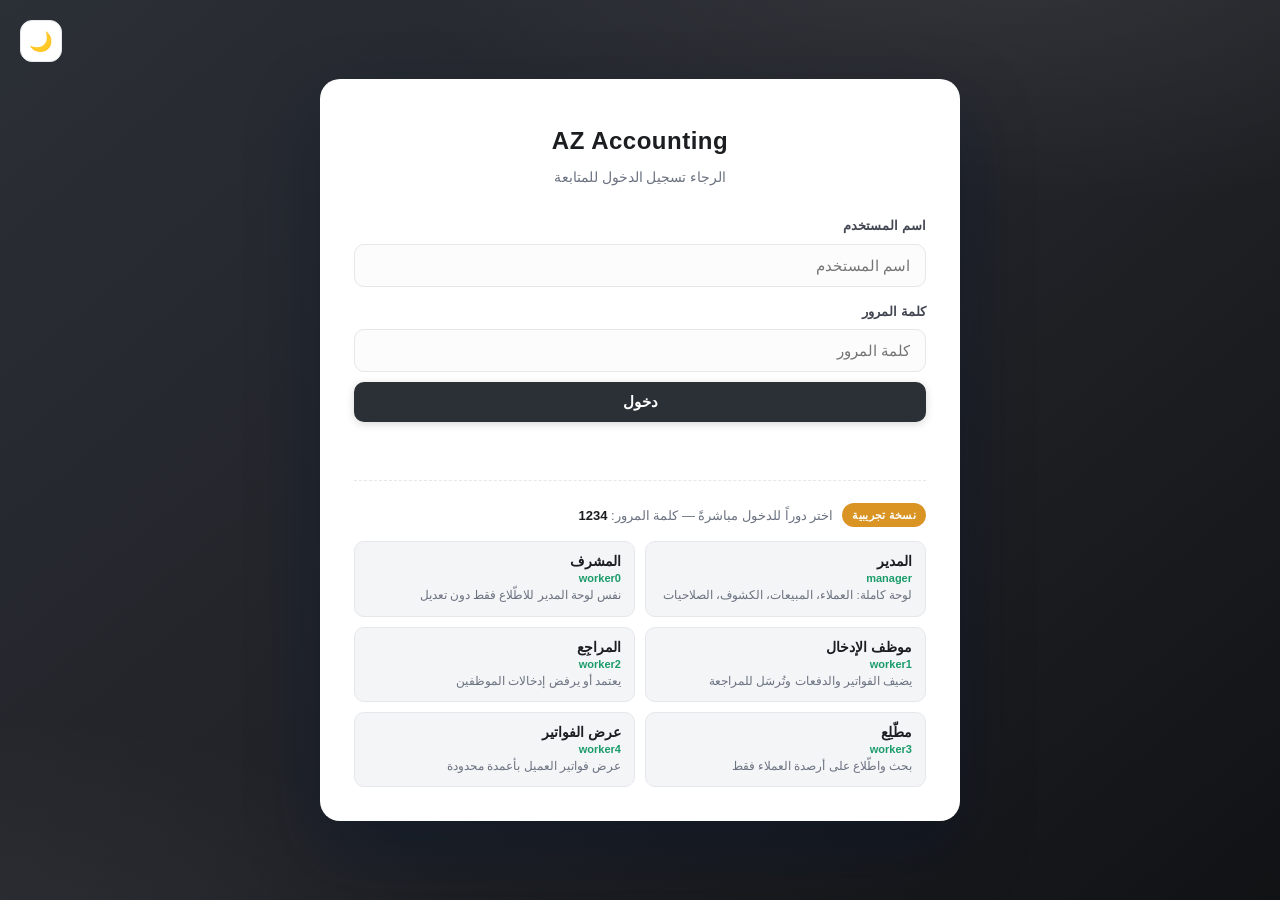
<file: index.html>
<!DOCTYPE html>
<html lang="ar" dir="rtl">
<head>
  <meta charset="UTF-8" />
  <meta name="viewport" content="width=device-width, initial-scale=1.0" />
  <title>AZ Accounting — نسخة تجريبية</title>
  <link rel="icon" type="image/svg+xml" href="assets/logo.svg" />
  <script>
    /* ضبط الوضع (فاتح/ليلي) مبكراً لتجنّب وميض الشاشة */
    (function () {
      try {
        var t = localStorage.getItem("app_theme");
        if (!t) t = matchMedia("(prefers-color-scheme: dark)").matches ? "dark" : "light";
        document.documentElement.setAttribute("data-theme", t);
      } catch (e) {}
    })();
  </script>
  <link rel="stylesheet" href="css/styles.css?v=demo1" />
</head>
<body>

  <!-- ===================== شاشة تسجيل الدخول ===================== -->
  <section id="login-screen" class="login-screen">
    <button id="login-theme-toggle" class="theme-toggle login-theme-toggle" aria-label="تبديل الوضع الليلي"></button>
    <div class="login-card">
      <h1>AZ Accounting</h1>
      <p class="login-sub">الرجاء تسجيل الدخول للمتابعة</p>

      <form id="login-form" autocomplete="off">
        <label for="username">اسم المستخدم</label>
        <input type="text" id="username" placeholder="اسم المستخدم" required />

        <label for="password">كلمة المرور</label>
        <input type="password" id="password" placeholder="كلمة المرور" required />

        <div id="captcha-box" class="captcha-box"></div>

        <button type="submit" class="btn btn-primary btn-block">دخول</button>
        <p id="login-error" class="login-error"></p>
      </form>

      <!-- بطاقة الدخول السريع (النسخة التجريبية فقط) -->
      <div id="demo-accounts" class="demo-accounts"></div>
    </div>
  </section>

  <!-- ===================== شاشة انتظار موافقة المدير ===================== -->
  <section id="waiting-screen" class="login-screen hidden">
    <div class="login-card">
      <div class="approve-spinner"></div>
      <h1>في انتظار موافقة المدير</h1>
      <p class="login-sub">تم إرسال طلب دخولك. سيتمكّن المدير من الموافقة عليه للسماح لك بالدخول.</p>
      <p class="demo-note">في النسخة التجريبية تتم الموافقة تلقائياً بعد لحظات لعرض هذه الخطوة.</p>
      <button type="button" class="btn btn-outline btn-block" onclick="cancelWaiting()">إلغاء</button>
    </div>
  </section>

  <!-- ===================== التطبيق ===================== -->
  <div id="app" class="app hidden">
    <header class="topbar">
      <div class="topbar-right">
        <div class="brand">AZ Accounting</div>
        <span class="demo-chip topbar-chip">نسخة تجريبية</span>
      </div>
      <div class="topbar-left">
        <span id="current-user" class="current-user"></span>
        <button id="demo-reset" class="btn btn-ghost" title="استرجاع البيانات التجريبية الأصلية">إعادة تعيين البيانات</button>
        <button id="theme-toggle" class="theme-toggle" aria-label="تبديل الوضع الليلي"></button>
        <button id="logout-btn" class="btn btn-ghost">تسجيل الخروج</button>
      </div>
    </header>

    <!-- ===================== واجهة الموظف (worker1) ===================== -->
    <main id="employee-view" class="view hidden">
      <div class="container">
        <nav class="tabs">
          <button class="tab active" data-emp="add" onclick="empShow('add')">إضافة</button>
          <button class="tab" data-emp="rejected" onclick="empShow('rejected')">المرفوضات <span id="rej-badge" class="tab-badge hidden">0</span></button>
        </nav>

        <div id="emp-add" class="emp-panel">
          <div class="section-head">
            <h2 class="page-title" style="margin:0">البحث عن عميل</h2>
            <div class="btn-group">
              <button class="btn btn-primary btn-sm" onclick="addCustomerForm()">+ إضافة عميل جديد</button>
              <button class="btn btn-outline btn-sm" onclick="openCancelledForm()">+ فاتورة ملغية</button>
            </div>
          </div>

          <div class="search-bar">
            <input type="text" id="employee-search" placeholder="اكتب اسم العميل ثم اضغط بحث..." />
            <button id="employee-search-btn" class="btn btn-primary">بحث</button>
          </div>

          <div id="employee-results" class="results"></div>
        </div>

        <div id="emp-rejected" class="emp-panel hidden"></div>
      </div>
    </main>

    <!-- ===================== واجهة الاطّلاع فقط (worker3) ===================== -->
    <main id="viewer-view" class="view hidden">
      <div class="container">
        <div id="viewer-search-panel">
          <div class="section-head">
            <h2 class="page-title" style="margin:0">البحث عن عميل</h2>
          </div>
          <div class="search-bar">
            <input type="text" id="viewer-search" placeholder="اكتب اسم العميل ثم اضغط بحث..." />
            <button id="viewer-search-btn" class="btn btn-primary">بحث</button>
          </div>
          <div id="viewer-results" class="results"></div>
        </div>
        <div id="viewer-profile-panel" class="hidden">
          <button class="btn btn-outline btn-back" onclick="viewerBackToSearch()">↩ العودة إلى البحث</button>
          <div id="viewer-profile-content"></div>
        </div>
      </div>
    </main>

    <!-- ===================== واجهة عرض الفواتير فقط (worker4) ===================== -->
    <main id="billsview-view" class="view hidden">
      <div class="container">
        <div id="bv-search-panel">
          <div class="section-head">
            <h2 class="page-title" style="margin:0">البحث عن عميل</h2>
          </div>
          <div class="search-bar">
            <input type="text" id="bv-search" placeholder="اكتب اسم العميل ثم اضغط بحث..." />
            <button id="bv-search-btn" class="btn btn-primary">بحث</button>
          </div>
          <div id="bv-results" class="results"></div>
        </div>
        <div id="bv-profile-panel" class="hidden">
          <button class="btn btn-outline btn-back" onclick="billsViewBackToSearch()">↩ العودة إلى البحث</button>
          <div id="bv-profile-content"></div>
        </div>
      </div>
    </main>

    <!-- ===================== واجهة المراجِع (worker2) ===================== -->
    <main id="review-view" class="view hidden">
      <div class="container">
        <div class="section-head">
          <h2 class="page-title" style="margin:0">مراجعة إدخالات الموظفين</h2>
        </div>
        <div id="review-content"></div>
      </div>
    </main>

    <!-- ===================== واجهة المدير ===================== -->
    <main id="manager-view" class="view hidden">
      <div class="container">
        <nav class="tabs">
          <button class="tab active" data-tab="clients">العملاء</button>
          <button class="tab" data-tab="daily">المبيعات اليومية</button>
          <button class="tab" data-tab="activity">الحركة اليومية</button>
          <button class="tab" data-tab="monthly">المبيعات الشهرية</button>
          <button class="tab" data-tab="statement">كشف الحسابات</button>
          <button class="tab" data-tab="allbills">جميع الفواتير</button>
          <button class="tab hidden" data-tab="allpays">جميع الدفعات والحركات</button>
          <button class="tab" data-tab="credit">الأرصدة الدائنة</button>
          <button class="tab" data-tab="cancelled">الفواتير الملغية</button>
          <button class="tab" data-tab="rejected">المرفوضات</button>
          <button class="tab" data-tab="requests">طلبات الدخول <span id="req-badge" class="tab-badge hidden">0</span></button>
          <button class="tab" data-tab="users">المستخدمون</button>
        </nav>

        <div id="tab-clients" class="tab-panel active"></div>
        <div id="tab-daily" class="tab-panel"></div>
        <div id="tab-activity" class="tab-panel"></div>
        <div id="tab-monthly" class="tab-panel"></div>
        <div id="tab-statement" class="tab-panel"></div>
        <div id="tab-allbills" class="tab-panel"></div>
        <div id="tab-allpays" class="tab-panel"></div>
        <div id="tab-credit" class="tab-panel"></div>
        <div id="tab-cancelled" class="tab-panel"></div>
        <div id="tab-rejected" class="tab-panel"></div>
        <div id="tab-requests" class="tab-panel"></div>
        <div id="tab-users" class="tab-panel"></div>
      </div>
    </main>

    <!-- ===================== صفحة ملف العميل ===================== -->
    <main id="client-view" class="view hidden">
      <div class="container">
        <button id="client-back" class="btn btn-outline btn-back">↩ العودة إلى قائمة العملاء</button>
        <div id="client-content"></div>
      </div>
    </main>

    <!-- ===================== صفحة فرعية للعميل (فواتير/دفعات/كشف/تحليلات) ===================== -->
    <main id="subpage-view" class="view hidden">
      <div class="container">
        <button id="subpage-back" class="btn btn-outline btn-back">↩ العودة إلى ملف العميل</button>
        <div id="subpage-content"></div>
      </div>
    </main>
  </div>

  <!-- ===================== نافذة منبثقة عامة (نماذج) ===================== -->
  <div id="modal-overlay" class="modal-overlay hidden">
    <div class="modal">
      <div class="modal-header">
        <h3 id="modal-title"></h3>
        <button type="button" class="modal-close" onclick="closeModal()" aria-label="إغلاق">&times;</button>
      </div>
      <div id="modal-body" class="modal-body"></div>
    </div>
  </div>

  <!-- ===================== نافذة التأكيد ===================== -->
  <div id="confirm-overlay" class="modal-overlay confirm-overlay hidden">
    <div class="modal modal-sm">
      <div class="modal-header">
        <h3 id="confirm-title"></h3>
      </div>
      <div class="modal-body">
        <p id="confirm-message" class="info-line" style="margin-bottom:0"></p>
        <div class="modal-actions">
          <button id="confirm-yes" class="btn btn-success">تأكيد</button>
          <button id="confirm-cancel" class="btn btn-outline">إلغاء</button>
        </div>
      </div>
    </div>
  </div>

  <!-- تنبيه صغير -->
  <div id="toast" class="toast hidden"></div>

  <script src="js/config.js?v=demo1"></script>
  <script src="js/demo-data.js?v=demo1"></script>
  <script src="js/data.js?v=demo1"></script>
  <script src="js/store.js?v=demo1"></script>
  <script src="js/app.js?v=demo1"></script>
  <script src="js/demo.js?v=demo1"></script>
</body>
</html>
</file>
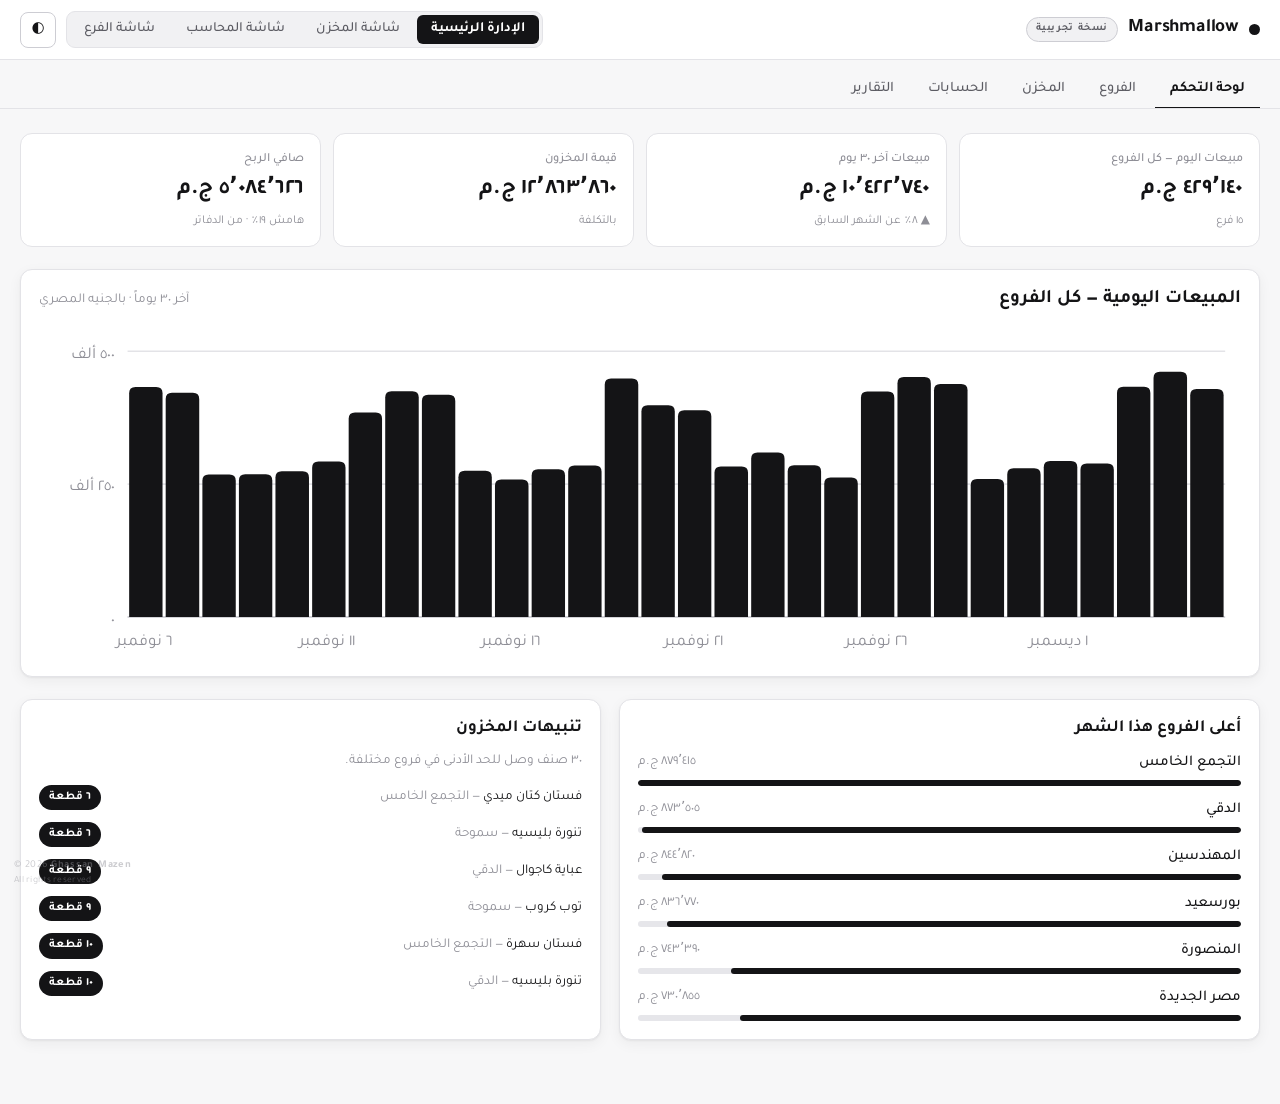
<file: marshmallow/index.html>
<!doctype html>
<html lang="ar" dir="rtl">
<head>
  <meta charset="utf-8">
  <meta name="viewport" content="width=device-width, initial-scale=1, viewport-fit=cover">
  <meta name="description" content="نسخة تجريبية لنظام Marshmallow — إدارة رئيسية ومخزن ومحاسبة وتقارير وخمسة عشر فرعاً. بيانات وهمية بالكامل.">
  <meta name="author" content="Ghassan Mazen">
  <meta name="copyright" content="© 2026 Ghassan Mazen. All rights reserved.">
  <meta name="robots" content="noindex">
  <link rel="icon" href="data:image/svg+xml,%3Csvg%20xmlns%3D%27http%3A%2F%2Fwww.w3.org%2F2000%2Fsvg%27%20viewBox%3D%270%200%2032%2032%27%3E%3Crect%20width%3D%2732%27%20height%3D%2732%27%20rx%3D%277%27%20fill%3D%27%23141416%27%2F%3E%3Ccircle%20cx%3D%2716%27%20cy%3D%2716%27%20r%3D%276%27%20fill%3D%27%23fff%27%2F%3E%3C%2Fsvg%3E">
  <style>
    :root { color-scheme: light;
      padding-top: env(safe-area-inset-top, 0px);
      padding-bottom: env(safe-area-inset-bottom, 0px); }
    body { margin: 0; font: 14px system-ui, sans-serif; }
    img { max-width: 100%; }
    [hidden] { display: none !important; }
  </style>
<!--
  Marshmallow — Retail Management System (demonstration build)
  © 2026 Ghassan Mazen. All rights reserved.
-->
<title>Marshmallow</title>
<link rel="stylesheet" href="https://fonts.googleapis.com/css2?family=IBM+Plex+Mono:wght@400;500&family=Tajawal:wght@400;500;700&display=swap">
<style>
  /* Layout: RTL app shell — monochrome. Top bar with console/branch switch, tab row, 1320px column.
     No hue anywhere: state is carried by weight, fill and border style, never colour. */
  :root {
    --bg:#f7f7f8; --surface:#ffffff; --surface-2:#f1f1f3; --surface-3:#e6e6ea;
    --ink:#141416; --ink-2:#5c5c63; --ink-3:#8e8e96;
    --line:#e3e3e7; --line-2:#cdcdd3;
    --accent:#141416; --on-accent:#ffffff;
    --shadow:0 1px 2px rgba(20,20,22,.05), 0 4px 14px rgba(20,20,22,.05);
    --radius:12px;
    --font:"Tajawal", system-ui, "Segoe UI", sans-serif;
    --mono:"IBM Plex Mono", ui-monospace, Menlo, monospace;
  }
  @media (prefers-color-scheme: dark) {
    :root:not([data-theme="light"]) {
      --bg:#0e0e10; --surface:#161618; --surface-2:#1e1e21; --surface-3:#2a2a2f;
      --ink:#f2f2f4; --ink-2:#a8a8b0; --ink-3:#74747c;
      --line:#2a2a2e; --line-2:#3c3c43;
      --accent:#f2f2f4; --on-accent:#141416;
      --shadow:0 1px 2px rgba(0,0,0,.45), 0 4px 16px rgba(0,0,0,.4);
      color-scheme: dark;
    }
  }
  :root[data-theme="dark"] {
    --bg:#0e0e10; --surface:#161618; --surface-2:#1e1e21; --surface-3:#2a2a2f;
    --ink:#f2f2f4; --ink-2:#a8a8b0; --ink-3:#74747c;
    --line:#2a2a2e; --line-2:#3c3c43;
    --accent:#f2f2f4; --on-accent:#141416;
    --shadow:0 1px 2px rgba(0,0,0,.45), 0 4px 16px rgba(0,0,0,.4);
    color-scheme: dark;
  }

  * { box-sizing:border-box; }
  body { background:var(--bg); color:var(--ink); font-family:var(--font); direction:rtl;
         font-size:15px; line-height:1.6; -webkit-font-smoothing:antialiased; }
  h1,h2,h3,h4 { margin:0; line-height:1.25; font-weight:700; }
  p { margin:0; }
  button { font-family:inherit; font-size:inherit; cursor:pointer; }
  input, select, textarea { font-family:inherit; font-size:14px; }

  .topbar { position:sticky; top:env(safe-area-inset-top,0px); z-index:30;
    background:color-mix(in srgb, var(--surface) 92%, transparent); backdrop-filter:saturate(160%) blur(10px);
    border-bottom:1px solid var(--line); display:flex; align-items:center; justify-content:space-between;
    gap:14px; flex-wrap:wrap; padding:11px 20px; }
  .brandmark { display:flex; align-items:center; gap:10px; }
  .dot { width:11px; height:11px; border-radius:50%; background:var(--accent); flex:none; }
  .wordmark { font-size:19px; font-weight:700; letter-spacing:-.01em; }
  .chip-demo { font-size:10.5px; font-weight:700; letter-spacing:.06em; background:var(--surface-2);
    color:var(--ink-2); padding:3px 9px; border-radius:999px; border:1px solid var(--line-2); }
  .topright { display:flex; align-items:center; gap:10px; flex-wrap:wrap; }
  .seg { display:flex; background:var(--surface-2); border:1px solid var(--line); border-radius:9px; padding:3px; gap:3px; }
  .seg button { border:none; background:none; color:var(--ink-2); padding:6px 14px; border-radius:6px; font-weight:500; font-size:14px; }
  .seg button[aria-pressed="true"] { background:var(--accent); color:var(--on-accent); font-weight:700; }
  select.pick, input.fld, select.fld { padding:7px 11px; border:1px solid var(--line-2); border-radius:8px;
    background:var(--surface); color:var(--ink); }
  input.fld:focus, select.fld:focus, select.pick:focus, .srch:focus { outline:2px solid var(--accent); outline-offset:1px; }
  .iconbtn { border:1px solid var(--line-2); background:var(--surface); color:var(--ink); width:36px; height:36px;
    border-radius:8px; font-size:15px; line-height:1; display:inline-flex; align-items:center; justify-content:center; }

  .tabrow { display:flex; gap:4px; overflow-x:auto; padding:12px 20px 0; border-bottom:1px solid var(--line);
    background:var(--bg); position:sticky; top:calc(env(safe-area-inset-top,0px) + 58px); z-index:20; }
  .tabrow button { border:none; background:none; color:var(--ink-2); white-space:nowrap; padding:9px 15px;
    border-radius:8px 8px 0 0; font-weight:500; font-size:14.5px; border-bottom:2px solid transparent; margin-bottom:-1px; }
  .tabrow button:hover { color:var(--ink); background:var(--surface-2); }
  .tabrow button[aria-selected="true"] { color:var(--ink); border-bottom-color:var(--accent); font-weight:700; }

  .subnav { display:flex; gap:6px; flex-wrap:wrap; }
  .subnav button { border:1px solid var(--line); background:var(--surface); color:var(--ink-2);
    padding:6px 13px; border-radius:999px; font-size:13.5px; font-weight:500; }
  .subnav button[aria-pressed="true"] { background:var(--accent); color:var(--on-accent); border-color:var(--accent); font-weight:700; }

  .wrap { max-width:1320px; margin-inline:auto; padding-inline:20px; padding-block:24px 64px; }
  .stack { display:flex; flex-direction:column; gap:22px; }
  .stack-s { display:flex; flex-direction:column; gap:12px; }
  .row { display:flex; gap:12px; flex-wrap:wrap; align-items:center; }
  .sechead { display:flex; align-items:baseline; justify-content:space-between; gap:12px; flex-wrap:wrap; }
  .sechead h2 { font-size:19px; }
  .sub { color:var(--ink-3); font-size:13.5px; }
  .card { background:var(--surface); border:1px solid var(--line); border-radius:var(--radius); box-shadow:var(--shadow); }
  .card-pad { padding:18px; }

  .tiles { display:grid; grid-template-columns:repeat(auto-fit, minmax(180px,1fr)); gap:12px; }
  .tile { background:var(--surface); border:1px solid var(--line); border-radius:var(--radius); padding:15px 16px;
    display:flex; flex-direction:column; gap:3px; min-width:0; }
  .tile .lbl { font-size:12.5px; color:var(--ink-3); font-weight:500; }
  .tile .val { font-size:23px; font-weight:700; letter-spacing:-.015em; font-variant-numeric:tabular-nums; }
  .tile .meta { font-size:12px; color:var(--ink-3); }

  .tscroll { overflow-x:auto; border:1px solid var(--line); border-radius:var(--radius); background:var(--surface); }
  .tscroll.tall { max-height:560px; overflow-y:auto; }
  table { border-collapse:collapse; width:100%; font-size:14px; }
  th, td { text-align:right; padding:10px 13px; border-bottom:1px solid var(--line); white-space:nowrap; }
  thead th { font-size:12px; font-weight:500; color:var(--ink-3); background:var(--surface-2); position:sticky; top:0; z-index:1; }
  tbody tr:last-child td { border-bottom:none; }
  tbody tr.clickable { cursor:pointer; }
  tbody tr.clickable:hover { background:var(--surface-2); }
  tr.totalrow td { font-weight:700; background:var(--surface-2); }
  .n { font-variant-numeric:tabular-nums; }
  .code { font-family:var(--mono); font-size:12.5px; color:var(--ink-3); direction:ltr; display:inline-block; }

  /* الحالات بالوزن لا باللون */
  .badge { display:inline-block; font-size:12px; font-weight:500; padding:2px 9px; border-radius:999px;
           border:1px solid transparent; }
  .b-quiet { background:var(--surface-2); color:var(--ink-3); }
  .b-mark  { background:var(--surface); color:var(--ink); border-color:var(--line-2); font-weight:700; }
  .b-loud  { background:var(--accent); color:var(--on-accent); font-weight:700; }
  .b-dash  { background:var(--surface); color:var(--ink-2); border:1px dashed var(--line-2); }

  .minibar { height:6px; border-radius:3px; background:var(--surface-3); overflow:hidden; min-width:90px; }
  .minibar i { display:block; height:100%; background:var(--accent); border-radius:3px; }

  .btn { border:1px solid var(--line-2); background:var(--surface); color:var(--ink); padding:9px 15px;
         border-radius:9px; font-weight:500; }
  .btn:hover { background:var(--surface-2); }
  .btn-primary { background:var(--accent); border-color:var(--accent); color:var(--on-accent); font-weight:700; }
  .btn-primary:hover { opacity:.88; }
  .btn:disabled, .btn-primary:disabled { opacity:.4; cursor:not-allowed; }
  .btn-sm { padding:6px 11px; font-size:13.5px; }

  .notice { display:flex; gap:10px; align-items:flex-start; background:var(--surface-2);
    border:1px solid var(--line); border-inline-start:3px solid var(--accent); border-radius:10px;
    border-start-start-radius:0; border-end-start-radius:0;
    padding:12px 15px; font-size:13.5px; color:var(--ink-2); }
  .notice b { color:var(--ink); }

  .chartbox { position:relative; }
  svg.chart { display:block; width:100%; height:auto; direction:ltr; }
  .tip { position:absolute; pointer-events:none; opacity:0; transition:opacity .12s; background:var(--accent);
    color:var(--on-accent); font-size:12.5px; font-weight:500; padding:6px 10px; border-radius:7px;
    white-space:nowrap; transform:translate(-50%,-130%); z-index:5; }
  .tip.on { opacity:1; }

  /* شبكة المقاسات والألوان — تدرّج رمادي للكمية، وإطار متقطّع للصفر */
  .vgrid { border-collapse:separate; border-spacing:3px; }
  .vgrid th { background:none; font-size:12px; color:var(--ink-3); padding:4px 8px; position:static; }
  .vgrid td { border:none; padding:0; }
  .vcell { display:flex; align-items:center; justify-content:center; min-width:52px; height:40px;
    border-radius:8px; font-weight:700; font-variant-numeric:tabular-nums; font-size:14px; border:1px solid var(--line); }
  .vcell.q0 { background:var(--surface); color:var(--ink-3); border:1px dashed var(--line-2); }
  .vcell.q1 { background:var(--surface-2); color:var(--ink-2); }
  .vcell.q2 { background:var(--surface-3); color:var(--ink); }
  .vcell.q3 { background:var(--accent); color:var(--on-accent); border-color:var(--accent); }
  button.vcell:hover:not(:disabled) { outline:2px solid var(--accent); outline-offset:1px; }
  button.vcell:disabled { opacity:.55; cursor:not-allowed; }
  .legend { display:flex; gap:14px; flex-wrap:wrap; font-size:12px; color:var(--ink-3); align-items:center; }
  .legend i { display:inline-block; width:12px; height:12px; border-radius:3px; margin-inline-end:5px; vertical-align:-2px; }

  .poswrap { display:grid; grid-template-columns:1fr 340px; gap:18px; align-items:start; }
  @media (max-width:940px){ .poswrap{ grid-template-columns:1fr; } }
  .pgrid { display:grid; grid-template-columns:repeat(auto-fill, minmax(168px,1fr)); gap:11px; }
  .pcard { background:var(--surface); border:1px solid var(--line); border-radius:11px; padding:13px;
    text-align:right; display:flex; flex-direction:column; gap:5px; min-width:0; }
  .pcard:hover { border-color:var(--accent); box-shadow:var(--shadow); }
  .pcard .nm { font-weight:700; font-size:14.5px; }
  .pcard .pr { font-weight:700; font-variant-numeric:tabular-nums; font-size:14px; }
  .pcard .av { font-size:11.5px; color:var(--ink-3); }
  .cart { position:sticky; top:132px; display:flex; flex-direction:column; }
  .cart-head { padding:14px 16px; border-bottom:1px solid var(--line); display:flex; justify-content:space-between; align-items:center; }
  .cart-items { display:flex; flex-direction:column; max-height:330px; overflow-y:auto; }
  .citem { display:grid; grid-template-columns:1fr auto auto; gap:8px; align-items:center; padding:10px 16px;
    border-bottom:1px solid var(--line); font-size:13.5px; }
  .citem .cn b { display:block; font-size:13.5px; }
  .citem .cn span { color:var(--ink-3); font-size:11.5px; }
  .xbtn { border:none; background:none; color:var(--ink-3); font-size:16px; padding:0 4px; line-height:1; }
  .xbtn:hover { color:var(--ink); }
  .cart-foot { padding:14px 16px; display:flex; flex-direction:column; gap:10px; }
  .ttl { display:flex; justify-content:space-between; font-size:13.5px; color:var(--ink-2); }
  .ttl.grand { font-size:18px; font-weight:700; color:var(--ink); padding-top:9px; border-top:1px solid var(--line); }
  .empty { padding:30px 16px; text-align:center; color:var(--ink-3); font-size:13.5px; }

  .ovl { position:fixed; inset:0; background:rgba(10,10,12,.55); display:flex; align-items:center;
    justify-content:center; padding:20px; z-index:50; }
  .modal { background:var(--surface); border:1px solid var(--line); border-radius:14px; max-width:740px; width:100%;
    max-height:88vh; overflow-y:auto; box-shadow:0 24px 60px rgba(0,0,0,.35); }
  .modal.wide { max-width:940px; }
  .modal-h { display:flex; justify-content:space-between; align-items:center; gap:12px; padding:16px 18px;
    border-bottom:1px solid var(--line); position:sticky; top:0; background:var(--surface); z-index:2; }
  .modal-b { padding:18px; display:flex; flex-direction:column; gap:16px; }

  .toast { position:fixed; bottom:24px; left:50%; transform:translateX(-50%); background:var(--accent);
    color:var(--on-accent); padding:11px 22px; border-radius:999px; font-weight:700; font-size:14px;
    z-index:60; box-shadow:0 8px 24px rgba(0,0,0,.3); }

  .srch { padding:9px 13px; border:1px solid var(--line-2); border-radius:9px; background:var(--surface);
    color:var(--ink); min-width:180px; }
  .backlink { border:none; background:none; color:var(--ink); font-weight:700; padding:0; font-size:14px; text-decoration:underline; text-underline-offset:3px; }

  /* ختم حقوق الملكية — زاوية ثابتة، باهت ولا يعترض أي ضغطة */
  .copyright {
    position: fixed; left: 14px;
    bottom: calc(env(safe-area-inset-bottom, 0px) + 12px);
    z-index: 5; pointer-events: none;
    font-size: 10.5px; line-height: 1.5; letter-spacing: .04em;
    color: var(--ink-3); opacity: .45; text-align: left; direction: ltr;
  }
  .copyright b { font-weight: 600; letter-spacing: .07em; }
  .copyright span { display: block; font-size: 9.5px; letter-spacing: .03em; }
  @media (max-width: 600px) { .copyright { font-size: 9px; opacity: .38; } }
  @media print { .copyright { opacity: .7; } }

  /* صور الأصناف */
  .thumb { width:44px; height:52px; border-radius:7px; object-fit:cover; display:block;
    border:1px solid var(--line); background:var(--surface-2); }
  .thumb-ph { width:44px; height:52px; border-radius:7px; border:1px dashed var(--line-2);
    background:var(--surface-2); display:flex; align-items:center; justify-content:center;
    color:var(--ink-3); font-size:15px; }
  .thumb-lg { width:120px; height:144px; }
  .thumb-ph .gl { width:22px; height:22px; }
  .thumb-ph.thumb-lg .gl { width:48px; height:48px; }
  .pthumb-ph .gl { width:40px; height:40px; }
  .pthumb { width:100%; aspect-ratio:3/4; border-radius:8px; object-fit:cover; display:block;
    border:1px solid var(--line); background:var(--surface-2); margin-bottom:4px; }
  .pthumb-ph { width:100%; aspect-ratio:3/4; border-radius:8px; border:1px dashed var(--line-2);
    background:var(--surface-2); display:flex; align-items:center; justify-content:center;
    color:var(--ink-3); font-size:22px; margin-bottom:4px; }
  .drop { border:1px dashed var(--line-2); border-radius:10px; padding:14px; display:flex;
    gap:14px; align-items:center; background:var(--surface-2); }
  .drop input[type=file] { position:absolute; width:1px; height:1px; opacity:0; pointer-events:none; }
  label.filebtn { display:inline-block; border:1px solid var(--line-2); background:var(--surface);
    color:var(--ink); padding:7px 14px; border-radius:9px; font-weight:500; font-size:13.5px; cursor:pointer; }
  label.filebtn:hover { background:var(--surface-3); }

  /* الفلاتر */
  .filters { display:flex; gap:10px; flex-wrap:wrap; align-items:flex-end; background:var(--surface);
    border:1px solid var(--line); border-radius:var(--radius); padding:14px 16px; }
  .f { display:flex; flex-direction:column; gap:4px; min-width:0; }
  .f label { font-size:11.5px; color:var(--ink-3); font-weight:500; }
  .chips { display:flex; gap:6px; flex-wrap:wrap; }
  .chips button { border:1px solid var(--line-2); background:var(--surface); color:var(--ink-2);
    padding:5px 11px; border-radius:999px; font-size:13px; font-weight:500; }
  .chips button[aria-pressed="true"] { background:var(--accent); color:var(--on-accent); border-color:var(--accent); font-weight:700; }

  /* نموذج */
  .grid2 { display:grid; grid-template-columns:repeat(auto-fit,minmax(200px,1fr)); gap:12px; }
  .fieldset { border:1px solid var(--line); border-radius:10px; padding:14px; display:flex; flex-direction:column; gap:12px; }
  .fieldset > h4 { font-size:13.5px; color:var(--ink-2); font-weight:700; }
  .f-full { display:flex; flex-direction:column; gap:5px; }
  .f-full label { font-size:12.5px; color:var(--ink-2); font-weight:500; }
  .f-full input, .f-full select { width:100%; padding:9px 12px; border:1px solid var(--line-2);
    border-radius:8px; background:var(--surface); color:var(--ink); }
  .hint { font-size:12px; color:var(--ink-3); }
  .jline { display:grid; grid-template-columns:1fr 130px 130px 32px; gap:8px; align-items:center; }
  @media (max-width:700px){ .jline{ grid-template-columns:1fr 1fr; } }
  .balrow { display:flex; justify-content:space-between; gap:12px; font-size:14px; padding:10px 12px;
    background:var(--surface-2); border-radius:8px; font-variant-numeric:tabular-nums; }
  .balrow.bad b { text-decoration:underline; text-decoration-style:wavy; text-underline-offset:3px; }
  @media (prefers-reduced-motion: reduce){ * { transition:none !important; } }
</style>
</head>
<body>


<div class="topbar">
  <div class="brandmark"><span class="dot"></span><span class="wordmark">Marshmallow</span>
    <span class="chip-demo">نسخة تجريبية</span></div>
  <div class="topright">
    <div class="seg" role="group" aria-label="اختيار الواجهة">
      <button id="m-admin" aria-pressed="true">الإدارة الرئيسية</button>
      <button id="m-wh" aria-pressed="false">شاشة المخزن</button>
      <button id="m-acc" aria-pressed="false">شاشة المحاسب</button>
      <button id="m-branch" aria-pressed="false">شاشة الفرع</button>
    </div>
    <select class="pick" id="bpick" hidden aria-label="اختيار الفرع"></select>
    <button class="iconbtn" id="themer" aria-label="تبديل المظهر">◐</button>
  </div>
</div>
<nav class="tabrow" id="tabs" role="tablist"></nav>
<div class="wrap"><div id="view" class="stack"></div></div>
<div id="layer"></div>
<div class="copyright">© 2026 <b>Ghassan Mazen</b><span>All rights reserved</span></div>

<script>
/* ============================================================
   بيانات تجريبية ثابتة — وهمية بالكامل
   ============================================================ */
function mulberry32(a){return function(){a|=0;a=a+0x6D2B79F5|0;let t=Math.imul(a^a>>>15,1|a);t=t+Math.imul(t^t>>>7,61|t)^t;return((t^t>>>14)>>>0)/4294967296;};}
const R = mulberry32(72026);
const ri=(a,b)=>a+Math.floor(R()*(b-a+1));
const pick=a=>a[Math.floor(R()*a.length)];
const r5=n=>Math.round(n/5)*5;

const AR  = n => (Math.round(Number(n)||0)).toLocaleString('ar-EG');
const EGP = n => AR(n)+' ج.م';
const KEGP= n => n>=1e6 ? AR(Math.round(n/1e5)/10)+' م' : n>=1000 ? AR(Math.round(n/1000))+' ألف' : AR(n);
const arD = s => String(s).replace(/[0-9]/g, d=>'٠١٢٣٤٥٦٧٨٩'[d]);
const esc = s => String(s==null?'':s).replace(/[&<>"']/g,c=>({'&':'&amp;','<':'&lt;','>':'&gt;','"':'&quot;',"'":'&#39;'}[c]));
const dmy = d => d.toLocaleDateString('ar-EG',{day:'numeric',month:'long',year:'numeric'});
const dm  = d => d.toLocaleDateString('ar-EG',{day:'numeric',month:'short'});
const iso = d => { const z=new Date(d); z.setMinutes(z.getMinutes()-z.getTimezoneOffset()); return z.toISOString().slice(0,10); };

const BRANCHES = [
  ['الزمالك','القاهرة','نهى سامي'],['مصر الجديدة','القاهرة','ريهام فؤاد'],
  ['المعادي','القاهرة','دينا عادل'],['مدينة نصر','القاهرة','منة الله حسن'],
  ['التجمع الخامس','القاهرة الجديدة','سارة مجدي'],['المهندسين','الجيزة','ياسمين طارق'],
  ['الشيخ زايد','الجيزة','هبة عمرو'],['٦ أكتوبر','الجيزة','مريم أشرف'],
  ['الدقي','الجيزة','نورهان سعيد'],['سموحة','الإسكندرية','إيمان رضا'],
  ['سان ستيفانو','الإسكندرية','أسماء كريم'],['طنطا','الغربية','فاطمة الزهراء'],
  ['المنصورة','الدقهلية','رنا وليد'],['أسيوط','أسيوط','شيماء محمود'],
  ['بورسعيد','بورسعيد','جيهان نبيل']
].map((b,i)=>({id:i+1,name:b[0],city:b[1],manager:b[2],weight:0.55+R()*0.9}));
const brName = id => (BRANCHES.find(b=>b.id===id)||{}).name || '—';

const SIZES   = ['S','M','L','XL'];
const PALETTE = ['أسود','أبيض','بيج','وردي','كحلي','زيتي','بني','نبيتي'];
const CATS    = ['فساتين','بلوزات','بناطيل','تنانير','جاكيتات','تريكو'];
const SEASONS = ['صيف ٢٠٢٦','ربيع ٢٠٢٦','شتاء ٢٠٢٥'];
const SUPPLIERS = ['مصنع الدلتا للنسيج','شركة النيل للأقمشة','مجموعة الشرق للملابس','تكس بورت للاستيراد','مصنع المحلة الكبرى'];
const SIZECODE = {S:'1',M:'2',L:'3',XL:'4',XXL:'5'};
/* قوالب جاهزة لكل تصنيف — تملأ المقاسات والألوان بضغطة واحدة */
const CAT_TPL = {
  'فساتين': { sizes:['S','M','L','XL'], colors:['أسود','بيج','وردي'] },
  'بلوزات': { sizes:['S','M','L'],      colors:['أبيض','أسود','وردي'] },
  'بناطيل': { sizes:['S','M','L','XL'], colors:['كحلي','أسود','بيج'] },
  'تنانير': { sizes:['S','M','L'],      colors:['أسود','بيج'] },
  'جاكيتات':{ sizes:['M','L','XL'],     colors:['كحلي','أسود','بني'] },
  'تريكو':  { sizes:['S','M','L','XL'], colors:['بيج','نبيتي','زيتي'] }
};

let styleSeq = 1000;
const STYLES = [
  ['فستان كتان ميدي',1450,'فساتين'],['بلوزة حرير',890,'بلوزات'],
  ['بنطلون واسع',980,'بناطيل'],    ['جاكيت دنيم',1650,'جاكيتات'],
  ['تنورة بليسيه',1120,'تنانير'],  ['قميص قطن',760,'بلوزات'],
  ['كارديجان صوف',1380,'تريكو'],   ['فستان سهرة',2750,'فساتين'],
  ['توب كروب',540,'بلوزات'],       ['بنطلون جينز',1250,'بناطيل'],
  ['عباية كاجوال',1890,'فساتين'],  ['جيب ميدي',1050,'تنانير'],
  ['بلوفر تريكو',1190,'تريكو'],    ['فستان صيفي',1320,'فساتين']
].map(s=>{
  const n=ri(3,4), cols=[], pool=PALETTE.slice();
  for(let i=0;i<n;i++) cols.push(pool.splice(Math.floor(R()*pool.length),1)[0]);
  return { code:'MRS-'+(++styleSeq), name:s[0], price:s[1], cat:s[2],
           cost:r5(s[1]*(0.38+R()*0.12)), colors:cols, sizes:SIZES.slice(),
           season:pick(SEASONS), reorder:ri(40,70), supplier:pick(SUPPLIERS),
           depth:0.5+R()*0.85, img:null };
});
const styleBy = c => STYLES.find(s=>s.code===c);
const vkey = (sz,cl)=> sz+'|'+cl;
const colIdx = cl => String(PALETTE.indexOf(cl)+1).padStart(2,'0');
const sku  = (s,sz,cl)=> s.code+'-'+SIZECODE[sz]+colIdx(cl);
const bcode= (s,sz,cl)=> '62'+s.code.slice(4)+SIZECODE[sz]+colIdx(cl)+
  String((s.code.slice(4)*7 + SIZECODE[sz]*3 + +colIdx(cl)) % 10000).padStart(4,'0');

const STOCK = {};
BRANCHES.forEach(b=>{ STOCK[b.id]={};
  STYLES.forEach(s=>{ const m={}; const dep = R()<0.12;
    s.colors.forEach(cl=> s.sizes.forEach(sz=>{
      if(dep){ m[vkey(sz,cl)] = R()<0.45?0:ri(1,3); return; }
      const base = R()<0.08?0:ri(1,16);
      m[vkey(sz,cl)] = Math.round(base*s.depth*((sz==='M'||sz==='L')?1.4:1));
    }));
    STOCK[b.id][s.code]=m; });
});
const branchQty = (bid,code)=> Object.values(STOCK[bid][code]||{}).reduce((a,c)=>a+c,0);
const totalQty  = code => BRANCHES.reduce((a,b)=>a+branchQty(b.id,code),0);
const stockValue= bid => STYLES.reduce((a,s)=>a+branchQty(bid,s.code)*s.cost,0);
/* المخزن الرئيسي: موقع مستقل عن الفروع، تدخله البضاعة من الموردين ثم تُوزَّع */
const WH_ID = 0;
STOCK[WH_ID] = {};
STYLES.forEach(s=>{ const m={}; s.colors.forEach(cl=> s.sizes.forEach(sz=>{ m[vkey(sz,cl)]=ri(20,90); }));
  STOCK[WH_ID][s.code]=m; });
const locName = id => +id===WH_ID ? 'المخزن الرئيسي' : brName(+id);
const LOCS = () => [[WH_ID,'المخزن الرئيسي'], ...BRANCHES.map(b=>[b.id,b.name])];
const qtyAt = (loc,code,sz,cl) => (STOCK[+loc] && STOCK[+loc][code]) ? (STOCK[+loc][code][vkey(sz,cl)]||0) : 0;
const whTotal = () => STYLES.reduce((a,s)=>a+branchQty(WH_ID,s.code),0);

const COMBOS=[]; BRANCHES.forEach(b=>STYLES.forEach(s=>COMBOS.push({b,s,q:branchQty(b.id,s.code)})));
COMBOS.sort((a,b)=>a.q-b.q);
const LOW_B = Math.round(COMBOS[Math.floor(COMBOS.length/2)].q*0.45);

/* ---------- المبيعات اليومية ---------- */
const DAYS=90;
const dayKey = d => { const x=new Date(); x.setDate(x.getDate()-d); x.setHours(0,0,0,0); return x; };
const DAILY={};
BRANCHES.forEach(b=>{ DAILY[b.id]=[];
  for(let d=DAYS-1; d>=0; d--){ const dt=dayKey(d), w=(dt.getDay()>=4&&dt.getDay()<=6)?1.45:1;
    DAILY[b.id].push({d:dt,total:Math.round(r5(b.weight*w*(1+(DAYS-d)/DAYS*0.18)*ri(9000,21000)))}); }});
const dailyAll = () => DAILY[1].map((_,i)=>({d:DAILY[1][i].d,total:BRANCHES.reduce((a,b)=>a+DAILY[b.id][i].total,0)}));
const monthSales = bid => DAILY[bid].slice(-30).reduce((a,x)=>a+x.total,0);
const todaySales = bid => DAILY[bid][DAILY[bid].length-1].total;

/* ---------- سجل الحركات الموحّد (كل الأنواع، كل الفروع، ٩٠ يوماً) ---------- */
const MTYPES = {
  sale:     {label:'بيع',    sign:-1},
  return:   {label:'مرتجع',  sign:+1},
  receipt:  {label:'توريد',  sign:+1},
  transfer: {label:'تحويل',  sign:0},
  count:    {label:'جرد',    sign:0}
};
let mSeq=4100;
const MOVES=[];
const PREFIX = {sale:'INV',return:'RET',receipt:'GRN',transfer:'TRF',count:'ADJ'};
function mkMove(bid,dt,kind,s,sz,cl,qty,extra){
  const m = { id: PREFIX[kind]+'-'+String(bid).padStart(2,'0')+'-'+(++mSeq),
    at:dt, bid, kind, code:s.code, name:s.name, size:sz, color:cl, qty,
    value: kind==='receipt'||kind==='count' ? qty*s.cost : qty*s.price,
    by: (BRANCHES.find(b=>b.id===bid)||{}).manager || '—' };
  Object.assign(m, extra||{}); MOVES.push(m); return m;
}
BRANCHES.forEach(b=>{
  for(let d=DAYS-1; d>=0; d--){
    const dt0 = dayKey(d);
    const mk = (h)=>{ const x=new Date(dt0); x.setHours(h, ri(0,59)); return x; };
    for(let i=0;i<ri(2,5);i++){ const s=pick(STYLES);
      mkMove(b.id, mk(ri(11,21)), R()<0.07?'return':'sale', s, pick(s.sizes), pick(s.colors), ri(1,2),
        {pay: pick(['كاش','كاش','فيزا','انستاباي'])}); }
    if (R()<0.11){ const s=pick(STYLES);
      mkMove(b.id, mk(ri(9,12)), 'receipt', s, pick(s.sizes), pick(s.colors), ri(8,40), {supplier:s.supplier}); }
    if (R()<0.07){ const s=pick(STYLES), to=pick(BRANCHES.filter(x=>x.id!==b.id));
      mkMove(b.id, mk(ri(10,16)), 'transfer', s, pick(s.sizes), pick(s.colors), ri(2,10), {to:to.id}); }
    if (R()<0.03){ const s=pick(STYLES);
      mkMove(b.id, mk(ri(18,21)), 'count', s, pick(s.sizes), pick(s.colors), ri(1,4),
        {reason: pick(['فرق جرد','تالف','مفقود'])}); }
  }
});
MOVES.sort((a,b)=>b.at-a.at);
const movesOf = bid => MOVES.filter(m=>m.bid===bid);
const last30Of = bid => { const cut=dayKey(29); return movesOf(bid).filter(m=>m.at>=cut); };

/* ============================================================
   المحاسبة — دليل حسابات وقيود متوازنة، وكل التقارير تُشتق منها
   ============================================================ */
const COA = [
  ['1110','النقدية بالخزينة','asset','الأصول المتداولة'],
  ['1120','البنك','asset','الأصول المتداولة'],
  ['1130','ذمم مدينة — عملاء','asset','الأصول المتداولة'],
  ['1140','المخزون','asset','الأصول المتداولة'],
  ['1210','أثاث وتجهيزات الفروع','asset','الأصول الثابتة'],
  ['1220','مجمع إهلاك الأثاث','contra_asset','الأصول الثابتة'],
  ['2110','الموردون','liability','الخصوم المتداولة'],
  ['2120','ضريبة القيمة المضافة','liability','الخصوم المتداولة'],
  ['2130','مصروفات مستحقة','liability','الخصوم المتداولة'],
  ['3110','رأس المال','equity','حقوق الملكية'],
  ['3120','أرباح محتجزة','equity','حقوق الملكية'],
  ['4110','إيرادات المبيعات','revenue','الإيرادات'],
  ['4120','مردودات المبيعات','contra_revenue','الإيرادات'],
  ['5110','تكلفة البضاعة المباعة','expense','تكلفة المبيعات'],
  ['5210','إيجارات الفروع','expense','مصروفات تشغيلية'],
  ['5220','رواتب وأجور','expense','مصروفات تشغيلية'],
  ['5230','كهرباء ومياه','expense','مصروفات تشغيلية'],
  ['5240','تسويق وإعلان','expense','مصروفات تشغيلية'],
  ['5250','نقل وشحن','expense','مصروفات تشغيلية'],
  ['5260','مصروفات متنوعة','expense','مصروفات تشغيلية'],
  ['5270','إهلاك','expense','مصروفات تشغيلية']
].map(a=>({code:a[0],name:a[1],type:a[2],group:a[3]}));
const accBy = c => COA.find(a=>a.code===c);
const DEBIT_NATURE = { asset:1, expense:1, contra_revenue:1, contra_asset:-1, liability:-1, equity:-1, revenue:-1 };

let jSeq=0;
const JOURNAL=[];
function je(date, desc, lines, src){
  const dr = lines.reduce((a,l)=>a+(l.dr||0),0), cr = lines.reduce((a,l)=>a+(l.cr||0),0);
  if (Math.abs(dr-cr) > 0.5) { const diff = Math.round(dr-cr);
    lines.push(diff>0 ? {acc:'3110',dr:0,cr:diff} : {acc:'3110',dr:-diff,cr:0}); }
  JOURNAL.push({ id:'JV-'+String(++jSeq).padStart(4,'0'), date, desc, src: src||'تلقائي',
                 lines: lines.map(l=>({acc:l.acc, dr:Math.round(l.dr||0), cr:Math.round(l.cr||0)})) });
}
let OPEN_INV = 0;
const OPEN_AP = 2380000;   // رصيد الموردين أول المدة
(function buildBooks(){
  OPEN_INV = BRANCHES.reduce((a,b)=>a+stockValue(b.id),0);
  je(dayKey(DAYS-1), 'أرصدة افتتاحية', [
    {acc:'1110',dr:780000}, {acc:'1120',dr:2150000}, {acc:'1140',dr:OPEN_INV},
    {acc:'1210',dr:4200000}, {acc:'1220',cr:880000}, {acc:'2110',cr:OPEN_AP}
  ], 'افتتاحي');

  for (let mo=2; mo>=0; mo--){
    const slice = dailyAll().slice(mo===0 ? -30 : -(30*(mo+1)), mo===0 ? undefined : -(30*mo));
    const gross = slice.reduce((a,d)=>a+d.total,0);
    const dt = slice[slice.length-1].d;
    const label = dt.toLocaleDateString('ar-EG',{month:'long',year:'numeric'});
    const vat  = Math.round(gross*14/114), net = gross-vat;
    const cash = Math.round(gross*0.58), card = gross-cash;
    je(dt, 'إثبات مبيعات الفروع — '+label,
      [{acc:'1110',dr:cash},{acc:'1120',dr:card},{acc:'4110',cr:net},{acc:'2120',cr:vat}]);
    const cogs = Math.round(net*0.43);
    je(dt, 'تكلفة البضاعة المباعة — '+label, [{acc:'5110',dr:cogs},{acc:'1140',cr:cogs}]);
    const rets = Math.round(gross*0.035);
    je(dt, 'مردودات مبيعات — '+label, [{acc:'4120',dr:rets},{acc:'1110',cr:rets}]);
    const purch = Math.round(cogs*1.15);
    je(dt, 'مشتريات بضاعة من الموردين — '+label, [{acc:'1140',dr:purch},{acc:'2110',cr:purch}]);
    /* مبيعات جملة بالآجل لعملاء الشركات — مصدر رصيد الذمم المدينة */
    const cred = Math.round(gross*0.08), credNet = Math.round(cred*100/114);
    je(dt, 'مبيعات جملة آجلة — '+label,
      [{acc:'1130',dr:cred},{acc:'4110',cr:credNet},{acc:'2120',cr:cred-credNet}]);
    je(dt, 'تحصيل من عملاء الجملة — '+label,
      [{acc:'1110',dr:Math.round(cred*0.68)},{acc:'1130',cr:Math.round(cred*0.68)}]);
    [['5210','إيجارات الفروع',1250000,'1120'],['5220','رواتب وأجور',1450000,'1110'],
     ['5230','كهرباء ومياه',240000,'1120'],['5240','تسويق وإعلان',310000,'1120'],
     ['5250','نقل وشحن',120000,'1110'],['5260','مصروفات متنوعة',85000,'1110']]
      .forEach(([a,nm,amt,cfrom])=> je(dt, nm+' — '+label, [{acc:a,dr:amt},{acc:cfrom,cr:amt}]));
    je(dt, 'إهلاك الأثاث والتجهيزات — '+label, [{acc:'5270',dr:72000},{acc:'1220',cr:72000}]);
    je(dt, 'إيداع نقدية الفروع بالبنك — '+label, [{acc:'1120',dr:3500000},{acc:'1110',cr:3500000}]);
    je(dt, 'سداد دفعة للموردين — '+label, [{acc:'2110',dr:Math.round(purch*0.75)},{acc:'1120',cr:Math.round(purch*0.75)}]);
    je(dt, 'توريد ضريبة القيمة المضافة — '+label, [{acc:'2120',dr:Math.round(vat*0.9)},{acc:'1120',cr:Math.round(vat*0.9)}]);
  }
})();

/* ---------- أرصدة أول المدة والعملاء ---------- */
const R2 = mulberry32(31337);
const SUP_SHARE = [0.28,0.23,0.20,0.16,0.13];
const OPEN_SUP = SUPPLIERS.map((n,i)=>({ name:n,
  open: i===SUPPLIERS.length-1
    ? OPEN_AP - SUP_SHARE.slice(0,-1).reduce((a,x)=>a+Math.round(OPEN_AP*x),0)
    : Math.round(OPEN_AP*SUP_SHARE[i]) }));
const OPEN_BR = (()=>{
  const cur = BRANCHES.map(b=>stockValue(b.id)), tot = cur.reduce((a,c)=>a+c,0);
  let acc = 0;
  return BRANCHES.map((b,i)=>{
    const stock = i===BRANCHES.length-1 ? OPEN_INV-acc : Math.round(OPEN_INV*cur[i]/tot);
    acc += stock;
    return { id:b.id, name:b.name, stock, account: Math.round((150000+R2()*750000)/500)*500 };
  });
})();
const CUSTOMERS = [
  'مجموعة سيتي ستارز للتجزئة','بوتيك لافاند — الإسكندرية','شركة رُوّاد الأزياء',
  'معرض الماسة للملابس','سلسلة زهرة الشرق','مؤسسة النخبة التجارية'
].map((n,i)=>({ name:n, share:[0.26,0.21,0.17,0.15,0.12,0.09][i], days:[12,28,45,7,62,21][i] }));

const jLines = () => JOURNAL.flatMap(j=>j.lines.map(l=>({...l, j})));
function accBal(code){
  let dr=0, cr=0;
  JOURNAL.forEach(j=>j.lines.forEach(l=>{ if(l.acc===code){ dr+=l.dr; cr+=l.cr; } }));
  return { dr, cr, bal: dr-cr };
}
function trialBalance(){
  return COA.map(a=>{ const b=accBal(a.code); return {...a, dr:b.dr, cr:b.cr,
    netDr: b.bal>0?b.bal:0, netCr: b.bal<0?-b.bal:0 }; }).filter(r=>r.dr||r.cr);
}
const sumType = t => COA.filter(a=>a.type===t).reduce((s,a)=>s+Math.abs(accBal(a.code).bal),0);
function pnl(){
  const rev = Math.abs(accBal('4110').bal), retn = Math.abs(accBal('4120').bal);
  const cogs= Math.abs(accBal('5110').bal);
  const ops = COA.filter(a=>a.type==='expense' && a.code!=='5110')
                 .map(a=>({...a, amt:Math.abs(accBal(a.code).bal)}));
  const opex= ops.reduce((s,o)=>s+o.amt,0);
  const net = rev-retn-cogs-opex;
  return { rev, retn, netRev:rev-retn, cogs, gross:rev-retn-cogs, ops, opex, net };
}
function balanceSheet(){
  const P = pnl();
  /* أرصدة مُوقَّعة: الأصول موجبة بالمدين، والخصوم وحقوق الملكية موجبة بالدائن.
     ما دام كل قيد متوازناً فإن الطرفين يتساويان حسابياً بالضرورة. */
  const g = n => COA.filter(a=>a.group===n).map(a=>({...a, amt:accBal(a.code).bal})).filter(a=>Math.abs(a.amt)>0.5);
  const ca = g('الأصول المتداولة'), fa = g('الأصول الثابتة');
  const li = g('الخصوم المتداولة').map(a=>({...a, amt:-a.amt}));
  const eq = g('حقوق الملكية').map(a=>({...a, amt:-a.amt}));
  const assets = [...ca,...fa].reduce((s,a)=>s+a.amt,0);
  const liab   = li.reduce((s,a)=>s+a.amt,0);
  const equity = eq.reduce((s,a)=>s+a.amt,0) + P.net;
  return { ca, fa, li, eq, assets, liab, equity, net:P.net, total: liab+equity };
}

/* ============================================================
   الحالة
   ============================================================ */
const MODES       = ['admin','wh','acc','branch'];
const ADMIN_TABS  = [['dash','لوحة التحكم'],['branches','الفروع'],['wh','المخزن'],['acc','الحسابات'],['rep','التقارير']];
const REP_VIEWS   = [['ship','البضاعة المرسلة'],['sr','المبيعات والمرتجعات'],
                     ['stmt','كشف حساب الفرع'],['find','تتبّع صنف']];
const BRANCH_TABS = [['sell','البيع'],['bstock','المخزون'],['rets','المرتجعات'],['log','سجل الشهر']];
const WH_VIEWS    = [['items','الأصناف'],['grn','التوريد'],['trf','التحويلات'],['adj','الجرد']];
let S = { mode:'admin', tab:'dash', branch:1, profile:null, cart:[], q:'', sq:'',
          bview:'list', whview:'items', accview:'over', repview:'ship', ledger:null,
  RF:{ from:iso(dayKey(6)), to:iso(dayKey(0)), branch:'all' }, findCode:null, findQ:'',
          F:{ from:iso(dayKey(29)), to:iso(dayKey(0)), branch:'all', types:{sale:1,return:1,receipt:1,transfer:1,count:1}, q:'' },
          NI:null, JE:null, WF:null };
const $ = s => document.querySelector(s);
/* داخل الإدارة الرئيسية تُعرض شاشتا المخزن والحسابات للاطّلاع فقط */
const RO = () => S.mode==='admin';

function setMode(m){
  S.mode=m; S.profile=null; S.q=''; S.sq=''; S.ledger=null; S.WF=null; S.NI=null; S.JE=null;
  S.tab = m==='admin'?'dash' : m==='branch'?'sell' : m==='wh'?'items' : 'over';
  if(m==='wh') S.whview='items';
  if(m==='acc') S.accview='over';
  MODES.forEach(k=> $('#m-'+k).setAttribute('aria-pressed', m===k));
  $('#bpick').hidden = m!=='branch';
  render();
}
MODES.forEach(k=> $('#m-'+k).onclick=()=>setMode(k));
$('#bpick').innerHTML = BRANCHES.map(b=>`<option value="${b.id}">فرع ${esc(b.name)}</option>`).join('');
$('#bpick').onchange = e=>{ S.branch=+e.target.value; S.cart=[]; render(); };
$('#themer').onclick = ()=>{ const c=document.documentElement.getAttribute('data-theme');
  const dark = c ? c==='dark' : matchMedia('(prefers-color-scheme: dark)').matches;
  document.documentElement.setAttribute('data-theme', dark?'light':'dark'); render(); };

function tabList(){ return S.mode==='admin'?ADMIN_TABS : S.mode==='branch'?BRANCH_TABS
                        : S.mode==='wh'?WH_VIEWS : ACC_VIEWS; }
function curTab(){ return S.mode==='wh'?S.whview : S.mode==='acc'?S.accview : S.tab; }
function setTab(k){ if(S.mode==='wh') S.whview=k; else if(S.mode==='acc') S.accview=k; else S.tab=k; }
function renderTabs(){
  $('#tabs').innerHTML = tabList().map(([k,l])=>
    `<button role="tab" data-t="${k}" aria-selected="${curTab()===k&&!S.profile&&!S.ledger}">${l}</button>`).join('');
  $('#tabs').querySelectorAll('button').forEach(b=> b.onclick=()=>{
    setTab(b.dataset.t); S.profile=null; S.q=''; S.ledger=null; render(); });
}
const roBanner = n => `<div class="notice"><span>👁️</span><div>أنت في <b>الإدارة الرئيسية</b>: شاشة ${n} معروضة هنا <b>للاطّلاع فقط</b>. الإضافة والتعديل تتمّان من شاشة ${n} المستقلّة في أعلى الصفحة.</div></div>`;
const whSubnav  = () => `<div class="subnav" role="group">${WH_VIEWS.map(([k,l])=>
  `<button data-wv="${k}" aria-pressed="${S.whview===k}">${l}</button>`).join('')}</div>`;
const accSubnav = () => `<div class="subnav" role="group">${ACC_VIEWS.map(([k,l])=>
  `<button data-av="${k}" aria-pressed="${S.accview===k&&!S.ledger}">${l}</button>`).join('')}</div>`;
function whBody(){ return ({items:whItems, grn:whGRN, trf:whTRF, adj:whADJ})[S.whview](); }
function accBody(){ if(S.ledger) return ledgerPanel(S.ledger);
  return ({over:accOver, open:accOpen, dx:accDX, dues:accDues, coa:accCOA, je:accJE,
           tb:accTB, is:accIS, bs:accBS})[S.accview](); }
const repSubnav = () => `<div class="subnav" role="group">${REP_VIEWS.map(([k,l])=>
  `<button data-rv="${k}" aria-pressed="${S.repview===k}">${l}</button>`).join('')}</div>`;
function repBody(){ return ({ship:repShip, sr:repSR, stmt:repStmt, find:repFind})[S.repview](); }
function render(){
  renderTabs();
  const v=$('#view');
  if (S.mode==='admin'){
    if (S.profile)          v.innerHTML = viewProfile(S.profile);
    else if (S.tab==='wh')  v.innerHTML = roBanner('المخزن')   + whSubnav()  + whBody();
    else if (S.tab==='acc') v.innerHTML = roBanner('الحسابات') + accSubnav() + accBody();
    else if (S.tab==='rep') v.innerHTML = repSubnav() + repBody();
    else                    v.innerHTML = ({dash:viewDash, branches:viewBranches})[S.tab]();
  }
  else if (S.mode==='branch') v.innerHTML = ({sell:viewSell,bstock:viewBStock,rets:viewRets,log:viewLog})[S.tab]();
  else if (S.mode==='wh')     v.innerHTML = whBody();
  else                        v.innerHTML = accBody();
  wire(); bindChart();
}

/* ---------- الرسم البياني ---------- */
function barChart(series, opts){
  opts=opts||{}; const W=760,H=opts.h||210,padT=16,padB=26,padS=56;
  const max=Math.max(...series.map(d=>d.total),1), nice=Math.ceil(max/50000)*50000||max;
  const pw=W-padS-10, ph=H-padT-padB, bw=Math.max(3,pw/series.length-2);
  const grid=[0,.5,1].map(f=>{ const y=padT+ph-ph*f;
    return `<line x1="${padS}" y1="${y.toFixed(1)}" x2="${W-10}" y2="${y.toFixed(1)}" stroke="var(--line)" stroke-width="1"/>
      <text x="${padS-8}" y="${(y+4).toFixed(1)}" text-anchor="end" font-size="10.5" fill="var(--ink-3)">${KEGP(nice*f)}</text>`;}).join('');
  const bars=series.map((d,i)=>{ const h=Math.max(1,(d.total/nice)*ph), x=padS+i*(pw/series.length)+1,
    y=padT+ph-h, r=Math.min(4,bw/2,h);
    return `<path d="M${x.toFixed(1)},${(y+h).toFixed(1)} L${x.toFixed(1)},${(y+r).toFixed(1)} Q${x.toFixed(1)},${y.toFixed(1)} ${(x+r).toFixed(1)},${y.toFixed(1)} L${(x+bw-r).toFixed(1)},${y.toFixed(1)} Q${(x+bw).toFixed(1)},${y.toFixed(1)} ${(x+bw).toFixed(1)},${(y+r).toFixed(1)} L${(x+bw).toFixed(1)},${(y+h).toFixed(1)} Z" fill="var(--accent)" class="bar" data-v="${d.total}" data-d="${dm(d.d)}"/>`;}).join('');
  const step=Math.ceil(series.length/6);
  const xl=series.map((d,i)=> i%step===0?`<text x="${(padS+i*(pw/series.length)+bw/2).toFixed(1)}" y="${H-8}" text-anchor="middle" font-size="10.5" fill="var(--ink-3)">${dm(d.d)}</text>`:'').join('');
  return `<div class="chartbox"><svg class="chart" viewBox="0 0 ${W} ${H}" role="img" aria-label="${esc(opts.label||'المبيعات اليومية')}">
    ${grid}<line x1="${padS}" y1="${padT+ph}" x2="${W-10}" y2="${padT+ph}" stroke="var(--line-2)" stroke-width="1"/>
    ${bars}${xl}</svg><div class="tip"></div></div>`;
}
function bindChart(){
  const box=document.querySelector('.chartbox'); if(!box) return;
  const tip=box.querySelector('.tip');
  box.querySelectorAll('.bar').forEach(b=>{
    b.addEventListener('mouseenter',()=>{ const r=b.getBoundingClientRect(), br=box.getBoundingClientRect();
      tip.textContent=b.dataset.d+' · '+EGP(b.dataset.v);
      tip.style.left=(r.left-br.left+r.width/2)+'px'; tip.style.top=(r.top-br.top)+'px'; tip.classList.add('on'); });
    b.addEventListener('mouseleave',()=>tip.classList.remove('on'));
  });
}

/* ============================================================
   لوحة التحكم
   ============================================================ */
function viewDash(){
  const all=dailyAll(), last30=all.slice(-30);
  const month=last30.reduce((a,d)=>a+d.total,0), prev=all.slice(-60,-30).reduce((a,d)=>a+d.total,0);
  const delta=Math.round((month-prev)/prev*100);
  const low=COMBOS.filter(c=>c.q<=LOW_B);
  const top=BRANCHES.slice().sort((a,b)=>monthSales(b.id)-monthSales(a.id)).slice(0,6);
  const maxTop=monthSales(top[0].id), P=pnl();
  return `
  <div class="tiles">
    <div class="tile"><span class="lbl">مبيعات اليوم — كل الفروع</span><span class="val">${EGP(all[all.length-1].total)}</span><span class="meta">${AR(15)} فرع</span></div>
    <div class="tile"><span class="lbl">مبيعات آخر ٣٠ يوم</span><span class="val">${EGP(month)}</span><span class="meta">${delta>=0?'▲':'▼'} ${AR(Math.abs(delta))}٪ عن الشهر السابق</span></div>
    <div class="tile"><span class="lbl">قيمة المخزون</span><span class="val">${EGP(BRANCHES.reduce((a,b)=>a+stockValue(b.id),0))}</span><span class="meta">بالتكلفة</span></div>
    <div class="tile"><span class="lbl">صافي الربح</span><span class="val">${EGP(P.net)}</span><span class="meta">هامش ${AR(Math.round(P.net/P.netRev*100))}٪ · من الدفاتر</span></div>
  </div>
  <div class="card card-pad stack" style="gap:14px">
    <div class="sechead"><h2>المبيعات اليومية — كل الفروع</h2><span class="sub">آخر ٣٠ يوماً · بالجنيه المصري</span></div>
    ${barChart(last30,{label:'المبيعات اليومية لكل الفروع خلال آخر ثلاثين يوماً'})}
  </div>
  <div class="row" style="align-items:stretch; gap:18px">
    <div class="card card-pad stack-s" style="flex:1 1 380px; min-width:0">
      <h2 style="font-size:17px">أعلى الفروع هذا الشهر</h2>
      ${top.map(b=>`<div class="stack-s" style="gap:5px">
        <div class="row" style="justify-content:space-between; gap:8px"><span style="font-weight:500">${esc(b.name)}</span><span class="n sub">${EGP(monthSales(b.id))}</span></div>
        <div class="minibar"><i style="width:${(monthSales(b.id)/maxTop*100).toFixed(1)}%"></i></div></div>`).join('')}
    </div>
    <div class="card card-pad stack-s" style="flex:1 1 320px; min-width:0">
      <h2 style="font-size:17px">تنبيهات المخزون</h2>
      <p class="sub">${AR(low.length)} صنف وصل للحد الأدنى في فروع مختلفة.</p>
      ${low.slice(0,6).map(x=>`<div class="row" style="justify-content:space-between; gap:8px; font-size:13.5px">
        <span>${esc(x.s.name)} <span class="sub">— ${esc(x.b.name)}</span></span>
        <span class="badge ${x.q<=Math.round(LOW_B*0.35)?'b-loud':'b-mark'}">${AR(x.q)} قطعة</span></div>`).join('')}
    </div>
  </div>`;
}

/* ============================================================
   الفروع — قائمة + حركات كل الفروع بفلاتر
   ============================================================ */
function filtered(){
  const F=S.F, from=new Date(F.from+'T00:00:00'), to=new Date(F.to+'T23:59:59');
  const q=F.q.trim();
  return MOVES.filter(m=>
    m.at>=from && m.at<=to &&
    (F.branch==='all' || m.bid===+F.branch) &&
    F.types[m.kind] &&
    (!q || m.name.includes(q) || m.id.includes(q) || m.code.includes(q) || brName(m.bid).includes(q))
  );
}
function viewBranches(){
  return `<div class="subnav" role="group">
      <button data-bv="list" aria-pressed="${S.bview==='list'}">قائمة الفروع</button>
      <button data-bv="moves" aria-pressed="${S.bview==='moves'}">حركات كل الفروع</button>
    </div>` + (S.bview==='list' ? branchList() : movesPanel());
}
function branchList(){
  const maxM=Math.max(...BRANCHES.map(b=>monthSales(b.id)));
  return `<div class="sechead"><h2>الفروع</h2><span class="sub">اضغط على أي فرع لفتح ملفه الكامل</span></div>
  <div class="tscroll"><table>
    <thead><tr><th>الفرع</th><th>المحافظة</th><th>المسؤولة</th><th>مبيعات اليوم</th><th>مبيعات الشهر</th><th></th><th>قيمة المخزون</th><th>الحالة</th></tr></thead>
    <tbody>${BRANCHES.map(b=>`<tr class="clickable" data-b="${b.id}">
      <td style="font-weight:700">${esc(b.name)}</td><td class="sub">${esc(b.city)}</td><td>${esc(b.manager)}</td>
      <td class="n">${EGP(todaySales(b.id))}</td><td class="n">${EGP(monthSales(b.id))}</td>
      <td style="width:120px"><div class="minibar"><i style="width:${(monthSales(b.id)/maxM*100).toFixed(1)}%"></i></div></td>
      <td class="n">${EGP(stockValue(b.id))}</td><td><span class="badge b-quiet">يعمل</span></td></tr>`).join('')}
    </tbody></table></div>`;
}
function movesPanel(){
  const F=S.F, rows=filtered(), shown=rows.slice(0,150);
  const sum = k => rows.filter(m=>m.kind===k).reduce((a,m)=>a+m.value,0);
  const cnt = k => rows.filter(m=>m.kind===k).length;
  return `
  <div class="filters">
    <div class="f"><label for="f-from">من تاريخ</label><input class="fld" type="date" id="f-from" value="${F.from}"></div>
    <div class="f"><label for="f-to">إلى تاريخ</label><input class="fld" type="date" id="f-to" value="${F.to}"></div>
    <div class="f"><label for="f-branch">الفرع</label>
      <select class="fld" id="f-branch"><option value="all">كل الفروع</option>
        ${BRANCHES.map(b=>`<option value="${b.id}" ${F.branch==String(b.id)?'selected':''}>${esc(b.name)}</option>`).join('')}</select></div>
    <div class="f" style="flex:1 1 200px"><label for="f-q">بحث</label>
      <input class="fld" id="f-q" placeholder="رقم الحركة أو الصنف أو الفرع..." value="${esc(F.q)}" style="width:100%"></div>
    <div class="f" style="flex:1 1 100%"><label>نوع الحركة</label>
      <div class="chips">${Object.entries(MTYPES).map(([k,v])=>
        `<button data-ty="${k}" aria-pressed="${!!F.types[k]}">${v.label}</button>`).join('')}
        <button data-ty="__all">الكل</button><button data-ty="__none">بلا</button></div></div>
    <div class="f"><label>&nbsp;</label><button class="btn btn-sm" id="f-reset">مسح الفلاتر</button></div>
  </div>
  <div class="tiles">
    <div class="tile"><span class="lbl">حركات مطابقة</span><span class="val">${AR(rows.length)}</span><span class="meta">من ${AR(MOVES.length)} حركة</span></div>
    <div class="tile"><span class="lbl">مبيعات</span><span class="val">${EGP(sum('sale'))}</span><span class="meta">${AR(cnt('sale'))} فاتورة</span></div>
    <div class="tile"><span class="lbl">مرتجعات</span><span class="val">${EGP(sum('return'))}</span><span class="meta">${AR(cnt('return'))} حركة</span></div>
    <div class="tile"><span class="lbl">توريد</span><span class="val">${EGP(sum('receipt'))}</span><span class="meta">${AR(cnt('receipt'))} إذن</span></div>
    <div class="tile"><span class="lbl">تحويلات وجرد</span><span class="val">${AR(cnt('transfer')+cnt('count'))}</span><span class="meta">${AR(cnt('transfer'))} تحويل · ${AR(cnt('count'))} جرد</span></div>
  </div>
  <div class="sechead"><h2>حركات كل الفروع</h2><span class="sub">يُعرض ${AR(shown.length)} من ${AR(rows.length)}</span></div>
  <div class="tscroll tall"><table>
    <thead><tr><th>رقم الحركة</th><th>التاريخ</th><th>الفرع</th><th>النوع</th><th>الصنف</th><th>المقاس واللون</th><th>العدد</th><th>القيمة</th><th>تفاصيل</th></tr></thead>
    <tbody>${ shown.length ? shown.map(m=>`<tr>
      <td class="code">${m.id}</td><td class="sub">${dmy(m.at)}</td><td>${esc(brName(m.bid))}</td>
      <td><span class="badge ${m.kind==='sale'?'b-quiet':m.kind==='return'?'b-loud':'b-mark'}">${MTYPES[m.kind].label}</span></td>
      <td>${esc(m.name)}</td><td class="sub">${m.size} · ${esc(m.color)}</td>
      <td class="n">${AR(m.qty)}</td><td class="n">${EGP(m.value)}</td>
      <td class="sub">${ m.kind==='transfer' ? 'إلى '+esc(brName(m.to)) : m.kind==='receipt' ? esc(m.supplier)
        : m.kind==='count' ? esc(m.reason) : esc(m.pay||'—') }</td></tr>`).join('')
      : '<tr><td colspan="9" class="empty">لا توجد حركات مطابقة للفلاتر.</td></tr>' }
    </tbody></table></div>`;
}

function viewProfile(bid){
  const b=BRANCHES.find(x=>x.id===bid), d30=DAILY[bid].slice(-30);
  const mv=movesOf(bid), sales=mv.filter(m=>m.kind==='sale'), rets=mv.filter(m=>m.kind==='return');
  const avg=Math.round(sales.reduce((a,t)=>a+t.value,0)/Math.max(sales.length,1));
  return `<button class="backlink" id="back">↩ العودة إلى قائمة الفروع</button>
  <div class="sechead"><div><h2 style="font-size:23px">فرع ${esc(b.name)}</h2>
    <span class="sub">${esc(b.city)} · المسؤولة ${esc(b.manager)}</span></div><span class="badge b-quiet">يعمل</span></div>
  <div class="notice"><span>🗂️</span><div>صفحة الفرع داخل الإدارة الرئيسية، وتحتوي على <b>كامل تاريخ الفرع</b> منذ افتتاحه. شاشة الفرع نفسها لا تعرض سوى آخر ٣٠ يوماً.</div></div>
  <div class="tiles">
    <div class="tile"><span class="lbl">مبيعات الشهر</span><span class="val">${EGP(monthSales(bid))}</span><span class="meta">٣٠ يوم</span></div>
    <div class="tile"><span class="lbl">عدد الفواتير</span><span class="val">${AR(sales.length)}</span><span class="meta">٩٠ يوم</span></div>
    <div class="tile"><span class="lbl">متوسط الفاتورة</span><span class="val">${EGP(avg)}</span><span class="meta">—</span></div>
    <div class="tile"><span class="lbl">المرتجعات</span><span class="val">${AR(rets.length)}</span><span class="meta">${EGP(rets.reduce((a,t)=>a+t.value,0))}</span></div>
    <div class="tile"><span class="lbl">قيمة المخزون</span><span class="val">${EGP(stockValue(bid))}</span><span class="meta">${AR(STYLES.reduce((a,s)=>a+branchQty(bid,s.code),0))} قطعة</span></div>
  </div>
  <div class="card card-pad stack" style="gap:14px">
    <div class="sechead"><h2>مبيعات الفرع اليومية</h2><span class="sub">آخر ٣٠ يوماً</span></div>
    ${barChart(d30,{label:'المبيعات اليومية لفرع '+b.name})}</div>
  <div class="sechead"><h2>آخر الحركات</h2><span class="sub">يُعرض ${AR(14)} من ${AR(mv.length)}</span></div>
  <div class="tscroll"><table><thead><tr><th>رقم</th><th>التاريخ</th><th>النوع</th><th>الصنف</th><th>المقاس واللون</th><th>العدد</th><th>القيمة</th></tr></thead>
    <tbody>${mv.slice(0,14).map(m=>`<tr><td class="code">${m.id}</td><td class="sub">${dmy(m.at)}</td>
      <td><span class="badge ${m.kind==='sale'?'b-quiet':m.kind==='return'?'b-loud':'b-mark'}">${MTYPES[m.kind].label}</span></td>
      <td>${esc(m.name)}</td><td class="sub">${m.size} · ${esc(m.color)}</td>
      <td class="n">${AR(m.qty)}</td><td class="n">${EGP(m.value)}</td></tr>`).join('')}</tbody></table></div>`;
}

/* ============================================================
   شاشة المخزن
   ============================================================ */
/* ---------- شاشة المخزن: الأصناف ---------- */
function whItems(){
  const q=S.q.trim(), list=STYLES.filter(s=>!q||s.name.includes(q)||s.code.includes(q)||s.cat.includes(q));
  const variants=STYLES.reduce((a,s)=>a+s.colors.length*s.sizes.length,0);
  const under=STYLES.filter(s=>totalQty(s.code) <= s.reorder*15).length;
  return `
  <div class="tiles">
    <div class="tile"><span class="lbl">عدد الأصناف</span><span class="val">${AR(STYLES.length)}</span><span class="meta">${AR(CATS.length)} تصنيف</span></div>
    <div class="tile"><span class="lbl">المتغيّرات</span><span class="val">${AR(variants)}</span><span class="meta">مقاس × لون · لكلٍّ باركود</span></div>
    <div class="tile"><span class="lbl">رصيد المخزن الرئيسي</span><span class="val">${AR(whTotal())}</span><span class="meta">قبل التوزيع</span></div>
    <div class="tile"><span class="lbl">رصيد الفروع</span><span class="val">${AR(STYLES.reduce((a,s)=>a+totalQty(s.code),0))}</span><span class="meta">في ${AR(15)} فرع</span></div>
    <div class="tile"><span class="lbl">قيمة المخزون</span><span class="val">${EGP(stockValue(WH_ID)+BRANCHES.reduce((a,b)=>a+stockValue(b.id),0))}</span><span class="meta">بالتكلفة</span></div>
    <div class="tile"><span class="lbl">تحت حد الطلب</span><span class="val">${AR(under)}</span><span class="meta">يحتاج توريد</span></div>
  </div>
  <div class="sechead"><h2>الأصناف</h2>
    ${ RO() ? '<span class="badge b-mark">عرض فقط</span>' : `<div class="row" style="gap:8px">
      <button class="btn btn-primary btn-sm" id="w-new">+ صنف جديد</button>
      <button class="btn btn-sm" id="w-clone">نسخ صنف موجود</button>
      <button class="btn btn-sm" id="w-import">استيراد من ملف</button></div>` }</div>
  ${ RO() ? '' : '<div class="notice"><span>🏷️</span><div>ثلاث طرق للترميز: <b>صنف جديد</b> بقالب جاهز لكل تصنيف، أو <b>نسخ صنف موجود</b> وتغيير الاسم والسعر فقط، أو <b>استيراد ملف</b> لإدخال عشرات الأصناف دفعة واحدة. في كل الحالات يولّد النظام متغيّراً لكل مقاس ولون بكود وباركود مستقلّين.</div></div>' }
  <div class="row" style="justify-content:space-between">
    <input class="srch" id="sq" placeholder="ابحث بالاسم أو الكود أو التصنيف..." value="${esc(S.q)}" style="flex:1; max-width:340px">
    <span class="sub">${AR(list.length)} صنف</span></div>
  <div class="tscroll"><table>
    <thead><tr><th></th><th>الكود</th><th>الصنف</th><th>التصنيف</th><th>الموسم</th><th>الألوان</th><th>المقاسات</th><th>التكلفة</th><th>البيع</th><th>الهامش</th><th>المخزن الرئيسي</th><th>بالفروع</th><th>حد الطلب</th><th>الحالة</th></tr></thead>
    <tbody>${list.map(s=>{ const q2=totalQty(s.code), lim=s.reorder*15;
      const st = q2===0?['b-loud','نفد'] : q2<=lim?['b-mark','تحت الحد'] : ['b-quiet','متاح'];
      return `<tr class="clickable" data-s="${s.code}">
        <td style="padding:6px 13px">${thumb(s)}</td>
        <td class="code">${s.code}</td><td style="font-weight:700">${esc(s.name)}</td>
        <td class="sub">${esc(s.cat)}</td><td class="sub">${esc(s.season)}</td>
        <td class="sub">${AR(s.colors.length)}</td><td class="sub">${AR(s.sizes.length)}</td>
        <td class="n sub">${EGP(s.cost)}</td><td class="n">${EGP(s.price)}</td>
        <td class="n">${AR(Math.round((s.price-s.cost)/s.price*100))}٪</td>
        <td class="n">${AR(branchQty(WH_ID,s.code))}</td><td class="n">${AR(q2)}</td>
        <td class="n sub">${AR(lim)}</td><td><span class="badge ${st[0]}">${st[1]}</span></td></tr>`;}).join('')}
    </tbody></table></div>`;
}

/* ---------- جدول حركات المخزن حسب النوع ---------- */
function whMoveTable(kind, cols){
  const rows = MOVES.filter(m=>m.kind===kind).slice(0,120);
  return `<div class="tscroll tall"><table><thead><tr>${cols.map(c=>`<th>${c}</th>`).join('')}</tr></thead>
    <tbody>${ rows.length ? rows.map(m=>`<tr>
      <td class="code">${m.id}</td><td class="sub">${dmy(m.at)}</td>
      <td>${esc(m.name)}</td><td class="sub">${m.size} · ${esc(m.color)}</td>
      <td class="n">${AR(m.qty)}</td>
      <td>${ kind==='receipt' ? esc(m.supplier||'—') : kind==='transfer' ? esc(locName(m.from!=null?m.from:m.bid))
            : esc(locName(m.bid)) }</td>
      <td>${ kind==='transfer' ? esc(locName(m.to)) : kind==='count' ? esc(m.reason||'—') : esc(locName(m.bid)) }</td>
      <td class="n">${EGP(m.value)}</td></tr>`).join('')
      : `<tr><td colspan="${cols.length}" class="empty">لا توجد حركات.</td></tr>` }
    </tbody></table></div>`;
}
function whGRN(){
  const rows=MOVES.filter(m=>m.kind==='receipt');
  return `<div class="sechead"><div><h2>إذون التوريد</h2><span class="sub">${AR(rows.length)} إذن · استلام من الموردين</span></div>
    ${ RO()?'<span class="badge b-mark">عرض فقط</span>':'<button class="btn btn-primary btn-sm" data-wf="grn">+ إذن توريد</button>' }</div>
  <div class="tiles">
    <div class="tile"><span class="lbl">عدد الإذون</span><span class="val">${AR(rows.length)}</span><span class="meta">٩٠ يوم</span></div>
    <div class="tile"><span class="lbl">القيمة الموردة</span><span class="val">${EGP(rows.reduce((a,m)=>a+m.value,0))}</span><span class="meta">بالتكلفة</span></div>
    <div class="tile"><span class="lbl">عدد القطع</span><span class="val">${AR(rows.reduce((a,m)=>a+m.qty,0))}</span><span class="meta">—</span></div>
    <div class="tile"><span class="lbl">الموردون</span><span class="val">${AR(SUPPLIERS.length)}</span><span class="meta">نشطون</span></div>
  </div>
  ${whMoveTable('receipt',['رقم الإذن','التاريخ','الصنف','المقاس واللون','العدد','المورّد','الوجهة','القيمة'])}`;
}
function whTRF(){
  const rows=MOVES.filter(m=>m.kind==='transfer');
  return `<div class="sechead"><div><h2>التحويلات</h2><span class="sub">${AR(rows.length)} تحويل بين المواقع</span></div>
    ${ RO()?'<span class="badge b-mark">عرض فقط</span>':'<button class="btn btn-primary btn-sm" data-wf="trf">+ تحويل جديد</button>' }</div>
  <div class="notice"><span>🔁</span><div>التحويل يخصم من الموقع المُرسِل ويضيف للموقع المستقبِل في حركة واحدة، ويظهر فوراً في <b>سجل حركات الفروع</b>.</div></div>
  ${whMoveTable('transfer',['رقم التحويل','التاريخ','الصنف','المقاس واللون','العدد','من','إلى','القيمة'])}`;
}
function whADJ(){
  const rows=MOVES.filter(m=>m.kind==='count');
  return `<div class="sechead"><div><h2>الجرد والتسويات</h2><span class="sub">${AR(rows.length)} تسوية</span></div>
    ${ RO()?'<span class="badge b-mark">عرض فقط</span>':'<button class="btn btn-primary btn-sm" data-wf="adj">+ جرد جديد</button>' }</div>
  <div class="notice"><span>📋</span><div>الجرد يقارن <b>الرصيد الدفتري</b> بالكمية المعدودة فعلياً، ويُرحّل الفروق فقط. لا يستطيع الفرع تعديل رصيده إلا من خلال جرد مُرحَّل.</div></div>
  ${whMoveTable('count',['رقم التسوية','التاريخ','الصنف','المقاس واللون','الفرق','الموقع','السبب','القيمة'])}`;
}

/* ---------- نماذج المخزن ---------- */
function wfInit(kind){
  const s0=STYLES[0];
  S.WF={ kind, to:WH_ID, from:WH_ID, loc:WH_ID, code:s0.code, size:s0.sizes[0], color:s0.colors[0],
         qty:'', supplier:SUPPLIERS[0], counted:{} };
}
function locSel(id,label,val){
  return `<div class="f-full"><label for="${id}">${label}</label><select id="${id}">${
    LOCS().map(([v,n])=>`<option value="${v}" ${+val===v?'selected':''}>${esc(n)}</option>`).join('')}</select></div>`;
}
function itemSel(){ const W=S.WF;
  return `<div class="f-full"><label for="w-code">الصنف</label><select id="w-code">${
    STYLES.map(x=>`<option value="${x.code}" ${x.code===W.code?'selected':''}>${esc(x.name)} — ${x.code}</option>`).join('')}</select></div>`;
}
function variantSel(){ const W=S.WF, s=styleBy(W.code);
  return `<div class="f-full"><label for="w-size">المقاس</label><select id="w-size">${
      s.sizes.map(z=>`<option ${z===W.size?'selected':''}>${z}</option>`).join('')}</select></div>
    <div class="f-full"><label for="w-color">اللون</label><select id="w-color">${
      s.colors.map(c=>`<option ${c===W.color?'selected':''}>${esc(c)}</option>`).join('')}</select></div>
    <div class="f-full"><label for="w-qty">الكمية</label><input id="w-qty" type="number" min="1" value="${W.qty}" placeholder="٠"></div>`;
}
function grnForm(){
  const W=S.WF, s=styleBy(W.code), cur=qtyAt(W.to,W.code,W.size,W.color), n=+W.qty||0;
  return `<div class="fieldset"><h4>بيانات الإذن</h4>
    <div class="grid2">
      <div class="f-full"><label for="w-sup">المورّد</label><select id="w-sup">${
        SUPPLIERS.map(x=>`<option ${x===W.supplier?'selected':''}>${esc(x)}</option>`).join('')}</select></div>
      ${locSel('w-to','الوجهة',W.to)}${itemSel()}${variantSel()}
    </div>
    <p class="hint">الرصيد في ${esc(locName(W.to))}: <b>${AR(cur)}</b> → بعد التوريد <b>${AR(cur+n)}</b> · قيمة الإذن <b>${EGP(n*s.cost)}</b> بالتكلفة</p>
  </div>
  <div class="row" style="justify-content:flex-end"><button class="btn" id="w-cancel">إلغاء</button>
    <button class="btn btn-primary" id="w-save" ${n>0?'':'disabled'}>ترحيل إذن التوريد</button></div>`;
}
function trfForm(){
  const W=S.WF, s=styleBy(W.code), avail=qtyAt(W.from,W.code,W.size,W.color), n=+W.qty||0;
  const ok = n>0 && n<=avail && +W.from!==+W.to;
  return `<div class="fieldset"><h4>بيانات التحويل</h4>
    <div class="grid2">${locSel('w-from','من',W.from)}${locSel('w-to','إلى',W.to)}${itemSel()}${variantSel()}</div>
    <p class="hint">المتاح في ${esc(locName(W.from))}: <b>${AR(avail)}</b> قطعة${
      +W.from===+W.to ? ' · <b>لا يمكن التحويل إلى الموقع نفسه</b>' : n>avail ? ' · <b>الكمية المطلوبة أكبر من المتاح</b>' : '' }</p>
  </div>
  <div class="row" style="justify-content:flex-end"><button class="btn" id="w-cancel">إلغاء</button>
    <button class="btn btn-primary" id="w-save" ${ok?'':'disabled'}>ترحيل التحويل</button></div>`;
}
function adjForm(){
  const W=S.WF, s=styleBy(W.code);
  const rows = s.colors.flatMap(cl=> s.sizes.map(sz=>{ const k=vkey(sz,cl);
    const c=W.counted[k]; const has = c!==undefined && c!=='';
    return { sz, cl, k, book:qtyAt(W.loc,W.code,sz,cl), cnt:has?+c:null, raw:has?c:'' }; }));
  const diffs = rows.filter(r=>r.cnt!==null && r.cnt!==r.book);
  return `<div class="fieldset"><h4>موقع الجرد</h4>
    <div class="grid2">${locSel('w-loc','الموقع',W.loc)}${itemSel()}</div></div>
  <div class="fieldset"><h4>الجرد الفعلي</h4>
    <div class="tscroll"><table><thead><tr><th>المتغيّر</th><th>الكود</th><th>الدفتري</th><th>المعدود</th><th>الفرق</th></tr></thead>
    <tbody>${rows.map(r=>`<tr><td>${r.sz} · ${esc(r.cl)}</td><td class="code">${sku(s,r.sz,r.cl)}</td>
      <td class="n">${AR(r.book)}</td>
      <td><input class="fld" style="width:92px" type="number" min="0" data-cnt="${r.k}" value="${r.raw}" placeholder="—"></td>
      <td class="n" style="font-weight:700">${ r.cnt===null?'—' : (r.cnt-r.book>0?'+':'')+AR(r.cnt-r.book) }</td></tr>`).join('')}
    </tbody></table></div>
    <p class="hint">${ diffs.length ? '<b>'+AR(diffs.length)+'</b> متغيّر به فرق سيُرحَّل كتسوية جرد.' : 'أدخل الكميات المعدودة لإظهار الفروق.' }</p>
  </div>
  <div class="row" style="justify-content:flex-end"><button class="btn" id="w-cancel">إلغاء</button>
    <button class="btn btn-primary" id="w-save" ${diffs.length?'':'disabled'}>ترحيل ${AR(diffs.length)} فرق</button></div>`;
}
/* ---------- نسخ صنف موجود ---------- */
function cloneForm(){
  return `<p class="sub">اختر صنفاً قائماً — يُنسخ التصنيف والموسم والمقاسات والألوان والمورّد والأسعار، ولا يبقى عليك سوى الاسم.</p>
  <div class="f-full"><label for="cl-src">الصنف المصدر</label>
    <select id="cl-src">${STYLES.map(x=>`<option value="${x.code}">${esc(x.name)} — ${x.code} · ${esc(x.cat)} · ${AR(x.colors.length*x.sizes.length)} متغيّر</option>`).join('')}</select></div>
  <div class="row" style="justify-content:flex-end"><button class="btn" id="cl-cancel">إلغاء</button>
    <button class="btn btn-primary" id="cl-go">فتح نسخة للتعديل</button></div>`;
}

/* ---------- استيراد أصناف من ملف ---------- */
const IMP_COLS = 'الاسم,التصنيف,الموسم,التكلفة,السعر,المقاسات,الألوان';
const IMP_SAMPLE = IMP_COLS + '\n' +
  'فستان شيفون طويل,فساتين,صيف ٢٠٢٦,520,1490,S|M|L|XL,أسود|بيج|وردي\n' +
  'بلوزة ساتان,بلوزات,ربيع ٢٠٢٦,310,890,S|M|L,أبيض|أسود\n' +
  'بنطلون كتان,بناطيل,صيف ٢٠٢٦,400,1150,M|L|XL,بيج|كحلي\n' +
  'كارديجان قطن,تريكو,شتاء ٢٠٢٥,480,1320,S|M|L|XL,نبيتي|زيتي';
function parseImport(text){
  const lines = text.split(/\r?\n/).map(l=>l.trim()).filter(Boolean);
  if(!lines.length) return [];
  const start = lines[0].includes('الاسم') ? 1 : 0;
  return lines.slice(start).map((ln,i)=>{
    const c = ln.split(',').map(x=>x.trim());
    const sizes  = (c[5]||'').split('|').map(x=>x.trim()).filter(x=>SIZECODE[x]);
    const colors = (c[6]||'').split('|').map(x=>x.trim()).filter(x=>PALETTE.includes(x));
    const cost=+c[3], price=+c[4];
    const errs=[];
    if(!c[0]) errs.push('بلا اسم');
    if(!CATS.includes(c[1])) errs.push('تصنيف غير معروف');
    if(!(cost>0)) errs.push('تكلفة غير صحيحة');
    if(!(price>cost)) errs.push('السعر يجب أن يتجاوز التكلفة');
    if(!sizes.length) errs.push('بلا مقاسات');
    if(!colors.length) errs.push('بلا ألوان صالحة');
    return { row:i+1, name:c[0]||'', cat:c[1]||'', season:CATS.includes(c[1])?(SEASONS.includes(c[2])?c[2]:SEASONS[0]):'',
             cost, price, sizes, colors, errs, vars:sizes.length*colors.length };
  });
}
function importForm(){
  S.IMP = S.IMP || { text:'' };
  const rows = parseImport(S.IMP.text);
  const ok = rows.filter(r=>!r.errs.length), bad = rows.filter(r=>r.errs.length);
  const vars = ok.reduce((a,r)=>a+r.vars,0);
  return `<p class="sub">الصق الصفوف أو اختر ملف CSV. كل سطر صنف واحد، والمقاسات والألوان مفصولة بعلامة <span class="code">|</span>.</p>
  <div class="fieldset"><h4>الأعمدة المطلوبة</h4>
    <p class="code" style="white-space:normal; direction:rtl">${esc(IMP_COLS)}</p>
    <div class="row" style="gap:8px">
      <label class="filebtn" for="imp-file">اختيار ملف CSV…</label>
      <input type="file" id="imp-file" accept=".csv,text/csv,text/plain">
      <button class="btn btn-sm" id="imp-sample">تعبئة بمثال</button>
      ${ S.IMP.text ? '<button class="btn btn-sm" id="imp-clear">مسح</button>' : '' }
    </div>
    <textarea id="imp-text" rows="6" placeholder="${esc(IMP_COLS)}"
      style="width:100%; padding:10px 12px; border:1px solid var(--line-2); border-radius:8px;
      background:var(--surface); color:var(--ink); font-family:var(--mono); font-size:12.5px;
      direction:rtl; resize:vertical">${esc(S.IMP.text)}</textarea>
  </div>
  ${ rows.length ? `<div class="fieldset"><h4>المعاينة</h4>
    <div class="row" style="gap:10px">
      <span class="badge b-quiet">${AR(ok.length)} صنف جاهز</span>
      ${ bad.length ? `<span class="badge b-loud">${AR(bad.length)} صف به خطأ</span>` : '' }
      <span class="sub">سيُنشأ ${AR(vars)} متغيّر بأكواد وباركود</span>
    </div>
    <div class="tscroll" style="max-height:300px; overflow-y:auto"><table>
      <thead><tr><th>#</th><th>الاسم</th><th>التصنيف</th><th>التكلفة</th><th>البيع</th><th>متغيّرات</th><th>الحالة</th></tr></thead>
      <tbody>${rows.map(r=>`<tr><td class="n sub">${AR(r.row)}</td>
        <td style="font-weight:${r.errs.length?'400':'700'}">${esc(r.name)||'—'}</td>
        <td class="sub">${esc(r.cat)||'—'}</td>
        <td class="n sub">${r.cost>0?EGP(r.cost):'—'}</td><td class="n">${r.price>0?EGP(r.price):'—'}</td>
        <td class="n">${r.errs.length?'—':AR(r.vars)}</td>
        <td>${ r.errs.length ? `<span class="badge b-loud">${esc(r.errs[0])}</span>`
                             : '<span class="badge b-quiet">جاهز</span>' }</td></tr>`).join('')}
      </tbody></table></div></div>` : '' }
  <div class="row" style="justify-content:flex-end"><button class="btn" id="imp-cancel">إلغاء</button>
    <button class="btn btn-primary" id="imp-go" ${ok.length?'':'disabled'}>استيراد ${AR(ok.length)} صنف</button></div>`;
}
function openImport(){ S.IMP={text:''}; openModal('استيراد أصناف من ملف', importForm()); wireImport(); }
function wireImport(){
  const re=(keepCaret)=>{ const ta=$('#imp-text'); const pos = ta?ta.selectionStart:null;
    $('#modal-body').innerHTML=importForm(); wireImport();
    if(keepCaret){ const n=$('#imp-text'); if(n){ n.focus(); try{n.setSelectionRange(pos,pos);}catch(e){} } } };
  const ta=$('#imp-text'); if(ta) ta.oninput=e=>{ S.IMP.text=e.target.value; re(true); };
  const sm=$('#imp-sample'); if(sm) sm.onclick=()=>{ S.IMP.text=IMP_SAMPLE; re(); };
  const cl=$('#imp-clear'); if(cl) cl.onclick=()=>{ S.IMP.text=''; re(); };
  const f=$('#imp-file'); if(f) f.onchange=e=>{ const file=e.target.files && e.target.files[0]; if(!file) return;
    const fr=new FileReader(); fr.onload=()=>{ S.IMP.text=String(fr.result||''); re(); };
    fr.onerror=()=>toast('تعذّرت قراءة الملف'); fr.readAsText(file,'utf-8'); };
  const c=$('#imp-cancel'); if(c) c.onclick=()=>{ S.IMP=null; $('#layer').innerHTML=''; };
  const go=$('#imp-go'); if(go) go.onclick=()=>{
    const ok = parseImport(S.IMP.text).filter(r=>!r.errs.length);
    let nv=0;
    ok.forEach(r=>{
      const st={ code:'MRS-'+(++styleSeq), name:r.name, price:r.price, cat:r.cat, cost:r.cost,
        colors:r.colors.slice(), sizes:r.sizes.slice(), season:r.season, reorder:50,
        supplier:SUPPLIERS[0], depth:1, img:null, bmode:'auto' };
      STYLES.push(st); nv += st.colors.length*st.sizes.length;
      [{id:WH_ID}, ...BRANCHES].forEach(b=>{ const m={};
        st.colors.forEach(cl2=> st.sizes.forEach(sz=>{ m[vkey(sz,cl2)]=0; })); STOCK[b.id][st.code]=m; });
    });
    S.IMP=null; $('#layer').innerHTML=''; render();
    toast('تم استيراد '+AR(ok.length)+' صنف · '+AR(nv)+' متغيّر');
  };
}

const WF_META = { grn:['إذن توريد جديد',grnForm], trf:['تحويل جديد',trfForm], adj:['جرد وتسوية',adjForm] };
function openWF(kind){ wfInit(kind); openModal(WF_META[kind][0], WF_META[kind][1]()); wireWF(); }
function wireWF(){
  const W=S.WF; if(!W) return;
  const re=(sel,caret)=>{ $('#modal-body').innerHTML=WF_META[W.kind][1](); wireWF();
    if(!sel) return; let el=null; try{ el=document.querySelector(sel); }catch(e){}
    if(el){ el.focus(); if(caret!=null&&el.setSelectionRange){ try{el.setSelectionRange(caret,caret);}catch(e){} } } };
  const bind=(id,key,isNum)=>{ const el=$('#'+id); if(!el) return;
    el.onchange=e=>{ W[key]= isNum? e.target.value : e.target.value; re(); }; };
  bind('w-sup','supplier'); bind('w-to','to'); bind('w-from','from'); bind('w-loc','loc');
  bind('w-size','size'); bind('w-color','color');
  const cd=$('#w-code'); if(cd) cd.onchange=e=>{ W.code=e.target.value; const s=styleBy(W.code);
    if(!s.sizes.includes(W.size)) W.size=s.sizes[0];
    if(!s.colors.includes(W.color)) W.color=s.colors[0];
    W.counted={}; re(); };
  const qn=$('#w-qty'); if(qn) qn.oninput=e=>{ W.qty=e.target.value; re('#w-qty', e.target.selectionStart); };
  document.querySelectorAll('[data-cnt]').forEach(el=> el.oninput=e=>{
    W.counted[el.dataset.cnt]=e.target.value; re('[data-cnt="'+el.dataset.cnt+'"]', e.target.selectionStart); });
  const c=$('#w-cancel'); if(c) c.onclick=()=>{ S.WF=null; $('#layer').innerHTML=''; };
  const sv=$('#w-save'); if(sv) sv.onclick=()=>{
    const s=styleBy(W.code), n=+W.qty||0, now=new Date();
    const add=(loc,code,sz,cl,d)=>{ const m=STOCK[+loc][code]; m[vkey(sz,cl)]=Math.max(0,(m[vkey(sz,cl)]||0)+d); };
    if (W.kind==='grn'){
      add(W.to,W.code,W.size,W.color,n);
      MOVES.unshift({ id:'GRN-'+String(+W.to).padStart(2,'0')+'-'+(++mSeq), at:now, bid:+W.to, kind:'receipt',
        code:s.code, name:s.name, size:W.size, color:W.color, qty:n, value:n*s.cost,
        supplier:W.supplier, by:'أمين المخزن' });
      toast('تم ترحيل إذن التوريد · '+AR(n)+' قطعة إلى '+locName(W.to));
    } else if (W.kind==='trf'){
      add(W.from,W.code,W.size,W.color,-n); add(W.to,W.code,W.size,W.color,n);
      MOVES.unshift({ id:'TRF-'+String(+W.from).padStart(2,'0')+'-'+(++mSeq), at:now, bid:+W.from, kind:'transfer',
        code:s.code, name:s.name, size:W.size, color:W.color, qty:n, value:n*s.cost,
        from:+W.from, to:+W.to, by:'أمين المخزن' });
      toast('تم التحويل · '+AR(n)+' قطعة من '+locName(W.from)+' إلى '+locName(W.to));
    } else {
      let k=0;
      Object.entries(W.counted).forEach(([key,v])=>{ if(v==='') return;
        const [sz,cl]=key.split('|'); const book=qtyAt(W.loc,W.code,sz,cl), cnt=+v;
        if(cnt===book) return;
        STOCK[+W.loc][W.code][key]=cnt; k++;
        MOVES.unshift({ id:'ADJ-'+String(+W.loc).padStart(2,'0')+'-'+(++mSeq), at:now, bid:+W.loc, kind:'count',
          code:s.code, name:s.name, size:sz, color:cl, qty:Math.abs(cnt-book),
          value:Math.abs(cnt-book)*s.cost, reason: cnt>book?'زيادة جرد':'عجز جرد', by:'أمين المخزن' });
      });
      toast('تم ترحيل '+AR(k)+' فرق جرد');
    }
    S.WF=null; $('#layer').innerHTML=''; render();
  };
}

/* نموذج صنف جديد — يولّد المتغيّرات والأكواد والباركود مباشرةً */
function newItemForm(){
  S.NI = S.NI || { name:'', cat:CATS[0], season:SEASONS[0], cost:'', price:'', reorder:50,
                   supplier:SUPPLIERS[0], colors:CAT_TPL[CATS[0]].colors.slice(),
                   sizes:CAT_TPL[CATS[0]].sizes.slice(), img:null, bmode:'auto' };
  const N=S.NI;
  const nVar = N.colors.length*N.sizes.length;
  const margin = (N.cost>0 && N.price>0) ? Math.round((N.price-N.cost)/N.price*100) : null;
  const nextCode = 'MRS-'+(styleSeq+1);
  const preview = N.colors.flatMap(cl=> N.sizes.map(sz=>({sz,cl}))).slice(0,8);
  const ok = N.name.trim() && +N.cost>0 && +N.price>0 && nVar>0 && +N.price>+N.cost;
  return `
  <div class="fieldset">
    <h4>بيانات الصنف</h4>
    <div class="grid2">
      <div class="f-full"><label for="n-name">اسم الصنف</label>
        <input id="n-name" value="${esc(N.name)}" placeholder="مثال: فستان كتان ميدي"></div>
      <div class="f-full"><label for="n-cat">التصنيف</label>
        <select id="n-cat">${CATS.map(c=>`<option ${c===N.cat?'selected':''}>${esc(c)}</option>`).join('')}</select></div>
      <div class="f-full"><label for="n-season">الموسم</label>
        <select id="n-season">${SEASONS.map(c=>`<option ${c===N.season?'selected':''}>${esc(c)}</option>`).join('')}</select></div>
      <div class="f-full"><label for="n-sup">المورّد</label>
        <select id="n-sup">${SUPPLIERS.map(c=>`<option ${c===N.supplier?'selected':''}>${esc(c)}</option>`).join('')}</select></div>
    </div>
  </div>
  <div class="fieldset">
    <h4>صورة الصنف</h4>
    <div class="drop">
      ${ N.img ? `<img class="thumb thumb-lg" src="${N.img}" alt="معاينة">`
               : `<div class="thumb-ph thumb-lg">${GARMENT}</div>` }
      <div class="stack-s" style="flex:1; min-width:0">
        <div class="row" style="gap:8px">
          <label class="filebtn" for="n-img">${ N.img ? 'تغيير الصورة' : 'اختيار صورة…' }</label>
          <input type="file" id="n-img" accept="image/*">
          ${ N.img ? '<button class="btn btn-sm" id="n-img-x">إزالة</button>' : '' }
          ${ N.imgName ? `<span class="sub" style="min-width:0; overflow:hidden; text-overflow:ellipsis">${esc(N.imgName)}</span>` : '' }
        </div>
        <p class="hint">صورة واحدة للصنف تظهر في جدول المخزن وفي شاشة البيع بالفرع. تُصغَّر تلقائياً قبل الحفظ.</p>
      </div>
    </div>
  </div>
  <div class="fieldset">
    <h4>المقاسات والألوان</h4>
    <p class="hint">طُبِّق قالب «${esc(N.cat)}» تلقائياً — عدّله إن لزم.
      <button class="btn btn-sm" id="n-tpl" style="margin-inline-start:6px">إعادة تطبيق القالب</button></p>
    <div class="f-full"><label>المقاسات</label>
      <div class="chips">${['S','M','L','XL','XXL'].map(z=>`<button data-nsz="${z}" aria-pressed="${N.sizes.includes(z)}">${z}</button>`).join('')}</div></div>
    <div class="f-full"><label>الألوان</label>
      <div class="chips">${PALETTE.map(c=>`<button data-ncl="${esc(c)}" aria-pressed="${N.colors.includes(c)}">${esc(c)}</button>`).join('')}</div></div>
    <p class="hint">سيُنشئ النظام <b>${AR(nVar)}</b> متغيّراً (${AR(N.sizes.length)} مقاس × ${AR(N.colors.length)} لون)، لكلٍّ كود وباركود مستقل.</p>
  </div>
  <div class="fieldset">
    <h4>التسعير</h4>
    <div class="grid2">
      <div class="f-full"><label for="n-cost">سعر التكلفة</label><input id="n-cost" type="number" min="0" value="${N.cost}" placeholder="٠"></div>
      <div class="f-full"><label for="n-price">سعر البيع</label><input id="n-price" type="number" min="0" value="${N.price}" placeholder="٠"></div>
      <div class="f-full"><label for="n-re">حد إعادة الطلب للفرع</label><input id="n-re" type="number" min="0" value="${N.reorder}"></div>
      <div class="f-full"><label>هامش الربح</label>
        <div style="padding:9px 12px; border:1px dashed var(--line-2); border-radius:8px; font-weight:700" class="n">
          ${ margin===null ? '—' : (margin<=0 ? 'سعر البيع يجب أن يتجاوز التكلفة' : AR(margin)+'٪ · '+EGP(N.price-N.cost)) }</div></div>
    </div>
  </div>
  <div class="fieldset">
    <h4>الترميز والباركود</h4>
    <div class="chips">
      <button data-bm="auto" aria-pressed="${N.bmode!=='supplier'}">ترقيم تلقائي من النظام</button>
      <button data-bm="supplier" aria-pressed="${N.bmode==='supplier'}">باركود المورّد الموجود</button>
    </div>
    <p class="hint">${ N.bmode==='supplier'
      ? 'لن يولّد النظام باركوداً. عند استلام التوريد يُمسح باركود كل قطعة فيُربط تلقائياً بالمقاس واللون — أسرع طريقة إن كانت البضاعة تصل مُلصَقة من المصنع.'
      : 'يولّد النظام كوداً وباركوداً لكل متغيّر، وتُطبع الملصقات من المخزن.' }</p>
    <p class="hint">الكود التالي في التسلسل: <span class="code">${nextCode}</span></p>
    <div class="tscroll"><table><thead><tr><th>المتغيّر</th><th>الكود</th><th>الباركود</th><th>التكلفة</th><th>البيع</th></tr></thead>
      <tbody>${ nVar ? preview.map(v=>{
        return `<tr><td>${v.sz} · ${esc(v.cl)}</td>
          <td class="code">${nextCode}-${SIZECODE[v.sz]||'5'}${colIdx(v.cl)}</td>
          <td class="code">${ N.bmode==='supplier' ? '<span class="sub">يُمسح عند الاستلام</span>'
            : '62'+nextCode.slice(4)+(SIZECODE[v.sz]||'5')+colIdx(v.cl)+String((+nextCode.slice(4)*7)%10000).padStart(4,'0') }</td>
          <td class="n sub">${N.cost?EGP(N.cost):'—'}</td><td class="n">${N.price?EGP(N.price):'—'}</td></tr>`;}).join('')
        : '<tr><td colspan="5" class="empty">اختر مقاساً ولوناً على الأقل.</td></tr>' }
        ${ nVar>8 ? `<tr><td colspan="5" class="sub">…و${AR(nVar-8)} متغيّراً آخر</td></tr>` : '' }
      </tbody></table></div>
  </div>
  <div class="row" style="justify-content:flex-end">
    <button class="btn" id="n-cancel">إلغاء</button>
    <button class="btn btn-primary" id="n-save" ${ok?'':'disabled'}>حفظ الصنف وإنشاء ${AR(nVar)} متغيّر</button>
  </div>`;
}
function openNewItem(fromCode){
  if (fromCode){ const o=styleBy(fromCode);
    S.NI = { name:o.name+' — نسخة', cat:o.cat, season:o.season, cost:o.cost, price:o.price,
             reorder:o.reorder, supplier:o.supplier, colors:o.colors.slice(), sizes:o.sizes.slice(),
             img:o.img||null, bmode:o.bmode||'auto' }; }
  openModal(fromCode?'نسخ صنف':'صنف جديد', newItemForm(), true);
  wireNewItem();
}
function wireNewItem(){
  const N=S.NI; if(!N) return;
  const re = (focusId, caret) => { $('#modal-body').innerHTML = newItemForm(); wireNewItem();
    if(focusId){ const el=$('#'+focusId); if(el){ el.focus(); if(caret!=null && el.setSelectionRange){ try{el.setSelectionRange(caret,caret);}catch(e){} } } } };
  const bindTxt = (id, key, num) => { const el=$('#'+id); if(!el) return;
    el.oninput = e => { N[key] = num ? e.target.value : e.target.value; re(id, e.target.selectionStart); }; };
  bindTxt('n-name','name'); bindTxt('n-cost','cost',1); bindTxt('n-price','price',1); bindTxt('n-re','reorder',1);
  ['n-cat','n-season','n-sup'].forEach((id,i)=>{ const el=$('#'+id); if(el) el.onchange=e=>{
    const key=['cat','season','supplier'][i]; N[key]=e.target.value;
    if(key==='cat' && CAT_TPL[N.cat]){ N.sizes=CAT_TPL[N.cat].sizes.slice(); N.colors=CAT_TPL[N.cat].colors.slice(); }
    re(); }; });
  const tpl=$('#n-tpl'); if(tpl) tpl.onclick=()=>{ const t=CAT_TPL[N.cat];
    if(t){ N.sizes=t.sizes.slice(); N.colors=t.colors.slice(); } re(); };
  document.querySelectorAll('[data-bm]').forEach(b=> b.onclick=()=>{ N.bmode=b.dataset.bm; re(); });
  document.querySelectorAll('[data-nsz]').forEach(b=> b.onclick=()=>{ const z=b.dataset.nsz;
    N.sizes.includes(z) ? N.sizes.splice(N.sizes.indexOf(z),1) : N.sizes.push(z);
    N.sizes.sort((a,b)=>['S','M','L','XL','XXL'].indexOf(a)-['S','M','L','XL','XXL'].indexOf(b)); re(); });
  document.querySelectorAll('[data-ncl]').forEach(b=> b.onclick=()=>{ const c=b.dataset.ncl;
    N.colors.includes(c) ? N.colors.splice(N.colors.indexOf(c),1) : N.colors.push(c); re(); });
  const fi=$('#n-img'); if(fi) fi.onchange=e=>{ const f=e.target.files && e.target.files[0];
    readImage(f, d=>{ N.img=d; N.imgName = d && f ? f.name : null; re();
      if(!d && f) toast('تعذّر قراءة الصورة — جرّب صورة أخرى'); }); };
  const fx=$('#n-img-x'); if(fx) fx.onclick=()=>{ N.img=null; N.imgName=null; re(); };
  const cancel=$('#n-cancel'); if(cancel) cancel.onclick=()=>{ S.NI=null; $('#layer').innerHTML=''; };
  const save=$('#n-save'); if(save) save.onclick=()=>{
    const s = { code:'MRS-'+(++styleSeq), name:N.name.trim(), price:+N.price, cat:N.cat, cost:+N.cost,
      colors:N.colors.slice(), sizes:N.sizes.slice(), season:N.season, reorder:+N.reorder||50,
      supplier:N.supplier, depth:1, img:N.img, bmode:N.bmode };
    STYLES.push(s);
    [{id:WH_ID}, ...BRANCHES].forEach(b=>{ const m={};
      s.colors.forEach(cl=> s.sizes.forEach(sz=>{ m[vkey(sz,cl)]=0; }));
      STOCK[b.id][s.code]=m; });
    const n = s.colors.length*s.sizes.length;
    S.NI=null; $('#layer').innerHTML=''; render();
    toast('تم حفظ «'+s.name+'» وإنشاء '+AR(n)+' متغيّر');
  };
}

/* ============================================================
   شاشة المحاسب
   ============================================================ */
const ACC_VIEWS = [['over','نظرة عامة'],['open','أول المدة'],['dx','الإيرادات والمصروفات'],
                   ['dues','الذمم والمستحقات'],['coa','دليل الحسابات'],['je','قيود اليومية'],
                   ['tb','ميزان المراجعة'],['is','قائمة الدخل'],['bs','الميزانية العمومية']];
function accOver(){
  const P=pnl(), B=balanceSheet();
  return `
  <div class="notice"><span>⚙️</span><div>كل القيود تُنشأ <b>تلقائياً</b> من حركات البيع والتوريد والمصروفات في الفروع، والتقارير أدناه مُشتقّة من دفتر اليومية نفسه. ${ RO() ? 'الإدارة تطّلع على الدفاتر دون تعديلها.' : 'المحاسب يضيف القيود اليدوية والتسويات فقط.' }</div></div>
  <div class="tiles">
    <div class="tile"><span class="lbl">صافي المبيعات</span><span class="val">${EGP(P.netRev)}</span><span class="meta">بعد المردودات</span></div>
    <div class="tile"><span class="lbl">مجمل الربح</span><span class="val">${EGP(P.gross)}</span><span class="meta">هامش ${AR(Math.round(P.gross/P.netRev*100))}٪</span></div>
    <div class="tile"><span class="lbl">المصروفات التشغيلية</span><span class="val">${EGP(P.opex)}</span><span class="meta">${AR(P.ops.length)} بند</span></div>
    <div class="tile"><span class="lbl">صافي الربح</span><span class="val">${EGP(P.net)}</span><span class="meta">هامش ${AR(Math.round(P.net/P.netRev*100))}٪</span></div>
    <div class="tile"><span class="lbl">عدد القيود</span><span class="val">${AR(JOURNAL.length)}</span><span class="meta">${AR(jLines().length)} سطر</span></div>
  </div>
  <div class="row" style="align-items:stretch; gap:18px">
    <div class="card card-pad stack-s" style="flex:1 1 340px; min-width:0">
      <h2 style="font-size:17px">أرصدة سريعة</h2>
      ${[['1110','النقدية بالخزينة'],['1120','البنك'],['1140','المخزون'],['2110','الموردون'],['2120','ضريبة القيمة المضافة']]
        .map(([c,n])=>`<div class="row" style="justify-content:space-between; font-size:14px">
          <span>${esc(n)} <span class="code">${arD(c)}</span></span>
          <span class="n" style="font-weight:700">${EGP(Math.abs(accBal(c).bal))}</span></div>`).join('')}
    </div>
    <div class="card card-pad stack-s" style="flex:1 1 340px; min-width:0">
      <h2 style="font-size:17px">توازن الميزانية</h2>
      <div class="row" style="justify-content:space-between; font-size:14px"><span>إجمالي الأصول</span><span class="n" style="font-weight:700">${EGP(B.assets)}</span></div>
      <div class="row" style="justify-content:space-between; font-size:14px"><span>الخصوم + حقوق الملكية</span><span class="n" style="font-weight:700">${EGP(B.total)}</span></div>
      <div class="balrow ${Math.abs(B.assets-B.total)>1?'bad':''}"><span>الفرق</span><b>${EGP(Math.abs(B.assets-B.total))}</b></div>
      <p class="sub">الفرق صفر لأن كل قيد في النظام متوازن بحكم التصميم — لا يمكن حفظ قيد غير متوازن.</p>
    </div>
  </div>`;
}
function accCOA(){
  const groups=[...new Set(COA.map(a=>a.group))];
  return `<div class="sechead"><h2>دليل الحسابات</h2><span class="sub">اضغط على أي حساب لفتح دفتر الأستاذ</span></div>
  ${groups.map(g=>`<div class="stack-s">
    <h3 style="font-size:15px; color:var(--ink-2)">${esc(g)}</h3>
    <div class="tscroll"><table><thead><tr><th>الكود</th><th>اسم الحساب</th><th>الطبيعة</th><th>الرصيد</th></tr></thead>
      <tbody>${COA.filter(a=>a.group===g).map(a=>{ const b=accBal(a.code);
        return `<tr class="clickable" data-acc="${a.code}"><td class="code">${arD(a.code)}</td>
          <td style="font-weight:500">${esc(a.name)}</td>
          <td class="sub">${DEBIT_NATURE[a.type]>0?'مدين':'دائن'}</td>
          <td class="n">${EGP(Math.abs(b.bal))}</td></tr>`;}).join('')}
      </tbody></table></div></div>`).join('')}`;
}
function ledgerPanel(code){
  const a=accBy(code); const rows=[];
  let run=0;
  JOURNAL.slice().sort((x,y)=>x.date-y.date).forEach(j=> j.lines.forEach(l=>{ if(l.acc!==code) return;
    run += l.dr - l.cr; rows.push({j, dr:l.dr, cr:l.cr, run}); }));
  return `<button class="backlink" id="back-acc">↩ العودة إلى دليل الحسابات</button>
  <div class="sechead"><div><h2>${esc(a.name)} <span class="code">${arD(a.code)}</span></h2>
    <span class="sub">${esc(a.group)} · طبيعة ${DEBIT_NATURE[a.type]>0?'مدينة':'دائنة'}</span></div>
    <span class="badge b-mark">الرصيد ${EGP(Math.abs(run))}</span></div>
  <div class="tscroll tall"><table><thead><tr><th>القيد</th><th>التاريخ</th><th>البيان</th><th>مدين</th><th>دائن</th><th>الرصيد</th></tr></thead>
    <tbody>${rows.map(r=>`<tr><td class="code">${r.j.id}</td><td class="sub">${dmy(r.j.date)}</td>
      <td>${esc(r.j.desc)}</td><td class="n">${r.dr?EGP(r.dr):'—'}</td><td class="n">${r.cr?EGP(r.cr):'—'}</td>
      <td class="n" style="font-weight:700">${EGP(Math.abs(r.run))}</td></tr>`).join('')}
    </tbody></table></div>`;
}
function accJE(){
  const list=JOURNAL.slice().sort((a,b)=>b.date-a.date);
  return `<div class="sechead"><div><h2>قيود اليومية</h2><span class="sub">${AR(JOURNAL.length)} قيد · كلها متوازنة</span></div>
    ${ RO() ? '<span class="badge b-mark">عرض فقط</span>' : '<button class="btn btn-primary btn-sm" id="je-new">+ قيد يدوي</button>' }</div>
  <div class="tscroll tall"><table>
    <thead><tr><th>رقم القيد</th><th>التاريخ</th><th>البيان</th><th>المصدر</th><th>الحسابات</th><th>القيمة</th></tr></thead>
    <tbody>${list.map(j=>{ const t=j.lines.reduce((a,l)=>a+l.dr,0);
      return `<tr class="clickable" data-je="${j.id}"><td class="code">${j.id}</td><td class="sub">${dmy(j.date)}</td>
        <td>${esc(j.desc)}</td><td><span class="badge ${j.src==='يدوي'?'b-mark':'b-quiet'}">${esc(j.src)}</span></td>
        <td class="sub">${AR(j.lines.length)} سطر</td><td class="n">${EGP(t)}</td></tr>`;}).join('')}
    </tbody></table></div>`;
}
function jeForm(){
  S.JE = S.JE || { date: iso(new Date()), desc:'', lines:[{acc:'1110',dr:'',cr:''},{acc:'4110',dr:'',cr:''}] };
  const J=S.JE;
  const dr=J.lines.reduce((a,l)=>a+(+l.dr||0),0), cr=J.lines.reduce((a,l)=>a+(+l.cr||0),0);
  const balanced = dr>0 && Math.abs(dr-cr)<0.5;
  return `
  <div class="grid2">
    <div class="f-full"><label for="j-date">التاريخ</label><input id="j-date" type="date" value="${J.date}"></div>
    <div class="f-full"><label for="j-desc">البيان</label><input id="j-desc" value="${esc(J.desc)}" placeholder="مثال: تسوية عجز خزينة فرع الزمالك"></div>
  </div>
  <div class="fieldset">
    <h4>سطور القيد</h4>
    <div class="jline" style="font-size:12px; color:var(--ink-3)"><span>الحساب</span><span>مدين</span><span>دائن</span><span></span></div>
    ${J.lines.map((l,i)=>`<div class="jline">
      <select data-jacc="${i}">${COA.map(a=>`<option value="${a.code}" ${a.code===l.acc?'selected':''}>${arD(a.code)} — ${esc(a.name)}</option>`).join('')}</select>
      <input data-jdr="${i}" type="number" min="0" value="${l.dr}" placeholder="٠">
      <input data-jcr="${i}" type="number" min="0" value="${l.cr}" placeholder="٠">
      <button class="xbtn" data-jrm="${i}" aria-label="حذف السطر" ${J.lines.length<=2?'disabled style="opacity:.3"':''}>×</button>
    </div>`).join('')}
    <div class="row"><button class="btn btn-sm" id="j-add">+ إضافة سطر</button></div>
    <div class="balrow ${balanced?'':'bad'}">
      <span>إجمالي مدين <b class="n">${EGP(dr)}</b></span>
      <span>إجمالي دائن <b class="n">${EGP(cr)}</b></span>
      <span>الفرق <b class="n">${EGP(Math.abs(dr-cr))}</b></span>
    </div>
    <p class="hint">${ balanced ? 'القيد متوازن ويمكن حفظه.' : 'لا يمكن حفظ القيد حتى يتساوى المدين مع الدائن.' }</p>
  </div>
  <div class="row" style="justify-content:flex-end">
    <button class="btn" id="j-cancel">إلغاء</button>
    <button class="btn btn-primary" id="j-save" ${balanced?'':'disabled'}>حفظ القيد</button>
  </div>`;
}
function openJE(){ openModal('قيد يومية يدوي', jeForm(), true); wireJE(); }
function wireJE(){
  const J=S.JE; if(!J) return;
  const re=(sel,caret)=>{ $('#modal-body').innerHTML=jeForm(); wireJE();
    if(!sel) return;
    let el=null; try{ el=document.querySelector(sel); }catch(e){ el=null; }
    if(el){ el.focus(); if(caret!=null&&el.setSelectionRange){ try{el.setSelectionRange(caret,caret);}catch(e){} } } };
  const d=$('#j-date'); if(d) d.onchange=e=>{ J.date=e.target.value; re(); };
  const ds=$('#j-desc'); if(ds) ds.oninput=e=>{ J.desc=e.target.value; re('#j-desc', e.target.selectionStart); };
  document.querySelectorAll('[data-jacc]').forEach(el=> el.onchange=e=>{ J.lines[+el.dataset.jacc].acc=e.target.value; re(); });
  document.querySelectorAll('[data-jdr]').forEach(el=> el.oninput=e=>{ const i=+el.dataset.jdr;
    J.lines[i].dr=e.target.value; if(e.target.value) J.lines[i].cr=''; re('[data-jdr="'+i+'"]'); });
  document.querySelectorAll('[data-jcr]').forEach(el=> el.oninput=e=>{ const i=+el.dataset.jcr;
    J.lines[i].cr=e.target.value; if(e.target.value) J.lines[i].dr=''; re('[data-jcr="'+i+'"]'); });
  document.querySelectorAll('[data-jrm]').forEach(el=> el.onclick=()=>{ if(J.lines.length<=2) return;
    J.lines.splice(+el.dataset.jrm,1); re(); });
  const add=$('#j-add'); if(add) add.onclick=()=>{ J.lines.push({acc:'1110',dr:'',cr:''}); re(); };
  const c=$('#j-cancel'); if(c) c.onclick=()=>{ S.JE=null; $('#layer').innerHTML=''; };
  const sv=$('#j-save'); if(sv) sv.onclick=()=>{
    JOURNAL.push({ id:'JV-'+String(++jSeq).padStart(4,'0'), date:new Date(J.date+'T12:00:00'),
      desc: J.desc.trim()||'قيد يدوي', src:'يدوي',
      lines: J.lines.map(l=>({acc:l.acc, dr:Math.round(+l.dr||0), cr:Math.round(+l.cr||0)})) });
    S.JE=null; $('#layer').innerHTML=''; render(); toast('تم حفظ القيد وتحديث كل التقارير');
  };
}
function accTB(){
  const rows=trialBalance();
  const dr=rows.reduce((a,r)=>a+r.netDr,0), cr=rows.reduce((a,r)=>a+r.netCr,0);
  return `<div class="sechead"><div><h2>ميزان المراجعة</h2><span class="sub">مُستخرَج من ${AR(JOURNAL.length)} قيد · اضغط على حساب لفتح دفتره</span></div>
    <span class="badge ${Math.abs(dr-cr)<1?'b-quiet':'b-loud'}">${Math.abs(dr-cr)<1?'متوازن':'غير متوازن'}</span></div>
  <div class="tscroll tall"><table>
    <thead><tr><th>الكود</th><th>اسم الحساب</th><th>إجمالي مدين</th><th>إجمالي دائن</th><th>رصيد مدين</th><th>رصيد دائن</th></tr></thead>
    <tbody>${rows.map(r=>`<tr class="clickable" data-acc="${r.code}"><td class="code">${arD(r.code)}</td>
      <td style="font-weight:500">${esc(r.name)}</td><td class="n sub">${EGP(r.dr)}</td><td class="n sub">${EGP(r.cr)}</td>
      <td class="n">${r.netDr?EGP(r.netDr):'—'}</td><td class="n">${r.netCr?EGP(r.netCr):'—'}</td></tr>`).join('')}
      <tr class="totalrow"><td></td><td>الإجمالي</td><td class="n">${EGP(rows.reduce((a,r)=>a+r.dr,0))}</td>
        <td class="n">${EGP(rows.reduce((a,r)=>a+r.cr,0))}</td><td class="n">${EGP(dr)}</td><td class="n">${EGP(cr)}</td></tr>
    </tbody></table></div>`;
}
function accIS(){
  const P=pnl();
  const row=(n,v,strong,ind)=>`<tr${strong?' class="totalrow"':''}><td style="padding-right:${ind?34:13}px">${esc(n)}</td><td class="n">${EGP(Math.abs(v))}</td></tr>`;
  return `<div class="sechead"><h2>قائمة الدخل</h2><span class="sub">مجمّعة لكل الفروع · من دفتر اليومية</span></div>
  <div class="tscroll"><table><thead><tr><th>البند</th><th style="width:220px">القيمة</th></tr></thead><tbody>
    ${row('إيرادات المبيعات',P.rev)}
    ${row('مردودات المبيعات',-P.retn,false,1)}
    ${row('صافي المبيعات',P.netRev,true)}
    ${row('تكلفة البضاعة المباعة',P.cogs,false,1)}
    ${row('مجمل الربح',P.gross,true)}
    ${P.ops.map(o=>row(o.name,o.amt,false,1)).join('')}
    ${row('إجمالي المصروفات التشغيلية',P.opex,true)}
    ${row('صافي الربح',P.net,true)}
  </tbody></table></div>
  <p class="sub">هامش مجمل الربح ${AR(Math.round(P.gross/P.netRev*100))}٪ · هامش صافي الربح ${AR(Math.round(P.net/P.netRev*100))}٪</p>`;
}
function accBS(){
  const B=balanceSheet();
  const sec=(t,items)=>`<tr class="totalrow"><td>${esc(t)}</td><td></td></tr>`+
    items.map(a=>`<tr><td style="padding-right:34px">${esc(a.name)} <span class="code">${arD(a.code)}</span></td>
      <td class="n">${a.amt<0?'('+EGP(Math.abs(a.amt))+')':EGP(a.amt)}</td></tr>`).join('');
  return `<div class="sechead"><div><h2>الميزانية العمومية</h2><span class="sub">كما في ${dmy(new Date())}</span></div>
    <span class="badge ${Math.abs(B.assets-B.total)<1?'b-quiet':'b-loud'}">${Math.abs(B.assets-B.total)<1?'متوازنة':'غير متوازنة'}</span></div>
  <div class="row" style="align-items:flex-start; gap:18px">
    <div style="flex:1 1 340px; min-width:0"><div class="tscroll"><table>
      <thead><tr><th>الأصول</th><th style="width:170px">القيمة</th></tr></thead><tbody>
      ${sec('الأصول المتداولة',B.ca)}${sec('الأصول الثابتة',B.fa)}
      <tr class="totalrow"><td>إجمالي الأصول</td><td class="n">${EGP(B.assets)}</td></tr>
    </tbody></table></div></div>
    <div style="flex:1 1 340px; min-width:0"><div class="tscroll"><table>
      <thead><tr><th>الخصوم وحقوق الملكية</th><th style="width:170px">القيمة</th></tr></thead><tbody>
      ${sec('الخصوم المتداولة',B.li)}${sec('حقوق الملكية',B.eq)}
      <tr><td style="padding-right:34px">صافي ربح الفترة</td><td class="n">${EGP(B.net)}</td></tr>
      <tr class="totalrow"><td>إجمالي الخصوم وحقوق الملكية</td><td class="n">${EGP(B.total)}</td></tr>
    </tbody></table></div></div>
  </div>`;
}
function accOpen(){
  const totS = OPEN_BR.reduce((a,x)=>a+x.stock,0), totA = OPEN_BR.reduce((a,x)=>a+x.account,0);
  const totP = OPEN_SUP.reduce((a,x)=>a+x.open,0);
  return `<div class="sechead"><div><h2>أرصدة أول المدة</h2>
    <span class="sub">كما في ${dmy(dayKey(DAYS-1))} — نقطة بداية الدفاتر</span></div></div>
  <div class="notice"><span>📌</span><div>هذه الأرصدة هي ما بدأ منه النظام. مجموع مخزون الفروع هنا يطابق قيد <b>الأرصدة الافتتاحية</b> في دفتر اليومية، ومجموع أرصدة الموردين يطابق رصيد حساب <b>الموردون</b> أول المدة.</div></div>
  <div class="tiles">
    <div class="tile"><span class="lbl">مخزون الفروع أول المدة</span><span class="val">${EGP(totS)}</span><span class="meta">بالتكلفة</span></div>
    <div class="tile"><span class="lbl">أرصدة الفروع أول المدة</span><span class="val">${EGP(totA)}</span><span class="meta">حساب جارٍ مدين</span></div>
    <div class="tile"><span class="lbl">أرصدة الموردين أول المدة</span><span class="val">${EGP(totP)}</span><span class="meta">مستحق عليهم لنا؟ لا — علينا لهم</span></div>
  </div>
  <div class="row" style="align-items:flex-start; gap:18px">
    <div style="flex:1 1 380px; min-width:0"><div class="tscroll"><table>
      <thead><tr><th>الفرع</th><th>مخزون أول المدة</th><th>رصيد الحساب الجاري</th></tr></thead>
      <tbody>${OPEN_BR.map(x=>`<tr><td>${esc(x.name)}</td><td class="n">${EGP(x.stock)}</td>
        <td class="n">${EGP(x.account)}</td></tr>`).join('')}
        <tr class="totalrow"><td>الإجمالي</td><td class="n">${EGP(totS)}</td><td class="n">${EGP(totA)}</td></tr>
      </tbody></table></div></div>
    <div style="flex:1 1 320px; min-width:0"><div class="tscroll"><table>
      <thead><tr><th>المورّد</th><th>رصيد أول المدة</th></tr></thead>
      <tbody>${OPEN_SUP.map(x=>`<tr><td>${esc(x.name)}</td><td class="n">${EGP(x.open)}</td></tr>`).join('')}
        <tr class="totalrow"><td>الإجمالي</td><td class="n">${EGP(totP)}</td></tr>
      </tbody></table></div></div>
  </div>`;
}

function accDX(){
  const all = dailyAll().slice(-30);
  const P = pnl();
  const months = 3;
  const dailyOpex = Math.round(P.opex/(30*months));          // المصروفات الثابتة موزّعة يومياً
  const rows = all.map(d=>{
    const vat = Math.round(d.total*14/114), net = d.total-vat;
    const cogs = Math.round(net*0.43);
    return { d:d.d, gross:d.total, vat, net, cogs, opex:dailyOpex, profit: net-cogs-dailyOpex };
  }).reverse();
  const T = rows.reduce((a,r)=>({ gross:a.gross+r.gross, net:a.net+r.net, cogs:a.cogs+r.cogs,
    opex:a.opex+r.opex, profit:a.profit+r.profit }), {gross:0,net:0,cogs:0,opex:0,profit:0});
  const best = rows.reduce((a,r)=>r.profit>a.profit?r:a, rows[0]);
  return `<div class="sechead"><div><h2>الإيرادات والمصروفات اليومية</h2>
    <span class="sub">آخر ٣٠ يوماً · كل الفروع</span></div></div>
  <div class="notice"><span>🧮</span><div>الإيرادات وتكلفة البضاعة محسوبة من مبيعات كل يوم فعلياً. المصروفات الثابتة (إيجارات ورواتب ومرافق) <b>موزّعة بالتساوي على أيام الشهر</b> لأنها تُسجَّل شهرياً في الدفاتر — وهذا هو العرض الإداري المعتاد.</div></div>
  <div class="tiles">
    <div class="tile"><span class="lbl">صافي الإيراد</span><span class="val">${EGP(T.net)}</span><span class="meta">بعد الضريبة</span></div>
    <div class="tile"><span class="lbl">تكلفة البضاعة</span><span class="val">${EGP(T.cogs)}</span><span class="meta">٣٠ يوم</span></div>
    <div class="tile"><span class="lbl">المصروفات</span><span class="val">${EGP(T.opex)}</span><span class="meta">موزّعة يومياً</span></div>
    <div class="tile"><span class="lbl">الربح التشغيلي</span><span class="val">${EGP(T.profit)}</span><span class="meta">هامش ${AR(Math.round(T.profit/T.net*100))}٪</span></div>
    <div class="tile"><span class="lbl">أفضل يوم</span><span class="val">${dm(best.d)}</span><span class="meta">${EGP(best.profit)} ربح</span></div>
  </div>
  <div class="tscroll tall"><table>
    <thead><tr><th>التاريخ</th><th>المبيعات بالضريبة</th><th>ض.ق.م</th><th>صافي الإيراد</th><th>تكلفة البضاعة</th><th>المصروفات</th><th>الربح</th></tr></thead>
    <tbody>${rows.map(r=>`<tr><td class="sub">${dmy(r.d)}</td><td class="n">${EGP(r.gross)}</td>
      <td class="n sub">${EGP(r.vat)}</td><td class="n">${EGP(r.net)}</td><td class="n sub">${EGP(r.cogs)}</td>
      <td class="n sub">${EGP(r.opex)}</td>
      <td class="n" style="font-weight:700">${r.profit<0?'('+EGP(Math.abs(r.profit))+')':EGP(r.profit)}</td></tr>`).join('')}
      <tr class="totalrow"><td>الإجمالي</td><td class="n">${EGP(T.gross)}</td><td class="n"></td>
        <td class="n">${EGP(T.net)}</td><td class="n">${EGP(T.cogs)}</td><td class="n">${EGP(T.opex)}</td>
        <td class="n">${EGP(T.profit)}</td></tr>
    </tbody></table></div>`;
}

function accDues(){
  const ap = Math.abs(accBal('2110').bal), ar = accBal('1130').bal;
  const sup = OPEN_SUP.map((x,i)=>({ name:x.name, bal:Math.round(ap*SUP_SHARE[i]),
    items: STYLES.filter(y=>y.supplier===x.name).length, due: dayKey(-(8+i*9)) }));
  const cus = CUSTOMERS.map(c=>({ ...c, bal:Math.round(ar*c.share), due: dayKey(30-c.days) }));
  const overdue = cus.filter(c=>c.days>30).reduce((a,c)=>a+c.bal,0);
  return `<div class="sechead"><div><h2>الذمم والمستحقات</h2>
    <span class="sub">أرصدة مُشتقّة من حسابَي الموردين والعملاء في الدفاتر</span></div></div>
  <div class="tiles">
    <div class="tile"><span class="lbl">مستحق للموردين</span><span class="val">${EGP(ap)}</span><span class="meta">${AR(sup.length)} مورّد</span></div>
    <div class="tile"><span class="lbl">مستحق على العملاء</span><span class="val">${EGP(ar)}</span><span class="meta">${AR(cus.length)} عميل جملة</span></div>
    <div class="tile"><span class="lbl">متأخر عن ٣٠ يوماً</span><span class="val">${EGP(overdue)}</span><span class="meta">يحتاج متابعة</span></div>
    <div class="tile"><span class="lbl">صافي المركز</span><span class="val">${EGP(Math.abs(ar-ap))}</span><span class="meta">${ar-ap<0?'علينا':'لنا'}</span></div>
  </div>
  <div class="sechead"><h2 style="font-size:16px">ديون الموردين — علينا</h2></div>
  <div class="tscroll"><table><thead><tr><th>المورّد</th><th>عدد الأصناف</th><th>رصيد أول المدة</th><th>الرصيد الحالي</th><th>الاستحقاق</th><th>الحالة</th></tr></thead>
    <tbody>${sup.map((r,i)=>`<tr><td style="font-weight:700">${esc(r.name)}</td><td class="n">${AR(r.items)}</td>
      <td class="n sub">${EGP(OPEN_SUP[i].open)}</td><td class="n">${EGP(r.bal)}</td>
      <td class="sub">${dmy(r.due)}</td>
      <td><span class="badge ${r.due<new Date()?'b-loud':'b-quiet'}">${r.due<new Date()?'متأخر':'قادم'}</span></td></tr>`).join('')}
      <tr class="totalrow"><td>الإجمالي</td><td></td><td class="n">${EGP(OPEN_SUP.reduce((a,x)=>a+x.open,0))}</td>
        <td class="n">${EGP(sup.reduce((a,r)=>a+r.bal,0))}</td><td></td><td></td></tr>
    </tbody></table></div>
  <div class="sechead"><h2 style="font-size:16px">ديون العملاء — لنا</h2></div>
  <div class="tscroll"><table><thead><tr><th>العميل</th><th>الرصيد المستحق</th><th>عمر الدين</th><th>تاريخ الاستحقاق</th><th>الحالة</th></tr></thead>
    <tbody>${cus.map(r=>`<tr><td style="font-weight:700">${esc(r.name)}</td><td class="n">${EGP(r.bal)}</td>
      <td class="n sub">${AR(r.days)} يوم</td><td class="sub">${dmy(r.due)}</td>
      <td><span class="badge ${r.days>60?'b-loud':r.days>30?'b-mark':'b-quiet'}">${r.days>60?'متعثّر':r.days>30?'متأخر':'منتظم'}</span></td></tr>`).join('')}
      <tr class="totalrow"><td>الإجمالي</td><td class="n">${EGP(cus.reduce((a,r)=>a+r.bal,0))}</td><td></td><td></td><td></td></tr>
    </tbody></table></div>`;
}

/* ============================================================
   التقارير والرقابة
   ============================================================ */
function rfBar(withBranch){
  const F=S.RF;
  return `<div class="filters">
    <div class="f"><label for="r-from">من تاريخ</label><input class="fld" type="date" id="r-from" value="${F.from}"></div>
    <div class="f"><label for="r-to">إلى تاريخ</label><input class="fld" type="date" id="r-to" value="${F.to}"></div>
    ${ withBranch ? `<div class="f"><label for="r-branch">الفرع</label>
      <select class="fld" id="r-branch"><option value="all">كل الفروع</option>
      ${BRANCHES.map(b=>`<option value="${b.id}" ${F.branch==String(b.id)?'selected':''}>${esc(b.name)}</option>`).join('')}</select></div>`:'' }
    <div class="f"><label>&nbsp;</label><button class="btn btn-sm" id="r-reset">آخر ٧ أيام</button></div>
  </div>`;
}
function rfRange(){ return [new Date(S.RF.from+'T00:00:00'), new Date(S.RF.to+'T23:59:59')]; }
function rfMoves(kinds){
  const [f,t]=rfRange();
  return MOVES.filter(m=> m.at>=f && m.at<=t && kinds.includes(m.kind) &&
    (S.RF.branch==='all' || m.bid===+S.RF.branch || m.to===+S.RF.branch));
}

/* ١ — تقرير يومي بالبضاعة المرسلة لكل فرع */
function repShip(){
  const [f,t]=rfRange();
  const inbound = MOVES.filter(m=> m.at>=f && m.at<=t &&
    ((m.kind==='transfer' && m.to!=null && m.to!==WH_ID) || (m.kind==='receipt' && m.bid!==WH_ID)))
    .filter(m=> S.RF.branch==='all' || (m.kind==='transfer'? m.to===+S.RF.branch : m.bid===+S.RF.branch));
  const dest = m => m.kind==='transfer' ? m.to : m.bid;
  const byBranch = new Map();
  inbound.forEach(m=>{ const k=dest(m); const o=byBranch.get(k)||{qty:0,val:0,n:0};
    o.qty+=m.qty; o.val+=m.value; o.n++; byBranch.set(k,o); });
  const byDay = new Map();
  inbound.forEach(m=>{ const k=iso(m.at); const o=byDay.get(k)||{qty:0,val:0,n:0};
    o.qty+=m.qty; o.val+=m.value; o.n++; byDay.set(k,o); });
  const days=[...byDay.entries()].sort((a,b)=>b[0].localeCompare(a[0]));
  const tq=inbound.reduce((a,m)=>a+m.qty,0), tv=inbound.reduce((a,m)=>a+m.value,0);
  return `<div class="sechead"><div><h2>البضاعة المرسلة للفروع</h2>
    <span class="sub">تحويلات من المخزن الرئيسي وتوريدات مباشرة من الموردين</span></div></div>
  ${rfBar(true)}
  <div class="tiles">
    <div class="tile"><span class="lbl">عدد الإرساليات</span><span class="val">${AR(inbound.length)}</span><span class="meta">في الفترة</span></div>
    <div class="tile"><span class="lbl">إجمالي القطع</span><span class="val">${AR(tq)}</span><span class="meta">—</span></div>
    <div class="tile"><span class="lbl">القيمة بالتكلفة</span><span class="val">${EGP(tv)}</span><span class="meta">—</span></div>
    <div class="tile"><span class="lbl">فروع مستقبِلة</span><span class="val">${AR(byBranch.size)}</span><span class="meta">من ${AR(15)}</span></div>
  </div>
  <div class="row" style="align-items:flex-start; gap:18px">
    <div style="flex:1 1 340px; min-width:0">
      <div class="sechead"><h2 style="font-size:16px">حسب الفرع</h2></div>
      <div class="tscroll"><table><thead><tr><th>الفرع</th><th>إرساليات</th><th>قطع</th><th>القيمة</th></tr></thead>
        <tbody>${ byBranch.size ? [...byBranch.entries()].sort((a,b)=>b[1].val-a[1].val).map(([k,o])=>
          `<tr><td>${esc(locName(k))}</td><td class="n">${AR(o.n)}</td><td class="n">${AR(o.qty)}</td>
           <td class="n">${EGP(o.val)}</td></tr>`).join('')
          : '<tr><td colspan="4" class="empty">لا توجد إرساليات في الفترة.</td></tr>' }
        </tbody></table></div></div>
    <div style="flex:1 1 300px; min-width:0">
      <div class="sechead"><h2 style="font-size:16px">حسب اليوم</h2></div>
      <div class="tscroll"><table><thead><tr><th>اليوم</th><th>إرساليات</th><th>قطع</th><th>القيمة</th></tr></thead>
        <tbody>${ days.length ? days.map(([k,o])=>`<tr><td class="sub">${dmy(new Date(k+'T12:00:00'))}</td>
          <td class="n">${AR(o.n)}</td><td class="n">${AR(o.qty)}</td><td class="n">${EGP(o.val)}</td></tr>`).join('')
          : '<tr><td colspan="4" class="empty">لا توجد إرساليات.</td></tr>' }
        </tbody></table></div></div>
  </div>
  <div class="sechead"><h2 style="font-size:16px">تفاصيل الإرساليات</h2><span class="sub">${AR(Math.min(inbound.length,120))} من ${AR(inbound.length)}</span></div>
  <div class="tscroll tall"><table>
    <thead><tr><th>المستند</th><th>التاريخ</th><th>المصدر</th><th>الفرع المستقبِل</th><th>الصنف</th><th>المقاس واللون</th><th>العدد</th><th>القيمة</th></tr></thead>
    <tbody>${ inbound.length ? inbound.slice(0,120).map(m=>`<tr><td class="code">${m.id}</td>
      <td class="sub">${dmy(m.at)}</td>
      <td>${ m.kind==='transfer' ? esc(locName(m.from!=null?m.from:WH_ID)) : esc(m.supplier||'مورّد') }</td>
      <td style="font-weight:700">${esc(locName(dest(m)))}</td><td>${esc(m.name)}</td>
      <td class="sub">${m.size} · ${esc(m.color)}</td><td class="n">${AR(m.qty)}</td>
      <td class="n">${EGP(m.value)}</td></tr>`).join('')
      : '<tr><td colspan="8" class="empty">لا توجد إرساليات في الفترة المحددة.</td></tr>' }
    </tbody></table></div>`;
}

/* ٢ — تقرير المبيعات والمرتجعات */
function repSR(){
  const [f,t]=rfRange();
  const inR = m => m.at>=f && m.at<=t && (S.RF.branch==='all' || m.bid===+S.RF.branch);
  const rows = BRANCHES.filter(b=> S.RF.branch==='all' || b.id===+S.RF.branch).map(b=>{
    const sa = MOVES.filter(m=>m.kind==='sale' && m.bid===b.id && inR(m));
    const re = MOVES.filter(m=>m.kind==='return' && m.bid===b.id && inR(m));
    const sv = sa.reduce((a,m)=>a+m.value,0), rv = re.reduce((a,m)=>a+m.value,0);
    return { b, sn:sa.length, sv, rn:re.length, rv, net:sv-rv, rate: sv? rv/sv*100 : 0 };
  }).sort((a,b)=>b.sv-a.sv);
  const T = rows.reduce((a,r)=>({sn:a.sn+r.sn,sv:a.sv+r.sv,rn:a.rn+r.rn,rv:a.rv+r.rv,net:a.net+r.net}),
                        {sn:0,sv:0,rn:0,rv:0,net:0});
  const worst = rows.slice().sort((a,b)=>b.rate-a.rate)[0];
  const maxSv = Math.max(...rows.map(r=>r.sv), 1);
  return `<div class="sechead"><div><h2>المبيعات والمرتجعات</h2>
    <span class="sub">لكل فرع خلال الفترة المحددة</span></div></div>
  ${rfBar(true)}
  <div class="tiles">
    <div class="tile"><span class="lbl">إجمالي المبيعات</span><span class="val">${EGP(T.sv)}</span><span class="meta">${AR(T.sn)} فاتورة</span></div>
    <div class="tile"><span class="lbl">إجمالي المرتجعات</span><span class="val">${EGP(T.rv)}</span><span class="meta">${AR(T.rn)} مرتجع</span></div>
    <div class="tile"><span class="lbl">صافي المبيعات</span><span class="val">${EGP(T.net)}</span><span class="meta">—</span></div>
    <div class="tile"><span class="lbl">نسبة المرتجع</span><span class="val">${AR(Math.round(T.sv?T.rv/T.sv*100:0))}٪</span><span class="meta">من المبيعات</span></div>
    <div class="tile"><span class="lbl">أعلى نسبة مرتجع</span><span class="val">${worst?esc(worst.b.name):'—'}</span><span class="meta">${worst?AR(Math.round(worst.rate))+'٪':''}</span></div>
  </div>
  <div class="tscroll tall"><table>
    <thead><tr><th>الفرع</th><th>فواتير</th><th>المبيعات</th><th></th><th>مرتجعات</th><th>قيمة المرتجع</th><th>نسبة المرتجع</th><th>الصافي</th></tr></thead>
    <tbody>${ rows.length ? rows.map(r=>`<tr>
      <td style="font-weight:700">${esc(r.b.name)}</td><td class="n">${AR(r.sn)}</td>
      <td class="n">${EGP(r.sv)}</td>
      <td style="width:110px"><div class="minibar"><i style="width:${(r.sv/maxSv*100).toFixed(1)}%"></i></div></td>
      <td class="n">${AR(r.rn)}</td><td class="n">${EGP(r.rv)}</td>
      <td class="n"><span class="badge ${r.rate>6?'b-loud':r.rate>3?'b-mark':'b-quiet'}">${AR(Math.round(r.rate))}٪</span></td>
      <td class="n" style="font-weight:700">${EGP(r.net)}</td></tr>`).join('')
      : '<tr><td colspan="8" class="empty">لا توجد بيانات.</td></tr>' }
      <tr class="totalrow"><td>الإجمالي</td><td class="n">${AR(T.sn)}</td><td class="n">${EGP(T.sv)}</td><td></td>
        <td class="n">${AR(T.rn)}</td><td class="n">${EGP(T.rv)}</td><td></td><td class="n">${EGP(T.net)}</td></tr>
    </tbody></table></div>`;
}

/* ٣ — كشف حساب مستقل لكل فرع */
function repStmt(){
  const bid = S.RF.branch==='all' ? BRANCHES[0].id : +S.RF.branch;
  const b = BRANCHES.find(x=>x.id===bid);
  const open = OPEN_BR.find(x=>x.id===bid);
  const [f,t]=rfRange();
  const mv = MOVES.filter(m=>m.at>=f && m.at<=t &&
    ((m.bid===bid && ['sale','return','receipt','count'].includes(m.kind)) ||
     (m.kind==='transfer' && (m.to===bid || m.bid===bid))))
    .sort((a,b2)=>a.at-b2.at);
  let run = open.account;
  const lines = mv.map(m=>{
    let desc='', dr=0, cr=0;
    if (m.kind==='transfer' && m.to===bid) { desc='بضاعة واردة من '+locName(m.from!=null?m.from:WH_ID); dr=m.value; }
    else if (m.kind==='transfer')          { desc='بضاعة صادرة إلى '+locName(m.to); cr=m.value; }
    else if (m.kind==='receipt')           { desc='توريد مباشر من '+(m.supplier||'مورّد'); dr=m.value; }
    else if (m.kind==='sale')              { desc='مبيعات محصّلة'; cr=m.value; }
    else if (m.kind==='return')            { desc='مرتجع عميل'; dr=m.value; }
    else                                   { desc='تسوية جرد — '+(m.reason||''); dr=m.value; }
    run += dr-cr;
    return { m, desc, dr, cr, run };
  });
  const tdr = lines.reduce((a,l)=>a+l.dr,0), tcr = lines.reduce((a,l)=>a+l.cr,0);
  return `<div class="sechead"><div><h2>كشف حساب الفرع</h2>
    <span class="sub">حساب جارٍ مستقل لكل فرع مع الإدارة الرئيسية</span></div></div>
  ${rfBar(true)}
  <div class="notice"><span>🧾</span><div>الفرع <b>مدين</b> بما يستلمه من بضاعة وبالمرتجعات، و<b>دائن</b> بما يحصّله من مبيعات ويورّده. ${ S.RF.branch==='all' ? 'يُعرض أول فرع — اختر فرعاً من الفلتر أعلاه.' : '' }</div></div>
  <div class="tiles">
    <div class="tile"><span class="lbl">الفرع</span><span class="val" style="font-size:19px">${esc(b.name)}</span><span class="meta">${esc(b.manager)}</span></div>
    <div class="tile"><span class="lbl">رصيد أول المدة</span><span class="val">${EGP(open.account)}</span><span class="meta">مدين</span></div>
    <div class="tile"><span class="lbl">إجمالي المدين</span><span class="val">${EGP(tdr)}</span><span class="meta">بضاعة ومرتجعات</span></div>
    <div class="tile"><span class="lbl">إجمالي الدائن</span><span class="val">${EGP(tcr)}</span><span class="meta">تحصيلات</span></div>
    <div class="tile"><span class="lbl">الرصيد الختامي</span><span class="val">${EGP(Math.abs(run))}</span><span class="meta">${run>=0?'مدين — على الفرع':'دائن — للفرع'}</span></div>
  </div>
  <div class="tscroll tall"><table>
    <thead><tr><th>المستند</th><th>التاريخ</th><th>البيان</th><th>مدين</th><th>دائن</th><th>الرصيد</th></tr></thead>
    <tbody>
      <tr class="totalrow"><td></td><td class="sub">${dmy(new Date(S.RF.from+'T12:00:00'))}</td>
        <td>رصيد أول المدة</td><td class="n">${EGP(open.account)}</td><td class="n">—</td>
        <td class="n">${EGP(open.account)}</td></tr>
      ${ lines.length ? lines.map(l=>`<tr><td class="code">${l.m.id}</td><td class="sub">${dmy(l.m.at)}</td>
        <td>${esc(l.desc)}</td><td class="n">${l.dr?EGP(l.dr):'—'}</td><td class="n">${l.cr?EGP(l.cr):'—'}</td>
        <td class="n" style="font-weight:700">${EGP(Math.abs(l.run))}</td></tr>`).join('')
        : '<tr><td colspan="6" class="empty">لا توجد حركات في الفترة.</td></tr>' }
      <tr class="totalrow"><td></td><td></td><td>الإجمالي</td><td class="n">${EGP(tdr)}</td>
        <td class="n">${EGP(tcr)}</td><td class="n">${EGP(Math.abs(run))}</td></tr>
    </tbody></table></div>`;
}

/* ٤ — البحث عن أي صنف ومعرفة مكانه وكميته */
function repFind(){
  const q=S.findQ.trim();
  const hits = q ? STYLES.filter(s=>s.name.includes(q)||s.code.includes(q)||s.cat.includes(q)) : STYLES;
  const sel = S.findCode ? styleBy(S.findCode) : null;
  let body='';
  if (sel){
    const locs = [[WH_ID,'المخزن الرئيسي'], ...BRANCHES.map(b=>[b.id,b.name])]
      .map(([id,n])=>({ id, n, q:branchQty(id,sel.code) }));
    const tot = locs.reduce((a,l)=>a+l.q,0);
    const withStock = locs.filter(l=>l.q>0).length;
    const maxQ = Math.max(...locs.map(l=>l.q),1);
    body = `
    <div class="sechead"><div><h2 style="font-size:18px">${esc(sel.name)} <span class="code">${sel.code}</span></h2>
      <span class="sub">${esc(sel.cat)} · ${esc(sel.season)} · ${AR(sel.colors.length*sel.sizes.length)} متغيّر</span></div>
      <button class="backlink" id="find-back">↩ بحث جديد</button></div>
    <div class="tiles">
      <div class="tile"><span class="lbl">الكمية الكلية</span><span class="val">${AR(tot)}</span><span class="meta">كل المواقع</span></div>
      <div class="tile"><span class="lbl">المخزن الرئيسي</span><span class="val">${AR(branchQty(WH_ID,sel.code))}</span><span class="meta">قبل التوزيع</span></div>
      <div class="tile"><span class="lbl">مواقع بها رصيد</span><span class="val">${AR(withStock)}</span><span class="meta">من ${AR(16)}</span></div>
      <div class="tile"><span class="lbl">قيمة المخزون</span><span class="val">${EGP(tot*sel.cost)}</span><span class="meta">بالتكلفة</span></div>
    </div>
    <div class="row" style="align-items:flex-start; gap:18px">
      <div style="flex:1 1 360px; min-width:0">
        <div class="sechead"><h2 style="font-size:16px">أين يوجد</h2></div>
        <div class="tscroll tall"><table><thead><tr><th>الموقع</th><th>الكمية</th><th></th><th>القيمة</th><th>الحالة</th></tr></thead>
          <tbody>${locs.sort((a,b)=>b.q-a.q).map(l=>`<tr><td style="font-weight:${l.id===WH_ID?'700':'400'}">${esc(l.n)}</td>
            <td class="n">${AR(l.q)}</td>
            <td style="width:100px"><div class="minibar"><i style="width:${(l.q/maxQ*100).toFixed(1)}%"></i></div></td>
            <td class="n">${EGP(l.q*sel.cost)}</td>
            <td><span class="badge ${l.q===0?'b-loud':l.q<=sel.reorder?'b-mark':'b-quiet'}">${l.q===0?'نفد':l.q<=sel.reorder?'تحت الحد':'متاح'}</span></td></tr>`).join('')}
          </tbody></table></div></div>
      <div style="flex:1 1 300px; min-width:0">
        <div class="sechead"><h2 style="font-size:16px">حسب المقاس واللون — كل المواقع</h2></div>
        ${gridHTML(sel.code, null, false, false)}</div>
    </div>`;
  } else {
    body = `<div class="tscroll tall"><table>
      <thead><tr><th>الكود</th><th>الصنف</th><th>التصنيف</th><th>المخزن الرئيسي</th><th>بالفروع</th><th>الإجمالي</th><th>مواقع بها رصيد</th></tr></thead>
      <tbody>${ hits.length ? hits.map(s=>{ const w=branchQty(WH_ID,s.code), br=totalQty(s.code);
        const nLoc = BRANCHES.filter(b=>branchQty(b.id,s.code)>0).length + (w>0?1:0);
        return `<tr class="clickable" data-find="${s.code}"><td class="code">${s.code}</td>
          <td style="font-weight:700">${esc(s.name)}</td><td class="sub">${esc(s.cat)}</td>
          <td class="n">${AR(w)}</td><td class="n">${AR(br)}</td>
          <td class="n" style="font-weight:700">${AR(w+br)}</td><td class="n sub">${AR(nLoc)}</td></tr>`;}).join('')
        : '<tr><td colspan="7" class="empty">لا يوجد صنف مطابق.</td></tr>' }
      </tbody></table></div>`;
  }
  return `<div class="sechead"><div><h2>تتبّع صنف</h2>
    <span class="sub">ابحث عن أي صنف واعرف مكانه وكميته فوراً</span></div></div>
  <div class="row"><input class="srch" id="find-q" placeholder="اكتب اسم الصنف أو الكود أو التصنيف..."
    value="${esc(S.findQ)}" style="flex:1; max-width:420px">
    <span class="sub">${AR(hits.length)} نتيجة</span></div>
  ${body}`;
}

/* ============================================================
   شاشة الفرع
   ============================================================ */
function cartTotal(){ return S.cart.reduce((a,c)=>a+c.price*c.qty,0); }
function viewSell(){
  const b=BRANCHES.find(x=>x.id===S.branch), q=S.sq.trim();
  const list=STYLES.filter(s=>!q||s.name.includes(q)||s.code.includes(q));
  const sub=cartTotal(), vat=Math.round(sub*14/114), items=S.cart.reduce((a,c)=>a+c.qty,0);
  return `<div class="sechead"><div><h2>البيع — فرع ${esc(b.name)}</h2><span class="sub">اضغط على الصنف لاختيار المقاس واللون</span></div>
    <div class="row" style="gap:8px">
      <input class="srch" id="sq2" placeholder="ابحث عن صنف..." value="${esc(S.sq)}">
      <button class="btn btn-sm" id="hw-btn">ربط الأجهزة بالفرع</button>
    </div></div>
  <div class="notice"><span>🔌</span><div>الماسح الضوئي يعمل مباشرةً كأنه لوحة مفاتيح: امسح الباركود فيُضاف الصنف للفاتورة فوراً. اضغط <b>ربط الأجهزة بالفرع</b> لمعرفة كيف تتصل الطابعة والدرج وباقي الأجهزة.</div></div>
  <div class="poswrap">
    <div class="pgrid">${list.map(s=>{ const av=branchQty(S.branch,s.code);
      return `<button class="pcard" data-p="${s.code}" ${av===0?'disabled style="opacity:.5"':''}>
        ${pthumb(s)}<span class="nm">${esc(s.name)}</span><span class="pr">${EGP(s.price)}</span>
        <span class="av">${av===0?'غير متوفر':'متاح '+AR(av)+' قطعة'}</span></button>`;}).join('')}</div>
    <div class="card cart">
      <div class="cart-head"><h3 style="font-size:16px">الفاتورة</h3><span class="sub">${AR(items)} قطعة</span></div>
      <div class="cart-items">${ S.cart.length ? S.cart.map((c,i)=>`<div class="citem">
        <div class="cn"><b>${esc(c.name)}</b><span>${c.size} · ${esc(c.color)} × ${AR(c.qty)}</span></div>
        <span class="n">${EGP(c.price*c.qty)}</span><button class="xbtn" data-rm="${i}" aria-label="حذف">×</button></div>`).join('')
        : '<p class="empty">لم تتم إضافة أصناف بعد.</p>' }</div>
      <div class="cart-foot">
        <div class="ttl"><span>الإجمالي قبل الضريبة</span><span class="n">${EGP(sub-vat)}</span></div>
        <div class="ttl"><span>ض.ق.م ١٤٪</span><span class="n">${EGP(vat)}</span></div>
        <div class="ttl grand"><span>المطلوب</span><span class="n">${EGP(sub)}</span></div>
        <button class="btn btn-primary" id="pay" ${S.cart.length?'':'disabled'}>إتمام البيع</button>
      </div></div></div>`;
}
function viewBStock(){
  const b=BRANCHES.find(x=>x.id===S.branch), q=S.q.trim();
  const list=STYLES.filter(s=>!q||s.name.includes(q)||s.code.includes(q));
  return `<div class="sechead"><div><h2>مخزون فرع ${esc(b.name)}</h2><span class="sub">مخزون هذا الفرع فقط</span></div>
    <input class="srch" id="sq" placeholder="ابحث عن صنف..." value="${esc(S.q)}"></div>
  <div class="notice"><span>📦</span><div>الفرع يرى <b>مخزونه هو فقط</b>، ولا يستطيع تغيير سعر أو إنشاء صنف. المخزون المركزي يُدار من شاشة المخزن.</div></div>
  <div class="tscroll"><table>
    <thead><tr><th>الكود</th><th>الصنف</th><th>سعر البيع</th><th>المتاح</th><th>الحالة</th><th></th></tr></thead>
    <tbody>${list.map(s=>{ const qv=branchQty(S.branch,s.code);
      const st=qv===0?['b-loud','نفد']:qv<=LOW_B?['b-mark','منخفض']:['b-quiet','متاح'];
      return `<tr><td class="code">${s.code}</td><td style="font-weight:700">${esc(s.name)}</td>
        <td class="n">${EGP(s.price)}</td><td class="n">${AR(qv)}</td>
        <td><span class="badge ${st[0]}">${st[1]}</span></td>
        <td><button class="btn btn-sm" data-g="${s.code}">عرض المقاسات</button></td></tr>`;}).join('')}
    </tbody></table></div>`;
}
function viewRets(){
  const b=BRANCHES.find(x=>x.id===S.branch);
  const rets=last30Of(S.branch).filter(m=>m.kind==='return');
  return `<div class="sechead"><div><h2>المرتجعات — فرع ${esc(b.name)}</h2><span class="sub">آخر ٣٠ يوماً</span></div>
    <button class="btn btn-primary btn-sm" id="newret">+ تسجيل مرتجع</button></div>
  <div class="tiles">
    <div class="tile"><span class="lbl">عدد المرتجعات</span><span class="val">${AR(rets.length)}</span><span class="meta">٣٠ يوم</span></div>
    <div class="tile"><span class="lbl">قيمة المرتجعات</span><span class="val">${EGP(rets.reduce((a,t)=>a+t.value,0))}</span><span class="meta">—</span></div>
    <div class="tile"><span class="lbl">نسبة للمبيعات</span><span class="val">${AR(Math.round(rets.reduce((a,t)=>a+t.value,0)/monthSales(S.branch)*100))}٪</span><span class="meta">الشهر الحالي</span></div>
  </div>
  <div class="tscroll"><table><thead><tr><th>رقم</th><th>التاريخ</th><th>الصنف</th><th>المقاس واللون</th><th>العدد</th><th>القيمة</th></tr></thead>
    <tbody>${ rets.length ? rets.map(t=>`<tr><td class="code">${t.id}</td><td class="sub">${dmy(t.at)}</td>
      <td>${esc(t.name)}</td><td class="sub">${t.size} · ${esc(t.color)}</td><td class="n">${AR(t.qty)}</td>
      <td class="n">${EGP(t.value)}</td></tr>`).join('') : '<tr><td colspan="6" class="empty">لا توجد مرتجعات.</td></tr>' }
    </tbody></table></div>`;
}
function viewLog(){
  const b=BRANCHES.find(x=>x.id===S.branch), tx=last30Of(S.branch);
  return `<div class="sechead"><div><h2>سجل الشهر — فرع ${esc(b.name)}</h2><span class="sub">${AR(tx.length)} حركة</span></div></div>
  <div class="notice"><span>🗓️</span><div>شاشة الفرع تحتفظ بـ<b>آخر ٣٠ يوماً فقط</b>. كل ما هو أقدم محفوظ في ملف الفرع داخل الإدارة الرئيسية، ولا يمكن تعديله من هنا.</div></div>
  <div class="tscroll tall"><table>
    <thead><tr><th>رقم</th><th>التاريخ</th><th>النوع</th><th>الصنف</th><th>المقاس واللون</th><th>العدد</th><th>القيمة</th></tr></thead>
    <tbody>${tx.map(t=>`<tr><td class="code">${t.id}</td><td class="sub">${dmy(t.at)}</td>
      <td><span class="badge ${t.kind==='sale'?'b-quiet':t.kind==='return'?'b-loud':'b-mark'}">${MTYPES[t.kind].label}</span></td>
      <td>${esc(t.name)}</td><td class="sub">${t.size} · ${esc(t.color)}</td><td class="n">${AR(t.qty)}</td>
      <td class="n">${EGP(t.value)}</td></tr>`).join('')}
    </tbody></table></div>`;
}

/* ---------- شرح ربط الأجهزة بالفرع ---------- */
function hwDiagram(){
  return `<figure style="margin:0"><div style="overflow-x:auto; background:var(--surface-2);
      border:1px solid var(--line); border-radius:10px; padding:16px">
    <svg viewBox="0 0 900 450" role="img" style="display:block; width:100%; height:auto; color:var(--ink)"
      aria-label="الماسح يتصل بجهاز الكاشير كلوحة مفاتيح، والكاشير يرسل الفاتورة إلى الطابعة، والطابعة تفتح درج النقدية، والكاشير يتزامن مع الخادم السحابي.">
      <defs><marker id="hwA" viewBox="0 0 10 10" refX="9" refY="5" markerWidth="7" markerHeight="7"
        orient="auto-start-reverse"><path d="M 0 0 L 10 5 L 0 10 z" fill="currentColor"></path></marker></defs>

      <rect x="325" y="16" width="250" height="72" rx="8" fill="none" stroke="currentColor" stroke-width="1.4"></rect>
      <text x="450" y="46" text-anchor="middle" font-size="15" font-weight="700" fill="currentColor">الخادم السحابي</text>
      <text x="450" y="68" text-anchor="middle" font-size="11.5" fill="currentColor" opacity="0.7">المخزون · الحسابات · كل الفروع</text>

      <line x1="450" y1="94" x2="450" y2="146" stroke="currentColor" stroke-width="1.4"
        marker-start="url(#hwA)" marker-end="url(#hwA)"></line>
      <text x="466" y="118" font-size="11.5" fill="currentColor" opacity="0.75">إنترنت — ويعمل دون اتصال عند الانقطاع</text>

      <rect x="325" y="152" width="250" height="96" rx="8" fill="none" stroke="currentColor" stroke-width="2"></rect>
      <text x="450" y="182" text-anchor="middle" font-size="15" font-weight="700" fill="currentColor">جهاز الكاشير</text>
      <text x="450" y="204" text-anchor="middle" font-size="11.5" fill="currentColor" opacity="0.7">حاسوب صغير أو تابلت</text>
      <text x="450" y="226" text-anchor="middle" font-size="11" fill="currentColor" opacity="0.55">شاشة البيع تعمل عليه</text>

      <rect x="636" y="156" width="248" height="88" rx="8" fill="none" stroke="currentColor" stroke-width="1.4"></rect>
      <text x="760" y="186" text-anchor="middle" font-size="14" font-weight="700" fill="currentColor">ماسح الباركود</text>
      <text x="760" y="208" text-anchor="middle" font-size="11.5" fill="currentColor" opacity="0.7">USB أو بلوتوث</text>
      <text x="760" y="228" text-anchor="middle" font-size="11" fill="currentColor" opacity="0.55">بلا تعريفات — يكتب كلوحة مفاتيح</text>
      <line x1="630" y1="200" x2="581" y2="200" stroke="currentColor" stroke-width="1.4" marker-end="url(#hwA)"></line>

      <rect x="16" y="156" width="248" height="88" rx="8" fill="none" stroke="currentColor" stroke-width="1.4"></rect>
      <text x="140" y="186" text-anchor="middle" font-size="14" font-weight="700" fill="currentColor">طابعة الفواتير</text>
      <text x="140" y="208" text-anchor="middle" font-size="11.5" fill="currentColor" opacity="0.7">حرارية ٨٠ مم · ESC/POS</text>
      <text x="140" y="228" text-anchor="middle" font-size="11" fill="currentColor" opacity="0.55">USB أو شبكة</text>
      <line x1="319" y1="200" x2="270" y2="200" stroke="currentColor" stroke-width="1.4" marker-end="url(#hwA)"></line>

      <line x1="140" y1="250" x2="140" y2="300" stroke="currentColor" stroke-width="1.4" marker-end="url(#hwA)"></line>
      <text x="156" y="278" font-size="11.5" fill="currentColor" opacity="0.75">كابل RJ11</text>
      <rect x="16" y="306" width="248" height="84" rx="8" fill="none" stroke="currentColor" stroke-width="1.4"></rect>
      <text x="140" y="336" text-anchor="middle" font-size="14" font-weight="700" fill="currentColor">درج النقدية</text>
      <text x="140" y="358" text-anchor="middle" font-size="11.5" fill="currentColor" opacity="0.7">يفتح بأمر من الطابعة</text>
      <text x="140" y="378" text-anchor="middle" font-size="11" fill="currentColor" opacity="0.55">لا يتصل بالحاسوب مباشرة</text>

      <rect x="636" y="306" width="248" height="84" rx="8" fill="none" stroke="currentColor" stroke-width="1.2"
        stroke-dasharray="5 4"></rect>
      <text x="760" y="336" text-anchor="middle" font-size="14" font-weight="700" fill="currentColor">طابعة ملصقات الباركود</text>
      <text x="760" y="358" text-anchor="middle" font-size="11.5" fill="currentColor" opacity="0.7">في المخزن الرئيسي</text>
      <text x="760" y="378" text-anchor="middle" font-size="11" fill="currentColor" opacity="0.55">ملصق لكل مقاس ولون</text>

      <text x="450" y="424" text-anchor="middle" font-size="11.5" fill="currentColor" opacity="0.6">
        كل فرع نسخة مطابقة من هذه المنظومة</text>
    </svg></div>
    <figcaption class="sub" style="margin-top:10px">الدرج لا يتصل بالحاسوب: الطابعة هي التي تفتحه لحظة طباعة الفاتورة، فلا يُفتح إلا ببيع مسجَّل.</figcaption>
  </figure>`;
}
function hwModal(){
  const rows = [
    ['ماسح الباركود','USB أو بلوتوث','لا شيء. يُرسل الرقم كأنه مكتوب على لوحة المفاتيح، فيلتقطه النظام ويضيف الصنف فوراً.','جاهز'],
    ['طابعة الفواتير','USB أو شبكة محلية','طابعة حرارية ٨٠ مم تدعم ESC/POS، مع برنامج صغير على جهاز الكاشير يحوّل الفاتورة لأوامر الطابعة.','يحتاج إعداد'],
    ['درج النقدية','كابل RJ11 من الطابعة','يفتح بأمر تُرسله الطابعة مع كل فاتورة. لا يُفتح يدوياً دون بيع مسجَّل.','يحتاج إعداد'],
    ['طابعة الملصقات','USB — في المخزن','لطباعة باركود كل مقاس ولون عند إدخال صنف جديد أو استلام توريد.','يحتاج إعداد'],
    ['ماكينة الدفع بالبطاقة','مستقلة عن النظام','تبقى كما هي من البنك. الكاشير يختار «فيزا» في الفاتورة وتُطابَق الحصيلة آخر اليوم.','مستقلة'],
    ['مُنظِّم كهرباء UPS','كهرباء','يمنع ضياع فاتورة أو بقاء الدرج مفتوحاً عند انقطاع التيار أثناء البيع.','موصى به'],
    ['إنترنت + خط احتياطي','شبكة الفرع','الفرع يبيع دون إنترنت ويزامن عند عودة الاتصال، لكن الخط الاحتياطي يبقي التقارير لحظية.','موصى به']
  ];
  return `${hwDiagram()}
  <div class="tscroll"><table>
    <thead><tr><th>الجهاز</th><th>طريقة التوصيل</th><th>ما يلزم</th><th>الحالة</th></tr></thead>
    <tbody>${rows.map(r=>`<tr><td style="font-weight:700">${esc(r[0])}</td><td class="sub">${esc(r[1])}</td>
      <td style="white-space:normal; max-width:420px">${esc(r[2])}</td>
      <td><span class="badge ${r[3]==='جاهز'?'b-quiet':r[3]==='يحتاج إعداد'?'b-loud':'b-mark'}">${esc(r[3])}</span></td></tr>`).join('')}
    </tbody></table></div>
  <div class="notice"><span>🧰</span><div><b>التركيب في كل فرع:</b> جهاز الكاشير يُفتح عليه رابط النظام، ثم يُوصَّل الماسح (ويُجرَّب بمسح أي صنف)، ثم الطابعة، ثم الدرج بكابل الطابعة. يُثبَّت برنامج الطباعة الصغير مرة واحدة ويُضبط اسم الطابعة. زيارة واحدة لكل فرع تكفي.</div></div>
  <div class="row" style="justify-content:flex-end"><button class="btn" onclick="document.getElementById('layer').innerHTML=''">إغلاق</button></div>`;
}

/* ---------- صور الأصناف ---------- */
const GARMENT = '<svg class="gl" viewBox="0 0 24 24" fill="none" stroke="currentColor" stroke-width="1.3" stroke-linejoin="round" aria-hidden="true"><path d="M8.5 3 12 5.5 15.5 3 20 6l-2.5 3.5V21h-11V9.5L4 6z"/></svg>';
function thumb(s2, big){
  const cls = big ? ' thumb-lg' : '';
  return s2 && s2.img
    ? `<img class="thumb${cls}" src="${s2.img}" alt="${esc(s2.name)}">`
    : `<div class="thumb-ph${cls}" title="لا توجد صورة">${GARMENT}</div>`;
}
function pthumb(s2){
  return s2.img ? `<img class="pthumb" src="${s2.img}" alt="${esc(s2.name)}">`
                : `<div class="pthumb-ph">${GARMENT}</div>`;
}
/* تصغير الصورة قبل تخزينها حتى لا تثقل الصفحة */
function readImage(file, cb){
  if(!file || !/^image\//.test(file.type)) { cb(null); return; }
  const fr = new FileReader();
  fr.onload = () => {
    const im = new Image();
    im.onload = () => {
      const max = 420, sc = Math.min(1, max/Math.max(im.width, im.height));
      const c = document.createElement('canvas');
      c.width = Math.round(im.width*sc); c.height = Math.round(im.height*sc);
      c.getContext('2d').drawImage(im, 0, 0, c.width, c.height);
      try { cb(c.toDataURL('image/jpeg', 0.82)); } catch(e){ cb(fr.result); }
    };
    im.onerror = () => cb(null);
    im.src = fr.result;
  };
  fr.onerror = () => cb(null);
  fr.readAsDataURL(file);
}

/* ---------- شبكة المقاسات ---------- */
function tone(q){ return q===0?'q0': q<=3?'q1': q<=9?'q2':'q3'; }
function gridHTML(code,bid,clickable,withCodes){
  const s=styleBy(code), src=bid?STOCK[bid][code]:null;
  const val=(sz,cl)=> bid ? (src[vkey(sz,cl)]||0) : BRANCHES.reduce((a,b)=>a+(STOCK[b.id][code]?STOCK[b.id][code][vkey(sz,cl)]||0:0),0);
  return `<div style="overflow-x:auto"><table class="vgrid">
    <thead><tr><th></th>${s.sizes.map(z=>`<th>${z}</th>`).join('')}</tr></thead>
    <tbody>${s.colors.map(cl=>`<tr><th style="text-align:right">${esc(cl)}</th>
      ${s.sizes.map(z=>{ const q=val(z,cl);
        return `<td>${ clickable ? `<button class="vcell ${tone(q)}" data-add="${code}|${z}|${cl}" ${q===0?'disabled':''}>${AR(q)}</button>`
          : `<div class="vcell ${tone(q)}">${AR(q)}</div>` }</td>`;}).join('')}</tr>`).join('')}
    </tbody></table></div>
  <div class="legend"><span>الكمية:</span>
    <span><i style="background:var(--surface); border:1px dashed var(--line-2)"></i>نفد</span>
    <span><i style="background:var(--surface-2); border:1px solid var(--line)"></i>١–٣</span>
    <span><i style="background:var(--surface-3); border:1px solid var(--line)"></i>٤–٩</span>
    <span><i style="background:var(--accent)"></i>١٠ فأكثر</span></div>
  ${ withCodes ? `<div class="tscroll"><table><thead><tr><th>المتغيّر</th><th>الكود</th><th>الباركود</th><th>الكمية</th></tr></thead>
    <tbody>${s.colors.flatMap(cl=>s.sizes.map(z=>`<tr><td>${z} · ${esc(cl)}</td>
      <td class="code">${sku(s,z,cl)}</td><td class="code">${bcode(s,z,cl)}</td>
      <td class="n">${AR(val(z,cl))}</td></tr>`)).join('')}</tbody></table></div>` : '' }`;
}

function labelSheet(code){
  const s2=styleBy(code);
  const cells = s2.colors.flatMap(cl=> s2.sizes.map(sz=>({sz,cl})));
  return `<p class="sub">معاينة ورقة الملصقات لـ <b>${esc(s2.name)}</b> — ملصق لكل مقاس ولون، تُطبع على طابعة الملصقات في المخزن.</p>
  <div style="display:grid; grid-template-columns:repeat(auto-fill,minmax(150px,1fr)); gap:8px">
    ${cells.map(v=>`<div style="border:1px solid var(--line-2); border-radius:6px; padding:8px 10px;
        display:flex; flex-direction:column; gap:3px; background:var(--surface)">
      <span style="font-size:12px; font-weight:700">${esc(s2.name)}</span>
      <span class="sub" style="font-size:11px">${v.sz} · ${esc(v.cl)}</span>
      <span class="code" style="font-size:10.5px">${sku(s2,v.sz,v.cl)}</span>
      <div style="display:flex; gap:1px; height:26px; align-items:flex-end; margin-top:2px">
        ${bcode(s2,v.sz,v.cl).split('').map((d,i)=>`<span style="display:block; width:${1+(+d%3)}px;
          height:${60+(+d*4)}%; background:var(--ink)"></span>`).join('')}
      </div>
      <span class="code" style="font-size:10px; letter-spacing:1px">${bcode(s2,v.sz,v.cl)}</span>
      <span style="font-size:11.5px; font-weight:700">${EGP(s2.price)}</span>
    </div>`).join('')}
  </div>
  <div class="notice"><span>🖨️</span><div>في النظام الحقيقي يُرسَل هذا مباشرةً إلى طابعة الملصقات، ويمكن تحديد عدد الملصقات لكل متغيّر حسب الكمية المستلمة.</div></div>
  <div class="row" style="justify-content:flex-end"><button class="btn" onclick="document.getElementById('layer').innerHTML=''">إغلاق</button></div>`;
}

function openModal(title, body, keepState){
  $('#layer').innerHTML=`<div class="ovl" id="ovl"><div class="modal wide" role="dialog" aria-modal="true">
    <div class="modal-h"><h3 style="font-size:17px">${title}</h3><button class="xbtn" id="mx" aria-label="إغلاق" style="font-size:22px">×</button></div>
    <div class="modal-b" id="modal-body">${body}</div></div></div>`;
  const close=()=>{ if(!keepState){ } $('#layer').innerHTML=''; };
  $('#mx').onclick=()=>{ S.NI=null; S.JE=null; close(); };
  $('#ovl').onclick=e=>{ if(e.target.id==='ovl'){ S.NI=null; S.JE=null; close(); } };
}
function toast(m){ const t=document.createElement('div'); t.className='toast'; t.textContent=m;
  document.body.appendChild(t); setTimeout(()=>t.remove(),2600); }

/* ============================================================
   الربط
   ============================================================ */
function wire(){
  const back=$('#back'); if(back) back.onclick=()=>{ S.profile=null; render(); };
  const backA=$('#back-acc'); if(backA) backA.onclick=()=>{ S.ledger=null; render(); };
  document.querySelectorAll('tr[data-b]').forEach(r=> r.onclick=()=>{ S.profile=+r.dataset.b; render(); });
  document.querySelectorAll('[data-bv]').forEach(b=> b.onclick=()=>{ S.bview=b.dataset.bv; render(); });
  document.querySelectorAll('[data-av]').forEach(b=> b.onclick=()=>{ S.accview=b.dataset.av; S.ledger=null; render(); });
  document.querySelectorAll('[data-wv]').forEach(b=> b.onclick=()=>{ S.whview=b.dataset.wv; S.q=''; render(); });
  document.querySelectorAll('[data-rv]').forEach(b=> b.onclick=()=>{ S.repview=b.dataset.rv; S.findCode=null; render(); });
  ['r-from','r-to','r-branch'].forEach(id=>{ const el=$('#'+id); if(el) el.onchange=e=>{
    S.RF[id==='r-from'?'from':id==='r-to'?'to':'branch']=e.target.value; render(); }; });
  const rr=$('#r-reset'); if(rr) rr.onclick=()=>{ S.RF={from:iso(dayKey(6)),to:iso(dayKey(0)),branch:'all'}; render(); };
  document.querySelectorAll('tr[data-find]').forEach(r=> r.onclick=()=>{ S.findCode=r.dataset.find; render(); });
  const fb=$('#find-back'); if(fb) fb.onclick=()=>{ S.findCode=null; render(); };
  document.querySelectorAll('tr[data-acc]').forEach(r=> r.onclick=()=>{ S.ledger=r.dataset.acc; render(); });

  const keepFocus=(id,fn)=>{ const el=$('#'+id); if(!el) return;
    el.oninput=e=>{ const p=e.target.selectionStart; fn(e.target.value); render();
      const n=$('#'+id); if(n){ n.focus(); try{n.setSelectionRange(p,p);}catch(err){} } }; };
  keepFocus('sq', v=>S.q=v); keepFocus('sq2', v=>S.sq=v);
  keepFocus('find-q', v=>{ S.findQ=v; S.findCode=null; });
  keepFocus('f-q', v=>S.F.q=v);
  ['f-from','f-to','f-branch'].forEach(id=>{ const el=$('#'+id); if(el) el.onchange=e=>{
    S.F[id==='f-from'?'from':id==='f-to'?'to':'branch']=e.target.value; render(); }; });
  document.querySelectorAll('[data-ty]').forEach(b=> b.onclick=()=>{ const k=b.dataset.ty;
    if(k==='__all') Object.keys(MTYPES).forEach(x=>S.F.types[x]=1);
    else if(k==='__none') Object.keys(MTYPES).forEach(x=>S.F.types[x]=0);
    else S.F.types[k]=S.F.types[k]?0:1;
    render(); });
  const fr=$('#f-reset'); if(fr) fr.onclick=()=>{ S.F={from:iso(dayKey(29)),to:iso(dayKey(0)),branch:'all',
    types:{sale:1,return:1,receipt:1,transfer:1,count:1},q:''}; render(); };

  /* المخزن */
  const wn=$('#w-new'); if(wn) wn.onclick=()=>{ S.NI=null; openNewItem(); };
  const wc=$('#w-clone'); if(wc) wc.onclick=()=>{ openModal('نسخ صنف موجود', cloneForm());
    $('#cl-cancel').onclick=()=>{ $('#layer').innerHTML=''; };
    $('#cl-go').onclick=()=>{ const src=$('#cl-src').value; $('#layer').innerHTML=''; S.NI=null; openNewItem(src); }; };
  const wi=$('#w-import'); if(wi) wi.onclick=()=> openImport();
  document.querySelectorAll('[data-lbl]').forEach(b=> b.onclick=(e)=>{ e.stopPropagation();
    openModal('ملصقات الباركود', labelSheet(b.dataset.lbl)); });
  document.querySelectorAll('[data-wf]').forEach(b=> b.onclick=()=> openWF(b.dataset.wf));
  document.querySelectorAll('tr[data-s]').forEach(r=> r.onclick=()=>{ const s=styleBy(r.dataset.s);
    openModal(esc(s.name)+' <span class="code">'+s.code+'</span>',
      `<div class="row" style="gap:14px; align-items:flex-start">${thumb(s,true)}
         <p class="sub" style="flex:1; min-width:0">${esc(s.cat)} · ${esc(s.season)}<br>المورّد ${esc(s.supplier)}<br>تكلفة ${EGP(s.cost)} · بيع ${EGP(s.price)}</p></div>
       ${gridHTML(s.code,null,false,true)}
       <div class="row"><button class="btn btn-sm" data-lbl="${s.code}">ملصقات الباركود</button></div>
       <h4 style="font-size:14px">التوزيع على الفروع</h4>
       <div class="tscroll"><table><thead><tr><th>الفرع</th><th>الكمية</th><th>حد الطلب</th><th>قيمة المخزون</th><th>الحالة</th></tr></thead>
       <tbody>${BRANCHES.map(b=>{ const q=branchQty(b.id,s.code);
         return `<tr><td>${esc(b.name)}</td><td class="n">${AR(q)}</td><td class="n sub">${AR(s.reorder)}</td>
           <td class="n">${EGP(q*s.cost)}</td>
           <td><span class="badge ${q===0?'b-loud':q<=s.reorder?'b-mark':'b-quiet'}">${q===0?'نفد':q<=s.reorder?'تحت الحد':'متاح'}</span></td></tr>`;}).join('')}
       </tbody></table></div>`);
  });

  /* المحاسب */
  const jn=$('#je-new'); if(jn) jn.onclick=()=>{ S.JE=null; openJE(); };
  document.querySelectorAll('tr[data-je]').forEach(r=> r.onclick=()=>{
    const j=JOURNAL.find(x=>x.id===r.dataset.je);
    openModal('قيد '+j.id, `<p class="sub">${dmy(j.date)} · ${esc(j.desc)} · المصدر ${esc(j.src)}</p>
      <div class="tscroll"><table><thead><tr><th>الحساب</th><th>مدين</th><th>دائن</th></tr></thead>
      <tbody>${j.lines.map(l=>`<tr><td><span class="code">${arD(l.acc)}</span> ${esc(accBy(l.acc)?accBy(l.acc).name:'')}</td>
        <td class="n">${l.dr?EGP(l.dr):'—'}</td><td class="n">${l.cr?EGP(l.cr):'—'}</td></tr>`).join('')}
        <tr class="totalrow"><td>الإجمالي</td><td class="n">${EGP(j.lines.reduce((a,l)=>a+l.dr,0))}</td>
          <td class="n">${EGP(j.lines.reduce((a,l)=>a+l.cr,0))}</td></tr>
      </tbody></table></div>`);
  });

  /* الفرع */
  document.querySelectorAll('button[data-g]').forEach(b=> b.onclick=()=>{ const s=styleBy(b.dataset.g);
    openModal(esc(s.name)+' <span class="code">'+s.code+'</span>',
      `<p class="sub">المتاح في هذا الفرع حسب المقاس واللون.</p>${gridHTML(s.code,S.branch,false,true)}`); });
  document.querySelectorAll('button[data-p]').forEach(b=> b.onclick=()=>{ const s=styleBy(b.dataset.p);
    openModal(esc(s.name)+' — '+EGP(s.price),
      `<p class="sub">اختر المقاس واللون لإضافته إلى الفاتورة.</p>${gridHTML(s.code,S.branch,true)}`);
    document.querySelectorAll('button[data-add]').forEach(c=> c.onclick=()=>{
      const [code,sz,cl]=c.dataset.add.split('|'), st=styleBy(code);
      const ex=S.cart.find(x=>x.code===code&&x.size===sz&&x.color===cl);
      if(ex) ex.qty++; else S.cart.push({code,name:st.name,size:sz,color:cl,price:st.price,qty:1});
      $('#layer').innerHTML=''; render(); }); });
  document.querySelectorAll('button[data-rm]').forEach(b=> b.onclick=()=>{ S.cart.splice(+b.dataset.rm,1); render(); });
  const pay=$('#pay'); if(pay) pay.onclick=()=>{
    const total=cartTotal(), bid=S.branch, first=S.cart[0];
    S.cart.forEach(c=>{ const m=STOCK[bid][c.code], k=vkey(c.size,c.color); m[k]=Math.max(0,(m[k]||0)-c.qty); });
    MOVES.unshift({ id:'INV-'+String(bid).padStart(2,'0')+'-'+(++mSeq), at:new Date(), bid, kind:'sale',
      code:first.code, name:first.name+(S.cart.length>1?` +${S.cart.length-1}`:''), size:first.size, color:first.color,
      qty:S.cart.reduce((a,c)=>a+c.qty,0), value:total, pay:'كاش',
      by:(BRANCHES.find(b=>b.id===bid)||{}).manager });
    DAILY[bid][DAILY[bid].length-1].total += total;
    S.cart=[]; render(); toast('تم إتمام البيع · '+EGP(total)); };
  const hb=$('#hw-btn'); if(hb) hb.onclick=()=> openModal('ربط الأجهزة بالفرع', hwModal());
  const nr=$('#newret'); if(nr) nr.onclick=()=>{
    openModal('تسجيل مرتجع', `<p class="sub">في النظام الحقيقي يُبحث برقم الفاتورة ثم يُختار الصنف المرتجع.</p>
      <div class="stack-s"><input class="srch" style="max-width:none; width:100%" placeholder="رقم الفاتورة — مثال INV-٠٣-٤١٢٧">
      <div class="row" style="justify-content:flex-end"><button class="btn btn-primary" id="rdone">بحث عن الفاتورة</button></div></div>`);
    $('#rdone').onclick=()=>{ $('#layer').innerHTML=''; toast('نموذج عرض فقط في النسخة التجريبية'); }; };
}

setMode('admin');
</script>

</body>
</html>
</file>
<file: css/styles.css>
/* ===================== أساسيات ===================== */
:root {
  --logo: url("data:image/svg+xml,%3Csvg%20xmlns%3D%22http%3A%2F%2Fwww.w3.org%2F2000%2Fsvg%22%20viewBox%3D%220%200%20512%20512%22%20fill%3D%22black%22%3E%3Cpath%20d%3D%22M%20466.0%20256.0%20L%20388.2%20419.2%20L%20317.2%20289.9%20L%20320.9%20229.8%20Z%22%2F%3E%3Cpath%20d%3D%22M%20361.0%20437.9%20L%20180.7%20452.1%20L%20257.2%20326.0%20L%20311.2%20299.1%20Z%22%2F%3E%3Cpath%20d%3D%22M%20151.0%20437.9%20L%2048.6%20288.9%20L%20196.0%20292.1%20L%20246.3%20325.3%20Z%22%2F%3E%3Cpath%20d%3D%22M%2046.0%20256.0%20L%20123.8%2092.8%20L%20194.8%20222.1%20L%20191.1%20282.2%20Z%22%2F%3E%3Cpath%20d%3D%22M%20151.0%2074.1%20L%20331.3%2059.9%20L%20254.8%20186.0%20L%20200.8%20212.9%20Z%22%2F%3E%3Cpath%20d%3D%22M%20361.0%2074.1%20L%20463.4%20223.1%20L%20316.0%20219.9%20L%20265.7%20186.7%20Z%22%2F%3E%3C%2Fsvg%3E");
  --primary: #2b2f36;
  --primary-dark: #16181c;
  --primary-soft: #edeef1;
  --primary-text: #ffffff;
  --ring: rgba(43, 47, 54, .18);
  --accent: #1a9c6a;
  --bg: #f2f3f5;
  --surface: #ffffff;
  --text: #1b1d21;
  --muted: #6b7280;
  --border: #e5e7eb;
  --success: #1a9c6a;
  --danger: #cf4a5c;
  --warning: #d99423;
  --surface-2: #f4f5f7;
  --input-bg: #fcfcfd;
  --topbar-bg: rgba(255,255,255,.85);
  --heading: #414651;
  --badge-danger-bg: #fbe7ea;
  --badge-success-bg: #e3f5ec;
  --total-grad-2: #edeef1;
  --total-border: #e0e2e6;
  --radius: 14px;
  --radius-sm: 10px;
  --shadow-sm: 0 1px 2px rgba(15, 20, 30, .06), 0 1px 3px rgba(15, 20, 30, .04);
  --shadow: 0 4px 14px rgba(15, 20, 30, .08), 0 2px 6px rgba(15, 20, 30, .05);
  --shadow-lg: 0 18px 44px rgba(15, 20, 30, .16);
  font-family: "Segoe UI", "Tahoma", "Noto Sans Arabic", "Cairo", "Tajawal", Arial, sans-serif;
}

/* ===================== الوضع الليلي (رمادي غامق قريب من الأسود) ===================== */
:root[data-theme="dark"] {
  --primary: #e7e7ea;
  --primary-dark: #cfd0d4;
  --primary-soft: #2a2a2e;
  --primary-text: #17181a;
  --ring: rgba(255, 255, 255, .16);
  --accent: #2fb27f;
  --bg: #161618;
  --surface: #202023;
  --text: #ededee;
  --muted: #9a9aa2;
  --border: #343438;
  --success: #2fb27f;
  --danger: #e0637a;
  --surface-2: #2a2a2e;
  --input-bg: #19191b;
  --topbar-bg: rgba(22,22,24,.82);
  --heading: #b6b6bd;
  --badge-danger-bg: rgba(224,99,122,.18);
  --badge-success-bg: rgba(47,178,127,.18);
  --total-grad-2: #26262a;
  --total-border: #333338;
  --shadow-sm: 0 1px 2px rgba(0,0,0,.5);
  --shadow: 0 6px 18px rgba(0,0,0,.5);
  --shadow-lg: 0 20px 46px rgba(0,0,0,.6);
}
:root { color-scheme: light; }
:root[data-theme="dark"] { color-scheme: dark; }

* { box-sizing: border-box; margin: 0; padding: 0; }

html { -webkit-text-size-adjust: 100%; }

body {
  background: var(--bg);
  color: var(--text);
  min-height: 100vh;
  line-height: 1.65;
  -webkit-font-smoothing: antialiased;
  -moz-osx-font-smoothing: grayscale;
  transition: background-color .25s ease, color .25s ease;
}
.topbar, .stat-card, .result-card, .modal, .tabs, .profile-header,
table.data, table.data th, table.data td,
.search-bar input, .field input, .field textarea, .login-card {
  transition: background-color .25s ease, color .25s ease, border-color .25s ease;
}

.hidden { display: none !important; }

button { font-family: inherit; cursor: pointer; }

/* ===================== أزرار ===================== */
.btn {
  border: none;
  border-radius: var(--radius-sm);
  padding: 11px 20px;
  font-size: 15px;
  font-weight: 600;
  letter-spacing: 0;
  transition: transform .08s ease, background .18s ease, box-shadow .18s ease, filter .18s ease;
}
.btn:active { transform: translateY(1px); }
.btn-primary {
  background: var(--primary); color: var(--primary-text);
  box-shadow: 0 2px 8px rgba(0, 0, 0, .16);
}
.btn-primary:hover { background: var(--primary-dark); box-shadow: 0 4px 14px rgba(0, 0, 0, .22); }
.btn-success {
  background: var(--success); color: #fff;
  box-shadow: 0 2px 8px rgba(26, 156, 106, .26);
}
.btn-success:hover { filter: brightness(.96); box-shadow: 0 4px 14px rgba(26, 156, 106, .32); }
.btn-danger  { background: var(--danger); color: #fff; }
.btn-warning { background: var(--warning); color: #fff; }
.btn-warning:hover { filter: brightness(.96); }
.btn-transfer { background: #6366f1; color: #fff; }
.btn-transfer:hover { filter: brightness(.96); }
.btn-group { display: inline-flex; gap: 8px; flex-wrap: wrap; }
.btn-ghost {
  background: transparent;
  color: #fff;
  border: 1px solid rgba(255,255,255,.5);
}
.btn-ghost:hover { background: rgba(255,255,255,.15); }
.btn-outline {
  background: var(--surface); color: var(--text);
  border: 1px solid var(--border);
}
.btn-outline:hover { background: var(--primary-soft); border-color: var(--primary); }
.btn-block { width: 100%; margin-top: 10px; }
.btn-sm { padding: 7px 14px; font-size: 13px; }

/* ===================== تسجيل الدخول ===================== */
.login-screen {
  min-height: 100vh;
  display: flex;
  align-items: center;
  justify-content: center;
  background:
    radial-gradient(1100px 500px at 80% -10%, rgba(255,255,255,.08), transparent 60%),
    radial-gradient(900px 500px at 0% 110%, rgba(255,255,255,.05), transparent 55%),
    linear-gradient(140deg, #2b2f36 0%, #202227 55%, #111214 100%);
  padding: 20px;
}
.login-card {
  background: var(--surface);
  width: 100%;
  max-width: 410px;
  border-radius: 20px;
  padding: 42px 34px 34px;
  box-shadow: 0 30px 70px rgba(8, 20, 45, .38);
  text-align: center;
}
/* شعار التطبيق (قناع SVG يتلوّن حسب الوضع) */
.app-logo {
  display: inline-block;
  background-color: var(--primary);
  -webkit-mask: var(--logo) center / contain no-repeat;
  mask: var(--logo) center / contain no-repeat;
}
.login-logo {
  width: 76px; height: 76px;
  margin: 0 auto 20px;
}
.login-card h1 { font-size: 24px; margin-bottom: 6px; font-weight: 700; letter-spacing: .5px; }
.login-sub { color: var(--muted); margin-bottom: 26px; font-size: 14px; }
.login-card form { text-align: right; }
.login-card label {
  display: block;
  font-size: 13px; font-weight: 600;
  margin: 14px 0 7px;
  color: var(--heading);
}
.login-card input {
  width: 100%;
  padding: 12px 15px;
  border: 1px solid var(--border);
  border-radius: var(--radius-sm);
  font-size: 15px;
  font-family: inherit;
  background: var(--input-bg);
  transition: border-color .15s ease, box-shadow .15s ease;
}
.login-card input:focus {
  outline: none;
  border-color: var(--primary);
  box-shadow: 0 0 0 3px var(--ring);
}
.login-error { color: var(--danger); font-size: 13px; margin-top: 12px; min-height: 18px; text-align: center; font-weight: 600; }
.captcha-box { display: flex; justify-content: center; margin: 12px 0 4px; }
.captcha-box:empty { display: none; margin: 0; }
.login-hint {
  margin-top: 26px; padding-top: 20px;
  border-top: 1px dashed var(--border);
  font-size: 13px; color: var(--muted);
  background: var(--primary-soft);
  border-radius: var(--radius-sm);
  padding: 16px;
}
.login-hint span { font-weight: 700; display: block; margin-bottom: 8px; color: var(--heading); }
.login-hint b { color: var(--text); }

/* ===================== الشريط العلوي ===================== */
.topbar {
  background: var(--topbar-bg);
  backdrop-filter: saturate(180%) blur(8px);
  border-bottom: 1px solid var(--border);
  padding: 14px 28px;
  display: flex;
  align-items: center;
  justify-content: space-between;
  position: sticky; top: 0; z-index: 10;
  box-shadow: var(--shadow-sm);
}
.brand {
  font-size: 19px; font-weight: 700; color: var(--primary);
  display: flex; align-items: center; gap: 10px;
  letter-spacing: .3px;
}
.brand-mark { width: 30px; height: 30px; }
.topbar-left { display: flex; align-items: center; gap: 14px; }
.current-user { font-size: 14px; color: var(--muted); font-weight: 600; }
.topbar .btn-ghost { color: var(--primary); border-color: var(--border); }
.topbar .btn-ghost:hover { background: var(--primary-soft); border-color: var(--primary); }

/* زر تبديل الوضع الليلي */
.theme-toggle {
  width: 42px; height: 42px; padding: 0;
  display: inline-flex; align-items: center; justify-content: center;
  font-size: 19px; line-height: 1;
  border-radius: 12px;
  border: 1px solid var(--border);
  background: var(--surface);
  color: var(--text);
  transition: background .16s ease, border-color .16s ease, transform .08s ease;
}
.theme-toggle:hover { background: var(--primary-soft); border-color: var(--primary); }
.theme-toggle:active { transform: translateY(1px); }
.login-theme-toggle {
  position: absolute; top: 20px; left: 20px;
}

/* ===================== التخطيط العام ===================== */
.container { max-width: 1120px; margin: 0 auto; padding: 34px 24px; }
.page-title { font-size: 24px; margin-bottom: 22px; font-weight: 700; }

/* ===================== البحث ===================== */
.search-bar { display: flex; gap: 10px; margin-bottom: 26px; }
.search-bar input {
  flex: 1;
  padding: 14px 18px;
  border: 1px solid var(--border);
  border-radius: 12px;
  font-size: 16px; font-family: inherit;
  background: var(--surface);
  box-shadow: var(--shadow-sm);
  transition: border-color .15s ease, box-shadow .15s ease;
}
.search-bar input:focus {
  outline: none;
  border-color: var(--primary);
  box-shadow: 0 0 0 3px var(--ring);
}

.results { display: flex; flex-direction: column; gap: 14px; }
.result-card {
  background: var(--surface);
  border: 1px solid var(--border);
  border-radius: var(--radius);
  padding: 20px 24px;
  box-shadow: var(--shadow);
  display: flex;
  align-items: center;
  justify-content: space-between;
  flex-wrap: wrap;
  gap: 12px;
  transition: transform .12s ease, box-shadow .18s ease;
  position: relative;
  overflow: hidden;
}
.result-card::before {
  content: "";
  position: absolute; top: 0; right: 0; bottom: 0;
  width: 5px;
  background: linear-gradient(var(--primary), var(--primary-dark));
}
.result-card:hover { transform: translateY(-2px); box-shadow: var(--shadow-lg); }
.result-name { font-size: 18px; font-weight: 700; padding-right: 10px; }
.result-actions { display: flex; gap: 10px; }
.empty-msg { color: var(--muted); text-align: center; padding: 40px 20px; font-size: 15px; }

/* ===================== التبويبات ===================== */
.tabs {
  display: flex; gap: 6px;
  background: var(--surface);
  border: 1px solid var(--border);
  border-radius: var(--radius);
  padding: 6px;
  margin-bottom: 26px;
  flex-wrap: wrap;
  box-shadow: var(--shadow-sm);
}
.tab {
  background: transparent;
  border: none;
  padding: 10px 20px;
  font-size: 15px; font-weight: 600;
  color: var(--muted);
  border-radius: var(--radius-sm);
  transition: background .16s ease, color .16s ease;
}
.tab:hover { color: var(--text); background: var(--primary-soft); }
.tab.active {
  color: var(--primary-text);
  background: linear-gradient(150deg, var(--primary), var(--primary-dark));
  box-shadow: 0 4px 12px rgba(0, 0, 0, .2);
}
.tab-panel { display: none; animation: fade-in .25s ease; }
.tab-panel.active { display: block; }
@keyframes fade-in { from { opacity: 0; transform: translateY(4px); } to { opacity: 1; transform: none; } }

/* شارة عدّاد على تبويب طلبات الدخول */
.tab-badge {
  display: inline-block; min-width: 20px; padding: 1px 6px; margin-inline-start: 6px;
  font-size: 12px; font-weight: 800; line-height: 18px; text-align: center;
  color: #fff; background: var(--danger); border-radius: 20px;
}
.tab-badge.hidden { display: none; }

/* دوّارة انتظار الموافقة */
.approve-spinner {
  width: 46px; height: 46px; margin: 0 auto 18px;
  border: 4px solid var(--border); border-top-color: var(--primary);
  border-radius: 50%; animation: spin 0.9s linear infinite;
}
@keyframes spin { to { transform: rotate(360deg); } }

/* ===================== البطاقات الإحصائية ===================== */
.stats-row { display: flex; gap: 16px; flex-wrap: wrap; margin-bottom: 26px; }
.stat-card {
  flex: 1; min-width: 180px;
  background: var(--surface);
  border: 1px solid var(--border);
  border-radius: var(--radius);
  padding: 20px 22px;
  box-shadow: var(--shadow);
  position: relative;
  overflow: hidden;
  transition: transform .12s ease, box-shadow .18s ease;
}
.stat-card:hover { transform: translateY(-2px); box-shadow: var(--shadow-lg); }
.stat-card::after {
  content: "";
  position: absolute; top: -30px; left: -30px;
  width: 90px; height: 90px; border-radius: 50%;
  background: var(--primary-soft);
  opacity: .7;
}
.stat-card::after { z-index: 0; }
.stat-label { font-size: 13px; color: var(--muted); margin-bottom: 8px; position: relative; z-index: 1; font-weight: 600; }
.stat-value { font-size: 26px; font-weight: 700; position: relative; z-index: 1; font-variant-numeric: tabular-nums; }
.stat-value.pos { color: var(--danger); }
.stat-value.zero { color: var(--success); }

/* ===================== الجداول ===================== */
.table-wrap {
  overflow-x: auto;
  border-radius: var(--radius);
  box-shadow: var(--shadow);
  border: 1px solid var(--border);
}
table.data {
  width: 100%;
  border-collapse: collapse;
  background: var(--surface);
  overflow: hidden;
}
table.data th, table.data td {
  padding: 14px 16px;
  text-align: right;
  border-bottom: 1px solid var(--border);
  font-size: 14px;
}
table.data th {
  background: var(--surface-2);
  font-weight: 700;
  color: var(--heading);
  font-size: 13px;
  white-space: nowrap;
}
table.data tr:last-child td { border-bottom: none; }
table.data tbody tr { transition: background .12s ease; }
/* تبديل ألوان صفوف الفواتير (أبيض/رمادي) — يعمل في الوضعين الفاتح والليلي */
table.data.zebra tbody tr:nth-child(even) td { background: #e7e9ee; }
:root[data-theme="dark"] table.data.zebra tbody tr:nth-child(even) td { background: #2c2c31; }
table.data tbody tr:hover td { background: var(--primary-soft); }
.clickable-row { cursor: pointer; }
.data th.sortable { cursor: pointer; user-select: none; white-space: nowrap; }
.data th.sortable:hover { color: var(--text); text-decoration: underline; }
.nav-cell { color: var(--muted); font-weight: 600; text-align: left; white-space: nowrap; }
.detail-grid { display: grid; grid-template-columns: 1fr 1fr; gap: 12px; margin: 14px 0; }
.detail-grid > div {
  display: flex; flex-direction: column; gap: 4px;
  background: var(--surface); border: 1px solid var(--border);
  border-radius: 10px; padding: 10px 14px;
}
.detail-grid span { font-size: 12px; color: var(--muted); font-weight: 600; }
.detail-grid b { font-size: 15px; }
.reject-reason { color: var(--danger); }
.filter-bar {
  display: flex; flex-wrap: wrap; gap: 14px; align-items: flex-end; margin-bottom: 18px;
}
.filter-bar label { display: flex; flex-direction: column; gap: 6px; font-size: 13px; color: var(--muted); font-weight: 600; }
.filter-bar input[type="date"],
.filter-bar input[type="number"] {
  padding: 9px 12px; border: 1px solid var(--border); border-radius: 10px;
  background: var(--card); color: var(--text); font: inherit;
}
.filter-bar input[type="number"] { width: 150px; }
.filter-bar label.checkbox-label {
  flex-direction: row; align-items: center; gap: 8px; cursor: pointer;
  color: var(--text); font-size: 14px;
}
.filter-bar label.checkbox-label input[type="checkbox"] { width: 17px; height: 17px; cursor: pointer; accent-color: var(--primary); }
.badge {
  display: inline-block;
  padding: 4px 12px;
  border-radius: 20px;
  font-size: 12px; font-weight: 700;
}
.badge-danger  { background: var(--badge-danger-bg); color: var(--danger); }
.badge-success { background: var(--badge-success-bg); color: var(--success); }
.badge-transfer { background: rgba(99,102,241,.16); color: #6366f1; }
.badge-muted { background: rgba(120,120,128,.16); color: var(--muted); }
.badge-warning  { background: rgba(217,148,35,.16); color: var(--warning); }
.badge-discount { background: rgba(56,189,248,.18); color: #0284c7; }
:root[data-theme="dark"] .badge-transfer { color: #a5b4fc; }
:root[data-theme="dark"] .badge-discount { color: #7dd3fc; }
.num { font-variant-numeric: tabular-nums; font-weight: 600; }

/* ===================== النافذة المنبثقة ===================== */
.modal-overlay {
  position: fixed; inset: 0;
  background: rgba(10, 12, 16, .58);
  backdrop-filter: blur(3px);
  display: flex; align-items: center; justify-content: center;
  z-index: 100; padding: 20px;
  animation: fade-in .18s ease;
}
/* نافذة التأكيد تعلو نافذة النموذج */
.confirm-overlay { z-index: 120; }
.modal {
  background: var(--surface);
  border-radius: 18px;
  width: 100%; max-width: 740px;
  max-height: 90vh;
  display: flex; flex-direction: column;
  box-shadow: var(--shadow-lg);
  animation: modal-pop .22s ease;
}
.modal-sm { max-width: 440px; }
@keyframes modal-pop { from { opacity: 0; transform: translateY(14px) scale(.98); } to { opacity: 1; transform: none; } }
.modal-header {
  display: flex; align-items: center; justify-content: space-between;
  padding: 20px 26px;
  border-bottom: 1px solid var(--border);
}
.modal-header h3 { font-size: 19px; font-weight: 700; }
.modal-close {
  background: none; border: none; cursor: pointer;
  font-size: 26px; line-height: 1;
  color: var(--muted);
  width: 34px; height: 34px; border-radius: 9px;
  transition: background .15s ease, color .15s ease;
}
.modal-close:hover { color: var(--danger); background: var(--badge-danger-bg); }
.modal-body { padding: 26px; overflow-y: auto; }

/* ===================== نماذج داخل النافذة ===================== */
.field { margin-bottom: 18px; }
.field label { display: block; font-size: 14px; font-weight: 600; margin-bottom: 7px; color: var(--heading); }
.field input, .field textarea {
  width: 100%;
  padding: 11px 14px;
  border: 1px solid var(--border);
  border-radius: var(--radius-sm);
  font-size: 15px; font-family: inherit;
  background: var(--input-bg);
  transition: border-color .15s ease, box-shadow .15s ease;
}
.field input:focus, .field textarea:focus {
  outline: none; border-color: var(--primary);
  box-shadow: 0 0 0 3px var(--ring);
}
.field textarea { resize: vertical; min-height: 74px; }

.info-line { font-size: 13px; color: var(--muted); margin-bottom: 18px; }
.info-line b { color: var(--text); }

.modal-actions {
  display: flex; gap: 10px; justify-content: flex-start;
  margin-top: 22px; padding-top: 18px;
  border-top: 1px solid var(--border);
}

/* جدول أصناف الفاتورة */
table.bill-items {
  width: 100%; border-collapse: collapse; margin-bottom: 12px;
  border: 1px solid var(--border);
  border-radius: var(--radius-sm);
  overflow: hidden;
}
table.bill-items th, table.bill-items td {
  border: 1px solid var(--border);
  padding: 7px 9px; text-align: right;
}
table.bill-items th { background: var(--surface-2); font-size: 13px; color: var(--heading); }
table.bill-items input {
  width: 100%; border: none; padding: 7px;
  font-size: 14px; font-family: inherit; background: transparent;
  border-radius: 6px;
}
table.bill-items input:focus { outline: 2px solid var(--primary); }
.line-total { font-weight: 700; color: var(--primary); font-variant-numeric: tabular-nums; }
.row-del {
  background: none; border: none; color: var(--danger);
  font-size: 18px; line-height: 1;
  width: 28px; height: 28px; border-radius: 7px;
  transition: background .15s ease;
}
.row-del:hover { background: var(--badge-danger-bg); }
.bill-total-row {
  display: flex; justify-content: space-between; align-items: center;
  background: linear-gradient(150deg, var(--primary-soft), var(--total-grad-2));
  padding: 14px 18px; border-radius: var(--radius-sm);
  margin-top: 10px; font-weight: 700; font-size: 17px;
  border: 1px solid var(--total-border);
}
.bill-total-row .num { color: var(--primary); font-size: 19px; }

/* ===================== ملف العميل ===================== */
.btn-back { margin-bottom: 20px; }
.profile-header {
  display: flex; align-items: center; gap: 18px;
  background: var(--surface);
  border: 1px solid var(--border);
  border-radius: var(--radius);
  padding: 22px 26px;
  box-shadow: var(--shadow);
  margin-bottom: 24px;
  position: relative;
  overflow: hidden;
}
.profile-header::before {
  content: "";
  position: absolute; inset: 0 auto 0 0;
  width: 6px;
  background: linear-gradient(var(--primary), var(--primary-dark));
}
.profile-avatar {
  width: 62px; height: 62px; flex-shrink: 0;
  border-radius: 18px;
  background: linear-gradient(150deg, var(--primary), var(--primary-dark));
  color: var(--primary-text); font-size: 28px; font-weight: 700;
  display: flex; align-items: center; justify-content: center;
  box-shadow: 0 8px 20px rgba(0, 0, 0, .24);
}
.profile-name { font-size: 23px; font-weight: 700; margin-bottom: 4px; }
.profile-meta { font-size: 14px; color: var(--muted); display: flex; align-items: center; gap: 4px; }
.profile-meta .badge { vertical-align: middle; }

.stats-grid {
  display: grid;
  grid-template-columns: repeat(auto-fill, minmax(180px, 1fr));
  gap: 14px;
  margin-bottom: 26px;
}
.stats-grid .stat-value { font-size: 20px; }

.profile-section { margin-bottom: 28px; }
.profile-section h4 {
  font-size: 16px; margin-bottom: 14px;
  padding-right: 12px; border-right: 4px solid var(--primary);
  font-weight: 700;
}

/* رأس قسم فيه زر (إضافة/إجراء) */
.section-head {
  display: flex; align-items: center; justify-content: space-between;
  gap: 12px; margin-bottom: 14px; flex-wrap: wrap;
}

/* أعمدة الإجراءات في الجداول */
.row-actions { white-space: nowrap; }
.row-actions .btn { margin-inline-start: 6px; }

/* بطاقات التنقّل داخل ملف العميل */
.nav-cards-title {
  font-size: 16px; font-weight: 700; margin-bottom: 14px;
  padding-right: 12px; border-right: 4px solid var(--primary);
}
.nav-cards {
  display: grid;
  grid-template-columns: repeat(auto-fill, minmax(240px, 1fr));
  gap: 14px;
}
.nav-card {
  display: flex; align-items: center; gap: 14px;
  background: var(--surface);
  border: 1px solid var(--border);
  border-radius: var(--radius);
  padding: 18px 20px;
  box-shadow: var(--shadow);
  cursor: pointer;
  text-align: right;
  font-family: inherit;
  color: var(--text);
  transition: transform .12s ease, box-shadow .18s ease, border-color .16s ease;
}
.nav-card:hover { transform: translateY(-2px); box-shadow: var(--shadow-lg); border-color: var(--primary); }
.nav-card-icon {
  width: 46px; height: 46px; flex-shrink: 0;
  border-radius: 12px;
  background: var(--primary-soft);
  display: flex; align-items: center; justify-content: center;
  font-size: 22px;
}
.nav-card-body { display: flex; flex-direction: column; flex: 1; gap: 2px; }
.nav-card-title { font-size: 16px; font-weight: 700; }
.nav-card-sub { font-size: 12.5px; color: var(--muted); }
.nav-card-arrow { font-size: 24px; color: var(--muted); font-weight: 700; }

.subpage-title .subpage-client { color: var(--primary); }

/* ===================== التنبيه ===================== */
.toast {
  position: fixed; bottom: 26px; left: 50%;
  transform: translateX(-50%);
  background: var(--success); color: #fff;
  padding: 13px 26px; border-radius: 30px;
  font-weight: 600; font-size: 14px;
  box-shadow: 0 12px 30px rgba(0,0,0,.22);
  z-index: 200;
  animation: toast-in .28s ease;
}
.toast.danger { background: var(--danger); }
@keyframes toast-in { from { opacity: 0; transform: translate(-50%, 14px); } to { opacity: 1; transform: translate(-50%, 0); } }

/* ===================== استجابة الجوال ===================== */
@media (max-width: 600px) {
  .container { padding: 20px 14px; }
  .topbar { padding: 12px 16px; }
  .result-card { flex-direction: column; align-items: stretch; }
  .result-actions { justify-content: stretch; }
  .result-actions .btn { flex: 1; }
  .stat-card { min-width: 140px; }
  .tabs { gap: 4px; }
  .tab { padding: 9px 14px; font-size: 14px; }
}

/* =====================================================================
   النسخة التجريبية (Prototype) — عناصر إضافية لا تؤثر على التطبيق الأصلي
   ===================================================================== */

/* شارة «نسخة تجريبية» */
.demo-chip {
  display: inline-flex; align-items: center;
  background: var(--warning);
  color: #fff;
  font-size: 11px; font-weight: 700;
  padding: 3px 10px;
  border-radius: 999px;
  letter-spacing: .3px;
  white-space: nowrap;
}
.topbar-right { display: flex; align-items: center; gap: 10px; }
.topbar-chip { transform: translateY(1px); }

/* ملاحظة توضيحية (شاشة الانتظار) */
.demo-note {
  margin-top: 14px;
  font-size: 13px;
  color: var(--muted);
  background: var(--surface-2);
  border: 1px dashed var(--border);
  border-radius: var(--radius-sm);
  padding: 10px 14px;
}

/* بطاقة الدخول السريع */
.login-card.has-demo { max-width: 640px; }
.demo-accounts {
  margin-top: 28px;
  padding-top: 22px;
  border-top: 1px dashed var(--border);
  text-align: right;
}
.demo-accounts:empty { display: none; }
.demo-accounts-head {
  display: flex; align-items: center; gap: 9px;
  flex-wrap: wrap;
  font-size: 13px; color: var(--muted);
  margin-bottom: 14px;
}
.demo-accounts-head b { color: var(--text); font-weight: 700; }
.demo-accounts-grid {
  display: grid;
  grid-template-columns: repeat(2, minmax(0, 1fr));
  gap: 10px;
}
.demo-account {
  display: flex; flex-direction: column; gap: 3px;
  text-align: right;
  background: var(--surface-2);
  border: 1px solid var(--border);
  border-radius: var(--radius-sm);
  padding: 11px 13px;
  cursor: pointer;
  font-family: inherit;
  transition: border-color .15s ease, box-shadow .15s ease, transform .12s ease;
}
.demo-account:hover {
  border-color: var(--primary);
  box-shadow: 0 0 0 3px var(--ring);
  transform: translateY(-1px);
}
.demo-account:active { transform: translateY(0); }
.demo-account-label { font-size: 14px; font-weight: 700; color: var(--text); }
.demo-account-user { font-size: 11px; color: var(--accent); font-weight: 700; }
.demo-account-desc { font-size: 11.5px; color: var(--muted); line-height: 1.5; }

@media (max-width: 620px) {
  .demo-accounts-grid { grid-template-columns: 1fr; }
  .topbar-chip { display: none; }
  #demo-reset { display: none; }
}
</file>
